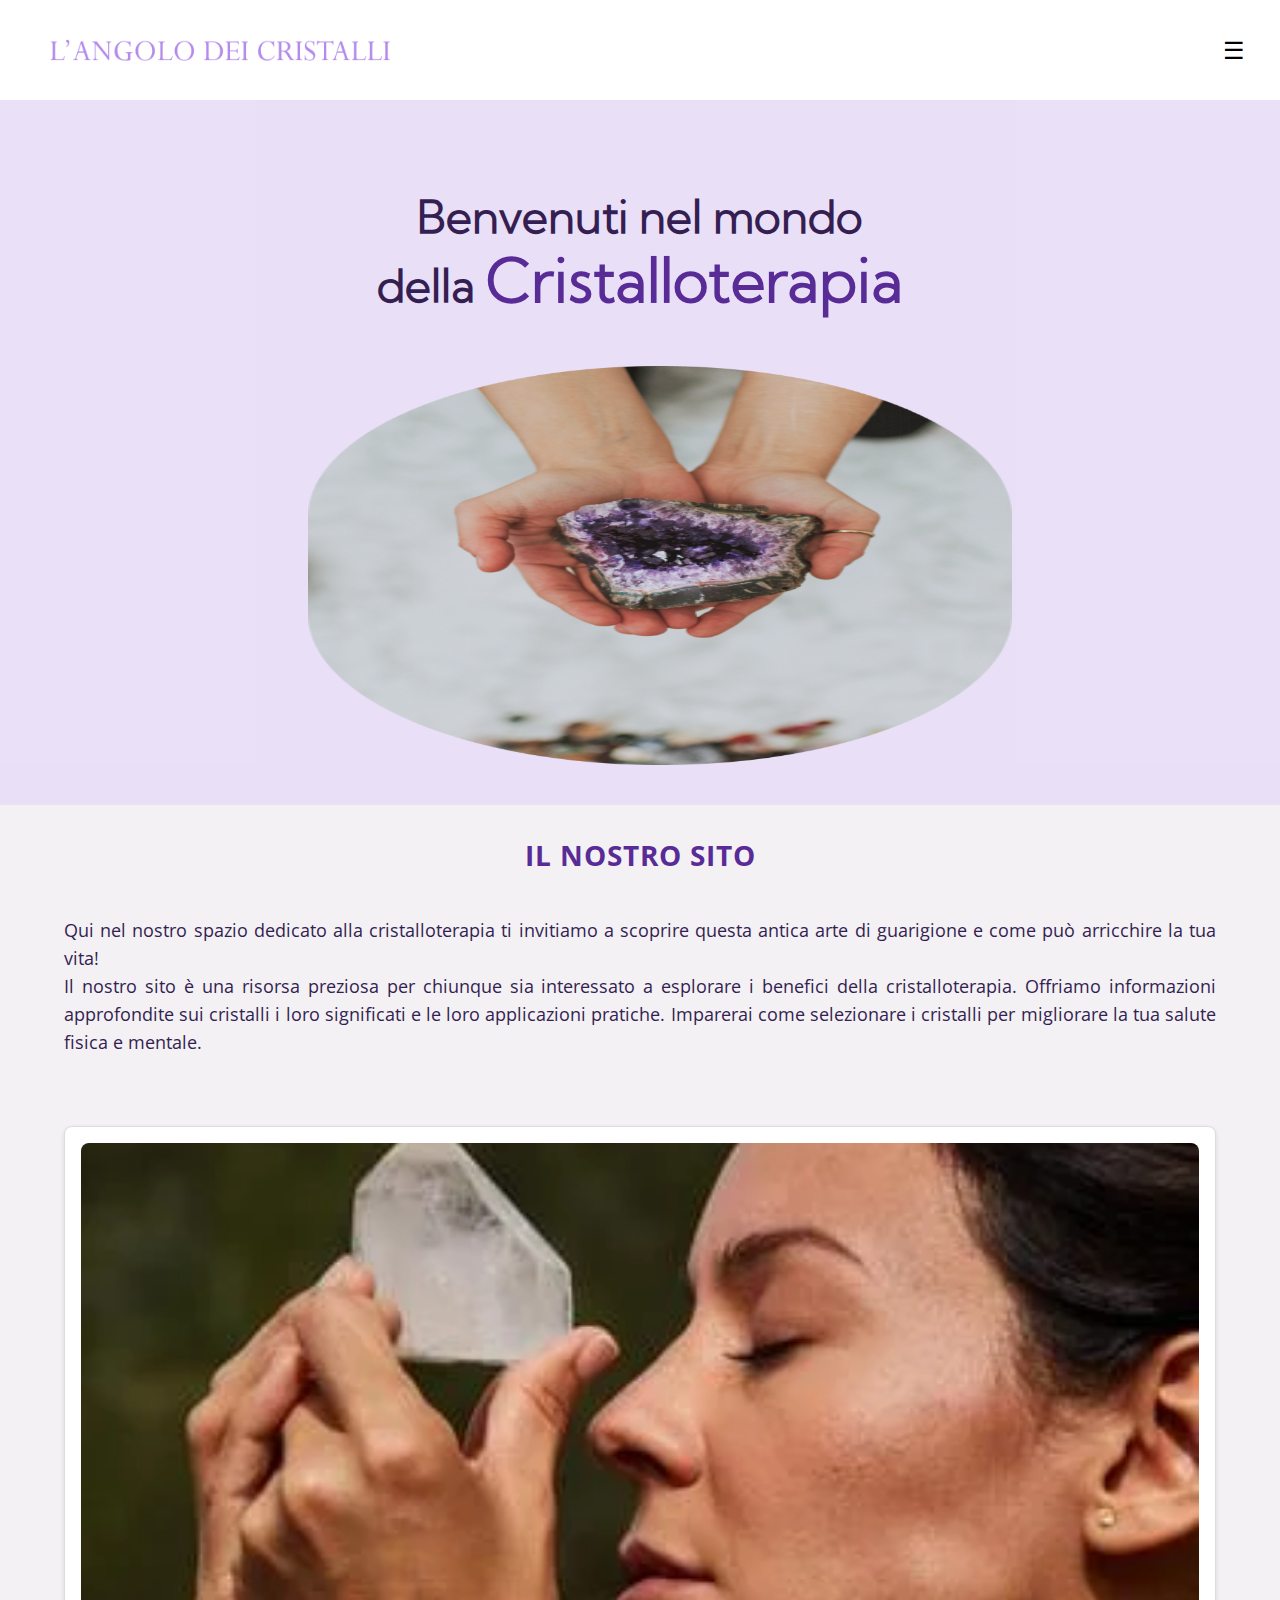
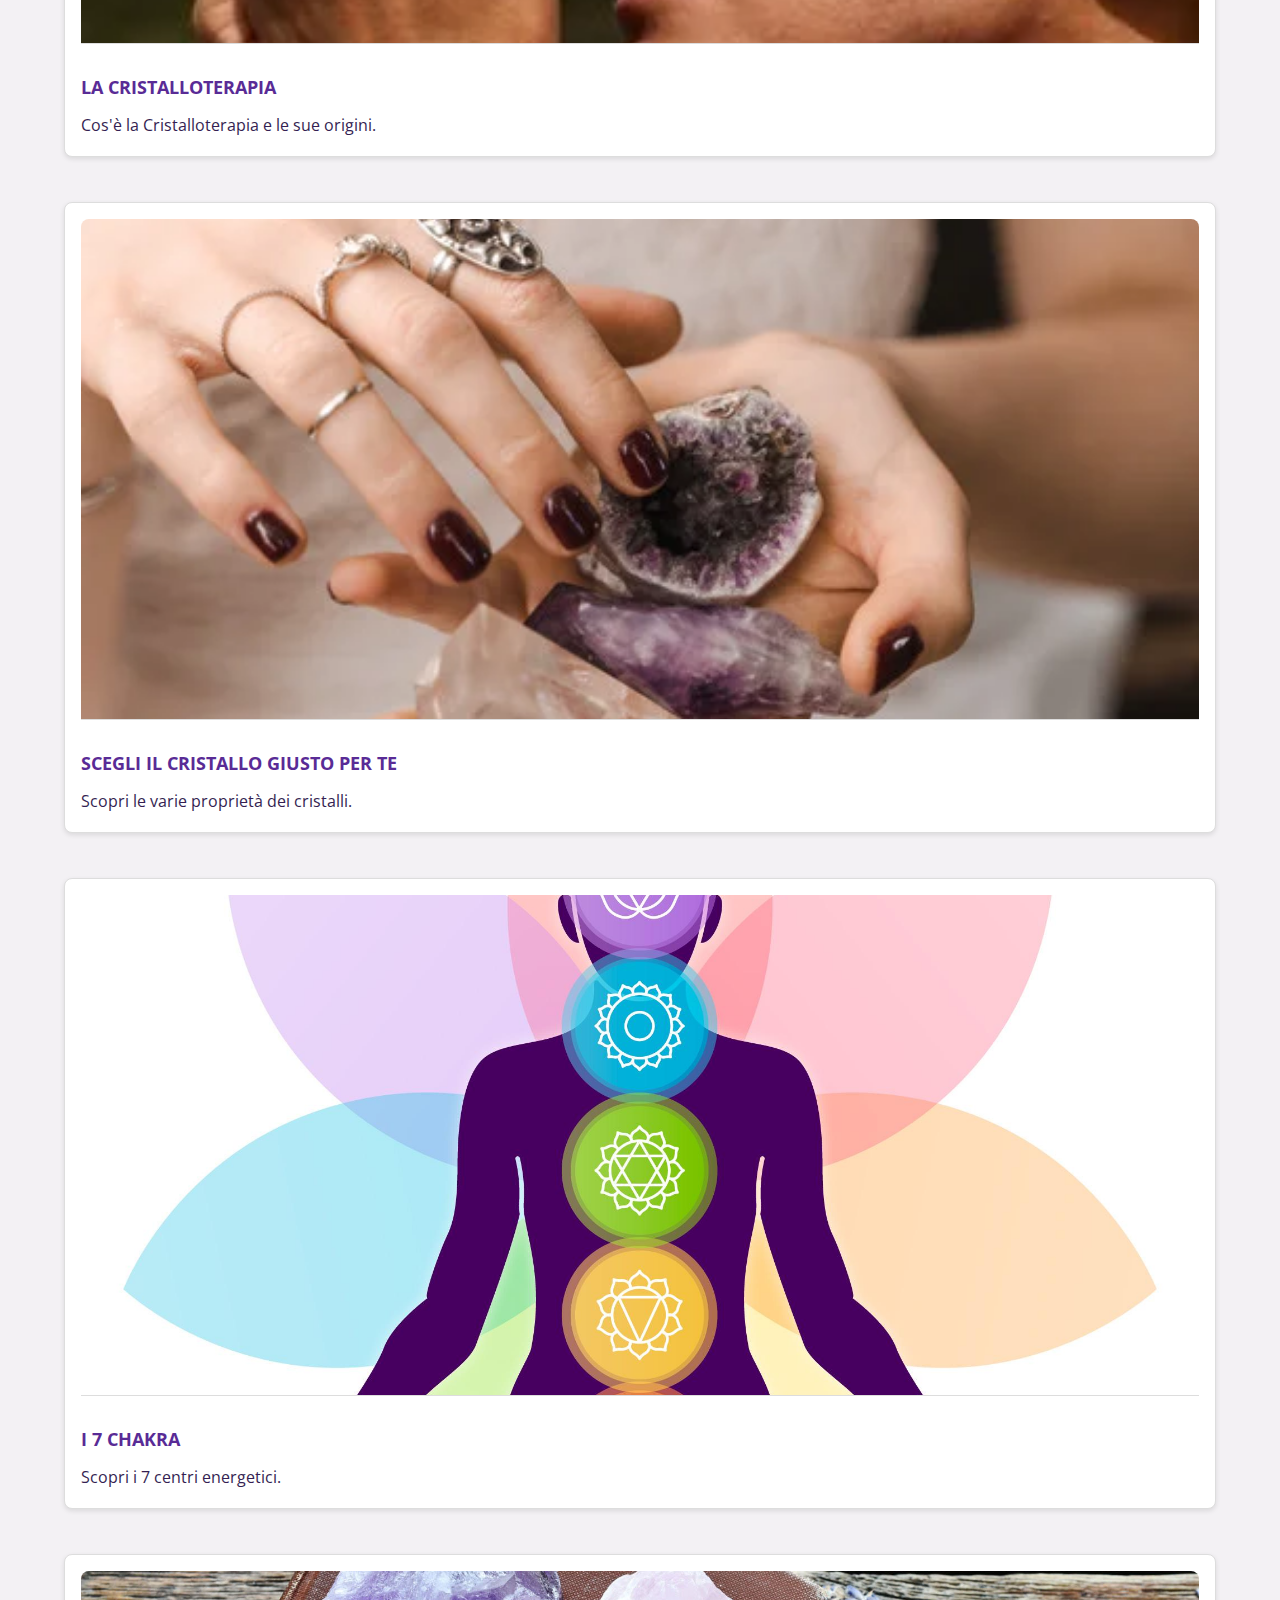
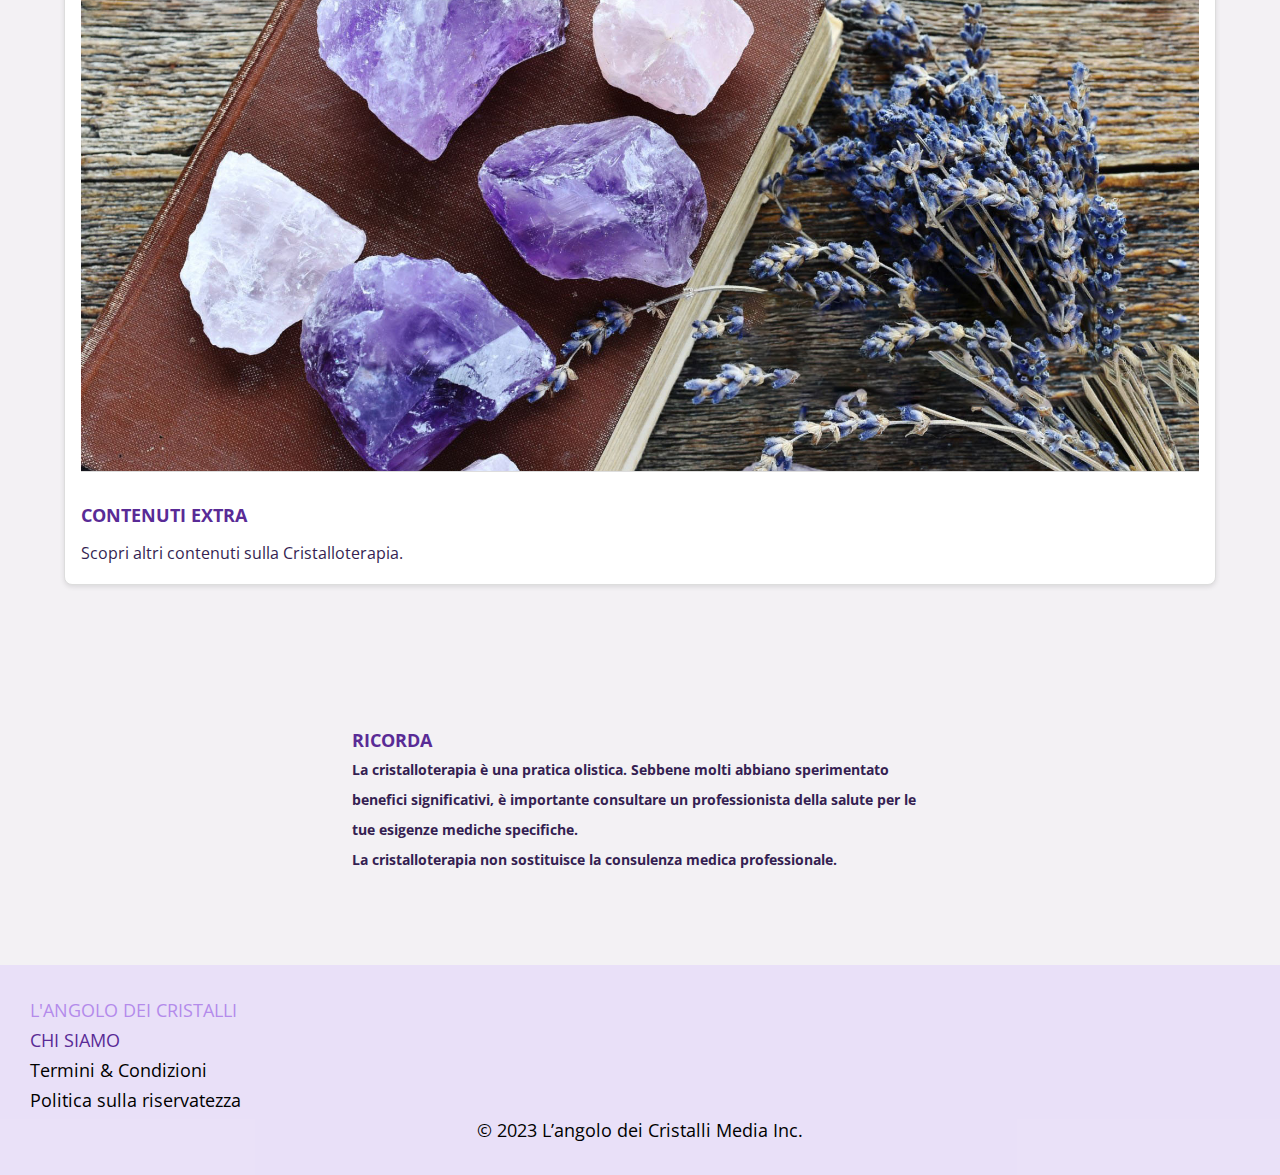
<file: index.html>
<html>
    <head>
        <link rel="preconnect" href="https://fonts.googleapis.com">
<link rel="preconnect" href="https://fonts.gstatic.com" crossorigin>
<link href="https://fonts.googleapis.com/css2?family=Open+Sans:ital,wght@0,300..800;1,300..800&display=swap" rel="stylesheet">
        <title>L'ANGOLO DEI CRISTALLI</title>
        <link rel="stylesheet" href="index.css">
    </head>
<body>




    <header class="nav">
        <div id="logo">
            <a href="index.html"><img src="img/angolodeicristalli.png" alt="Logo"></a>
        </div>
        <input type="checkbox" id="menu-toggle">
        <label for="menu-toggle" class="menu-icon">&#9776;</label>
        <ul class="nav-links">
            <li><a href="cristp.html">Cristalloterapia</a></li>
            <li><a href="I-cristalli.html">Cristalli</a></li>
            <li><a href="i-sette-chakra.html">I 7 Chakra</a></li>
            <li><a href="extra.html">Extra</a></li>
        </ul>
    </header>







    <div class="header"> 
        
        <h1 id="header-title">Benvenuti nel mondo <br>della <a id="cris">Cristalloterapia</a></h1>
    
        <img src="img/Rectangle 33.png" alt="Cristallo mano">
    </div>

    <div class="sect-1">
        <div class="sect-1-p1"><br>
            <h1 id="sect-1-p1-title" >IL NOSTRO SITO</h1><br><br>
            <p id="sect-1-p1-text">
                Qui nel nostro spazio dedicato alla cristalloterapia ti invitiamo a scoprire questa antica arte di guarigione e come
             può arricchire la tua vita!<br>
                Il nostro sito è una risorsa preziosa per chiunque sia interessato a esplorare i benefici della cristalloterapia.
                Offriamo informazioni approfondite sui cristalli i loro significati e le loro applicazioni pratiche.
                Imparerai come selezionare i cristalli per migliorare la tua salute fisica e mentale.
            </p>
        </div>

        </div>
        <div class="container">
            <div class="card">
                <a href="cristp.html" target="_blank"><img src="riq imgs/im1.webp" alt="riq1"></a>
                <h2>LA CRISTALLOTERAPIA</h2>
                <p>Cos'è la Cristalloterapia e le sue origini.</p>
            </div>
             
            <div class="card">
                <a href="I-cristalli.html" target="_blank"><img src="riq imgs/im3.webp" alt="riq1"></a>
                <h2>SCEGLI IL CRISTALLO GIUSTO PER TE</h2>
                <p>Scopri le varie proprietà dei cristalli.</p>
            </div>
            <div class="card">
                <a href="i-sette-chakra.html" target="_blank"><img src="riq imgs/im4.jpg" alt="riq1"></a>
                 <h2>I 7 CHAKRA</h2>
                <p>Scopri i 7 centri energetici.</p>
            </div>
            <div class="card">
                <a href="extra.html" target="_blank"><img src="riq imgs/img5.jpg" alt="riq1"></a>
                <h2>CONTENUTI EXTRA</h2>
                <p>Scopri altri contenuti sulla Cristalloterapia.</p>
            </div>
            
        </div>

    <div class="last-sect">
            <div id="last-one">
                    <h3>RICORDA</h3>
                    <p><b>La cristalloterapia è una pratica olistica.
                        Sebbene molti abbiano sperimentato benefici significativi, è importante
                        consultare un professionista della salute per le tue esigenze mediche specifiche.<br>
                        La cristalloterapia non sostituisce la consulenza medica professionale.</b></p>
            </div>
    </div>
    <footer>
        <p style= color:#B48BEB;>L'ANGOLO DEI CRISTALLI</p>
        <p><a href="chi-siamo.html" target="_blank" style="text-decoration: none; color: #592B96;">CHI SIAMO</a></p>
        <p>Termini & Condizioni</p>  
        <p>Politica sulla riservatezza</p>

           <div class="copyright">
            <p>© 2023 L’angolo dei Cristalli Media Inc.</p>
          
        </div>
    </footer>
        
</body>
</html>
</file>
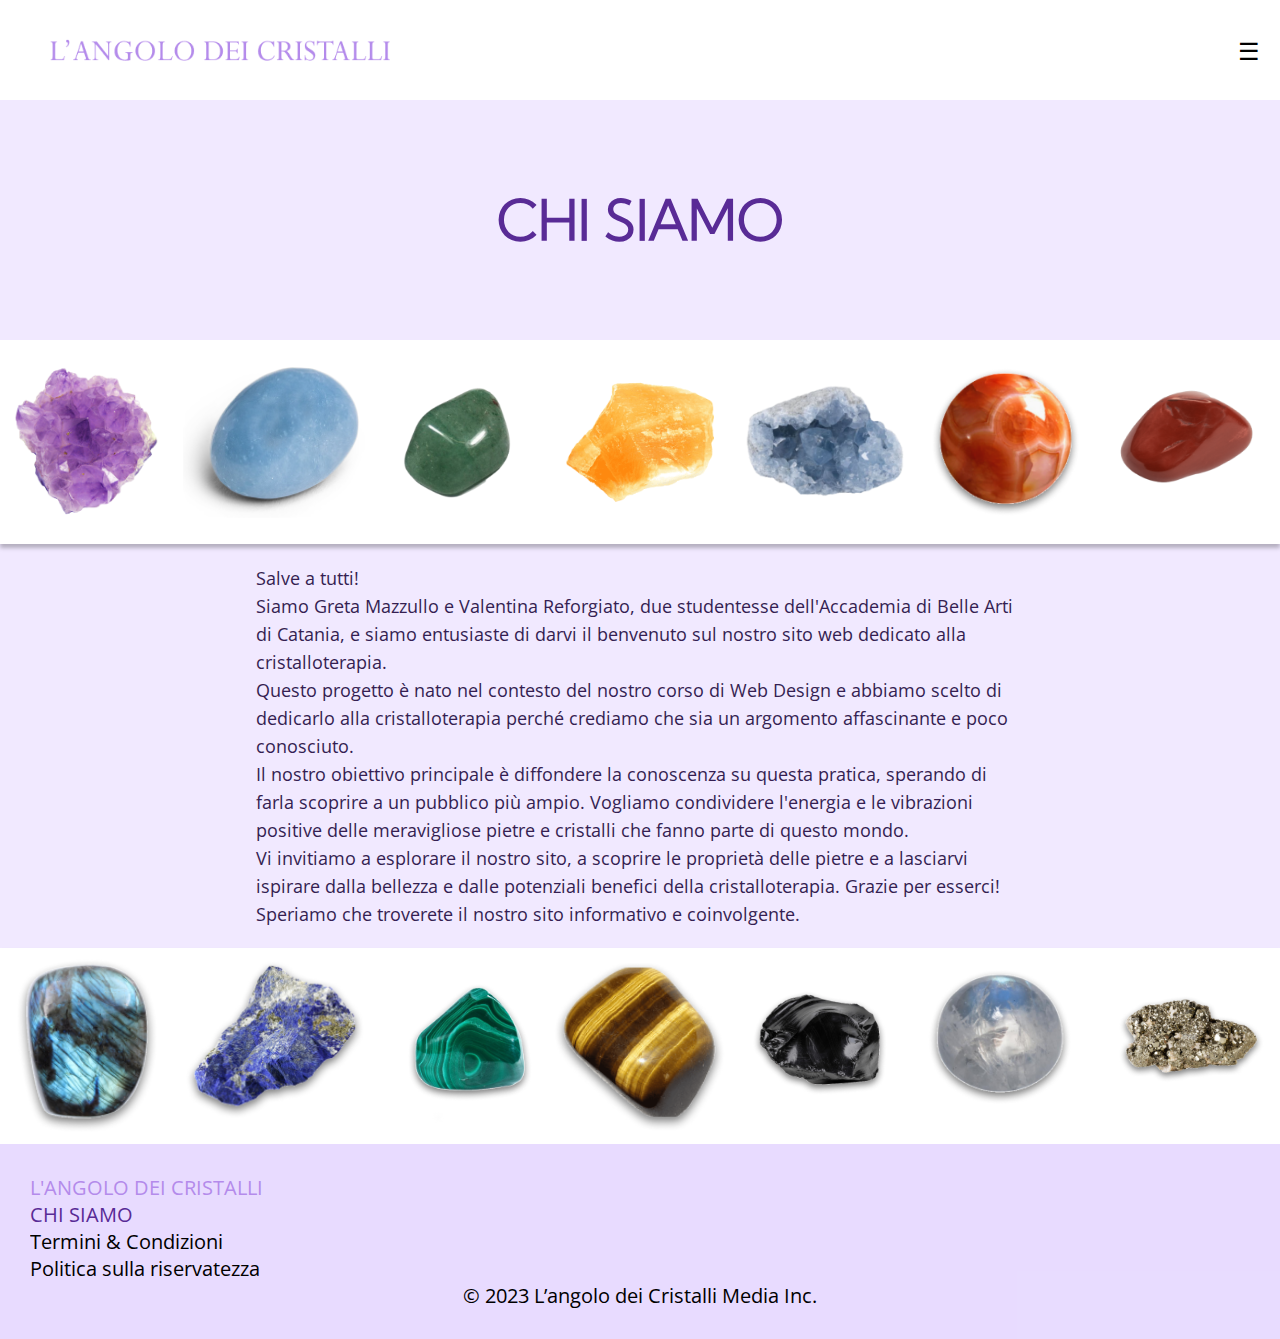
<file: chi-siamo.html>
<!DOCTYPE html>
<html lang="en">
<head>
    <meta charset="UTF-8">
    <meta name="viewport" content="width=device-width, initial-scale=1.0">
    <title>L'ANGOLO DEI CRISTALLI</title>
    <link rel="stylesheet" href="stile-chi-siamo.css">
</head>
<body>

    <header class="nav">
            <a href="index.html" id="logo"><img src="img/angolodeicristalli.png" alt="Logo"></a>
        <input class="menu-toggle" type="checkbox" id="menu-toggle">
        <label class="menu-icon" for="menu-toggle">&#9776;</label>
        <ul class="nav-links">
            <li><a href="cristp.html">Cristalloterapia</a></li>
            <li><a href="I-cristalli.html">Cristalli</a></li>
            <li><a href="i-sette-chakra.html">I 7 Chakra</a></li>
            <li><a href="extra.html">Extra</a></li>
        </ul>
    </header>





    
    <section class="hero">
    <h1>CHI SIAMO</h1>
     </section>
     <main>
        <div class="headerimg">
            <img src="img-chi-siamo/sopra1.png" alt="">
            <img src="img-chi-siamo/sopra2.png" alt="">
            <img src="img-chi-siamo/sopra3.png" alt="">
            <img src="img-chi-siamo/sopra4.png" alt="">
            <img src="img-chi-siamo/sopra5.png" alt="">
            <img src="img-chi-siamo/sopra6.png" alt="">
            <img src="img-chi-siamo/sopra7.png" alt="">
            </div>

            <div class="testo">
            <p>
                Salve a tutti! <br>
                Siamo Greta Mazzullo e Valentina Reforgiato, due studentesse dell'Accademia di Belle Arti di Catania,
                e siamo entusiaste di darvi il benvenuto sul nostro sito web dedicato alla cristalloterapia. <br>
                Questo progetto è nato nel contesto del nostro corso di Web Design e abbiamo scelto di dedicarlo
                alla cristalloterapia perché crediamo che sia un argomento affascinante e poco conosciuto. <br>
                Il nostro obiettivo principale è diffondere la conoscenza su questa pratica,
                sperando di farla scoprire a un pubblico più ampio. Vogliamo condividere l'energia e le vibrazioni
                positive delle meravigliose pietre e cristalli che fanno parte di questo mondo. <br>
                Vi invitiamo a esplorare il nostro sito, a scoprire le proprietà delle pietre e a lasciarvi ispirare 
                dalla bellezza e dalle potenziali benefici della cristalloterapia. Grazie per esserci!
                Speriamo che troverete il nostro sito informativo e coinvolgente.
            </p>
            </div>

            <div class="headerimg">
                <img src="img-chi-siamo/sotto1.png" alt="">
                <img src="img-chi-siamo/sotto2.png" alt="">
                <img src="img-chi-siamo/sotto3.png" alt="">
                <img src="img-chi-siamo/sotto4.png" alt="">
                <img src="img-chi-siamo/sotto5.png" alt="">
                <img src="img-chi-siamo/sotto6.png" alt="">
                <img src="img-chi-siamo/sotto7.png" alt="">
                </div>
     </main>
     <footer>
        <p style= color:#B48BEB;>L'ANGOLO DEI CRISTALLI</p>
        <p><a href="chi-siamo.html" target="_blank" style="text-decoration: none; color: #592B96;">CHI SIAMO</a></p>
        <p>Termini & Condizioni</p>  
        <p>Politica sulla riservatezza</p>

           <div class="copyright">
            <p>© 2023 L’angolo dei Cristalli Media Inc.</p>
          
        </div>
    </footer>
    
</body>
</html>
</file>
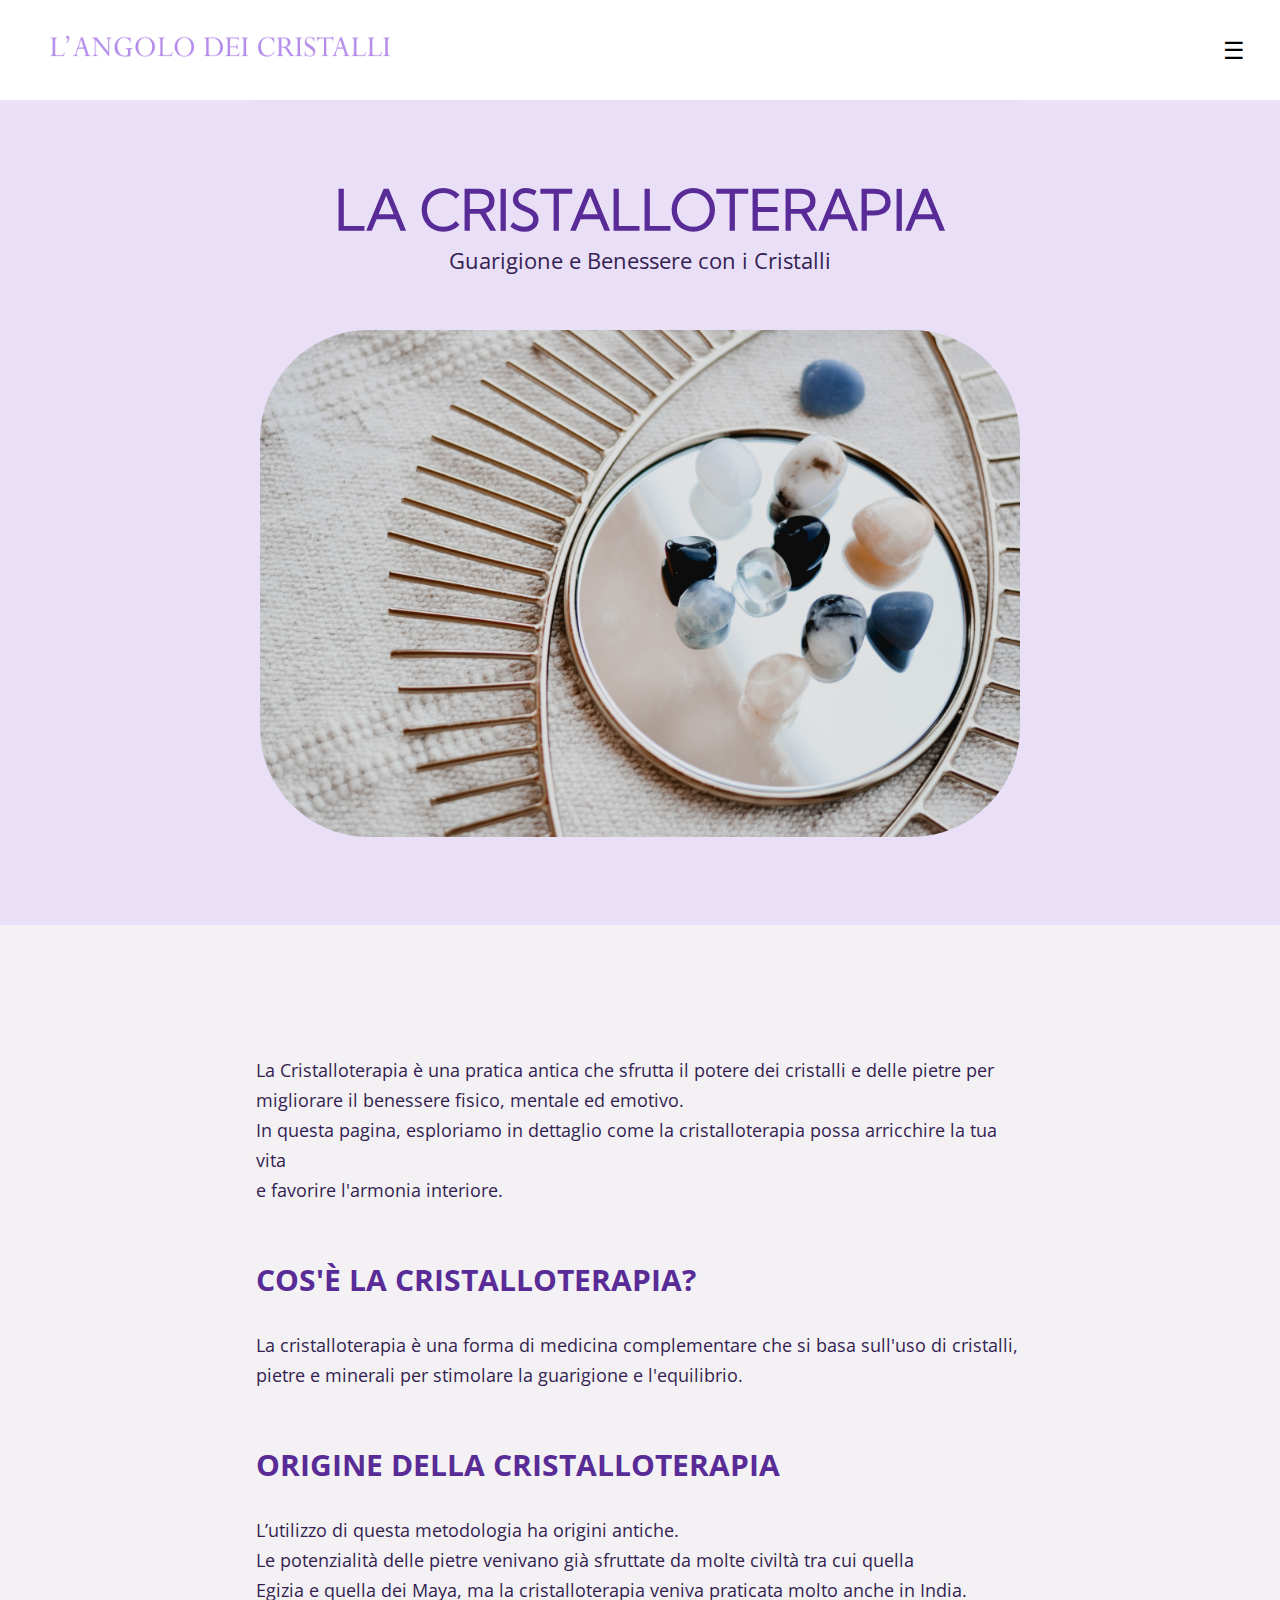
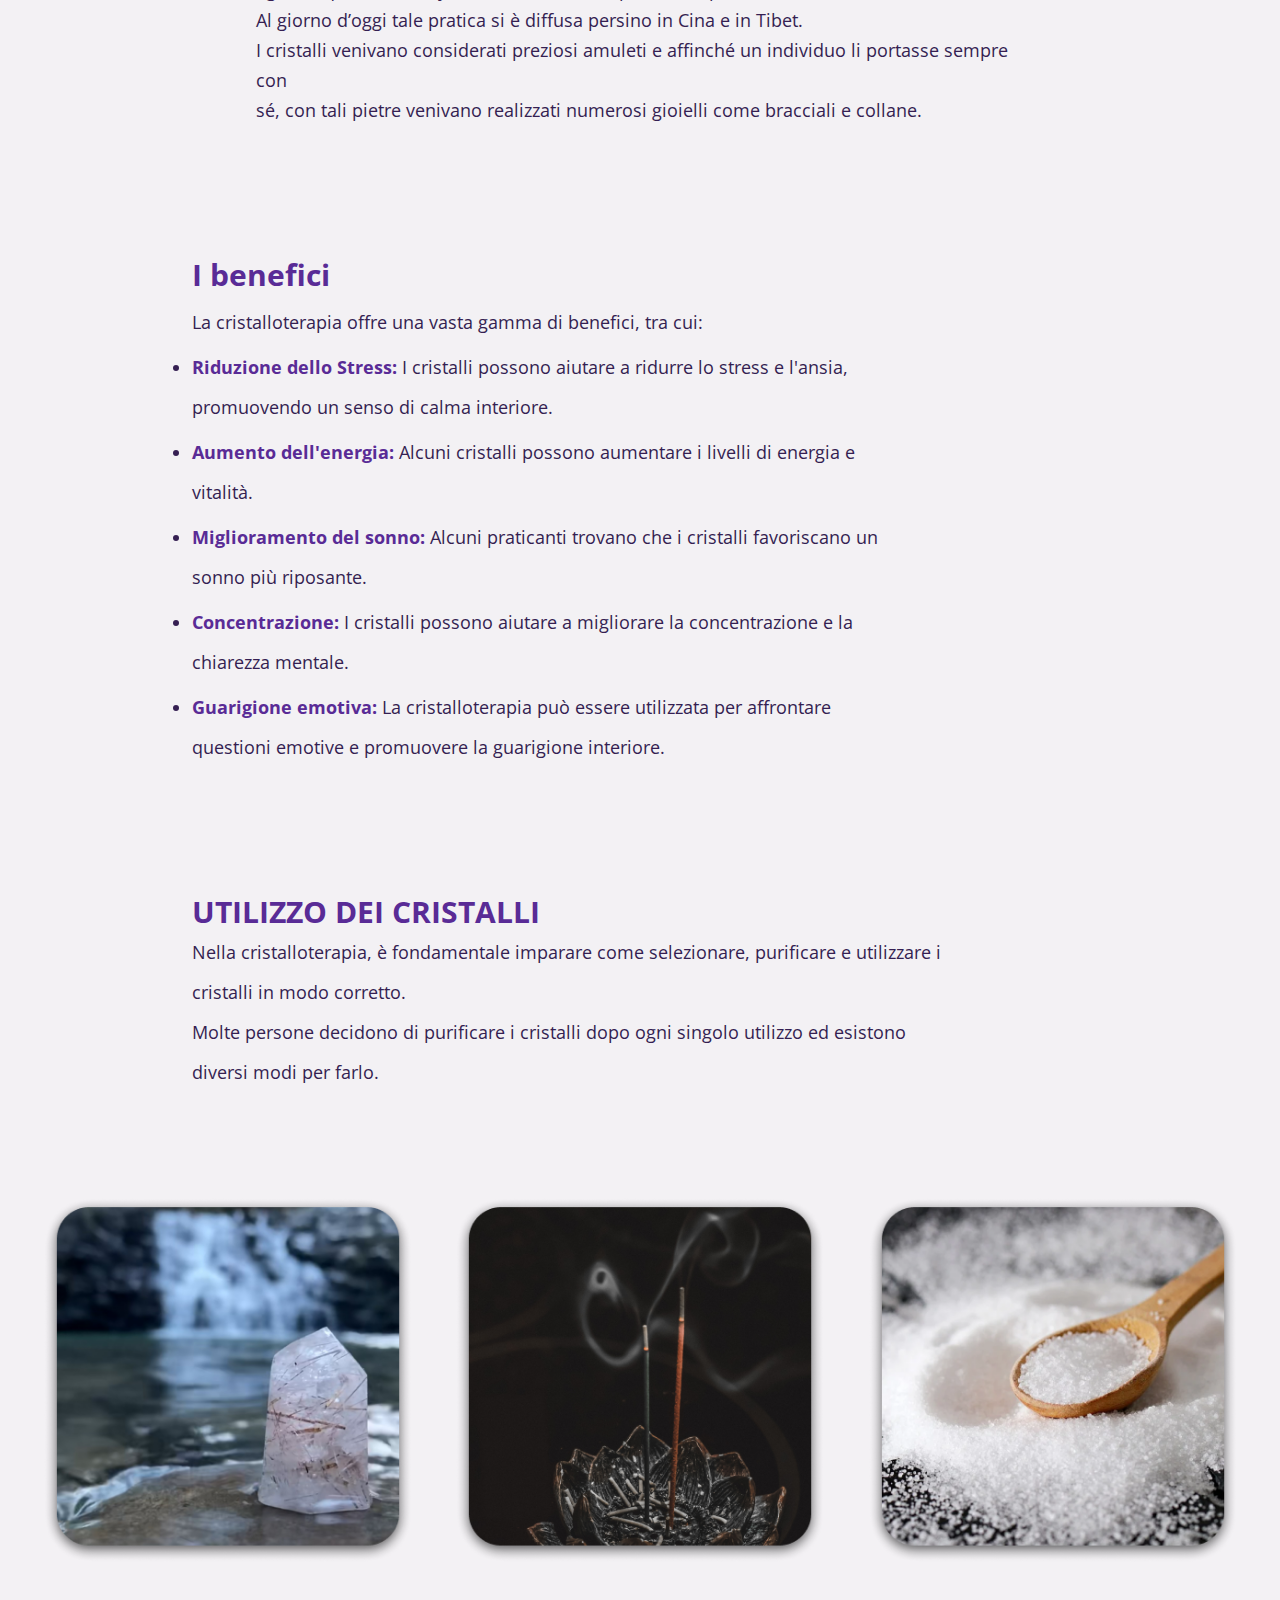
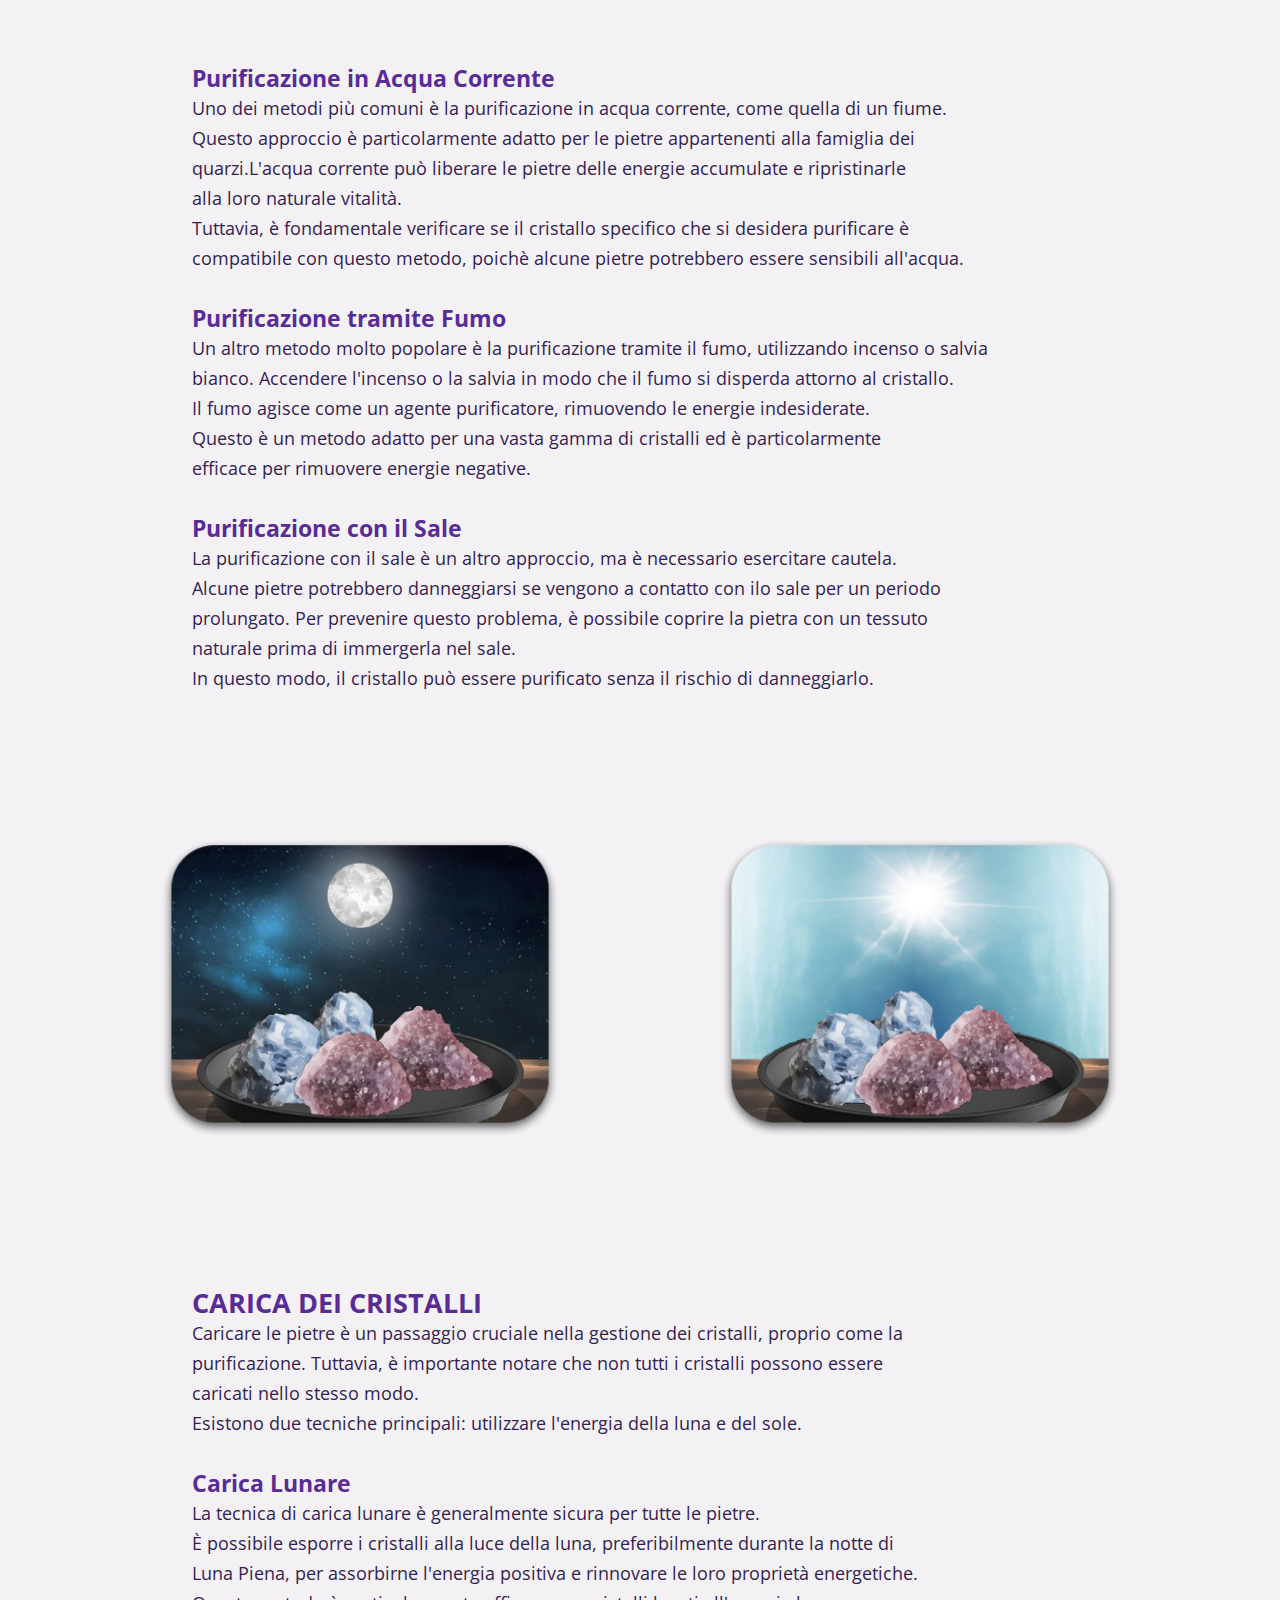
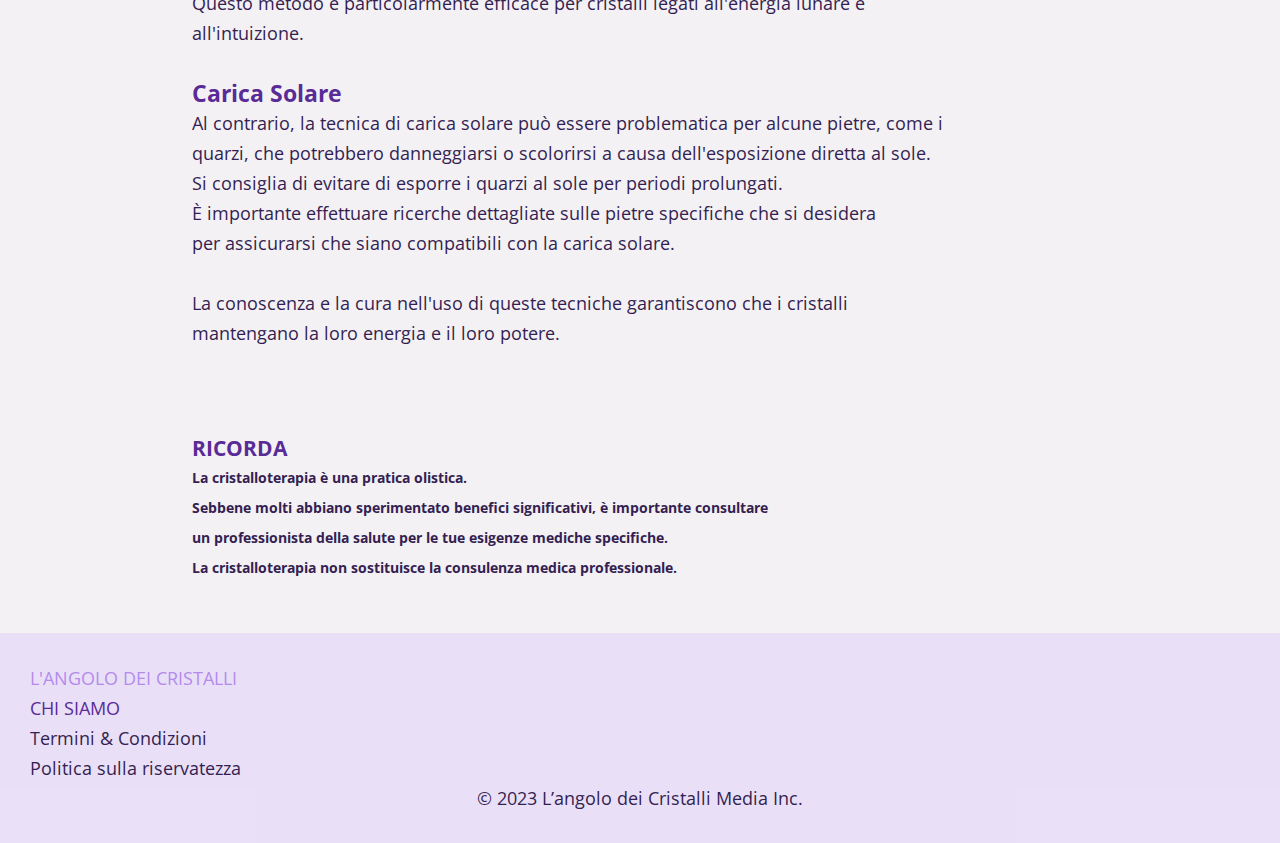
<file: cristp.html>
<!DOCTYPE html>
<html>
    <head>
        <title>L'ANGOLO DEI CRISTALLI</title>
        <link rel="stylesheet" href="crisptpstyle.css">
    </head>
<body>






    <header class="nav">
        <div id="logo">
            <a href="index.html"><img src="img/angolodeicristalli.png" alt="Logo"></a>
        </div>
        <input type="checkbox" id="menu-toggle">
        <label for="menu-toggle" class="menu-icon">&#9776;</label>
        <ul class="nav-links">
            <li><a href="I-cristalli.html">Cristalli</a></li>
            <li><a href="i-sette-chakra.html">I 7 Chakra</a></li>
            <li><a href="extra.html">Extra</a></li>
        </ul>
    </header>




<div class="header"> 
    <div class="header-title">
        <h1>LA CRISTALLOTERAPIA</h1>
    <p>Guarigione e Benessere con i Cristalli</p>
</div>
        <div class="header-image">
            <img src="img/cristpic.jpg" alt=" img1">
        </div>
</div>

<div class="sect-1">
    <div class="sect-1-items">
        <p> La Cristalloterapia è una pratica antica che sfrutta il potere dei cristalli e delle pietre per<br>
             migliorare il benessere fisico, mentale ed emotivo.<br> 
            In questa pagina, esploriamo in dettaglio come la cristalloterapia possa arricchire la tua vita<br>
             e favorire l'armonia interiore.</p>
        <br><br>
       
             <h2>COS'È LA CRISTALLOTERAPIA?</h2>
                <p>La cristalloterapia è una forma di medicina complementare che si basa sull'uso di cristalli,<br>
                 pietre e minerali per stimolare la guarigione e l'equilibrio. </p>
            <br><br>
                    <h2>ORIGINE DELLA CRISTALLOTERAPIA</h2>
                        <p>L’utilizzo di questa metodologia ha origini antiche.<br> 
                Le potenzialità delle pietre venivano già sfruttate da molte civiltà tra cui quella<br>
                 Egizia e quella dei Maya, ma la cristalloterapia veniva praticata molto anche in India.<br> 
                Al giorno d’oggi tale pratica si è diffusa persino in Cina e in Tibet.<br>
                I cristalli venivano considerati preziosi amuleti e affinché un individuo li portasse sempre con<br>
                 sé, con tali pietre venivano realizzati numerosi gioielli come bracciali e collane.</p>
        </div>
</div>
    <div class="sect-2">
                <div class="riquadrosp"></div>
    </div>
        <div class="sect-3">
            <div class="sect-3-items">
                <h2 style="padding-bottom: 7px;">I benefici</h2>
                <ul>
                    <li style=" list-style-type: none; padding-left:0; padding-bottom: 5px;">La cristalloterapia offre una vasta gamma di benefici, tra cui:
                        <li><span style="font-size: 18px; color:#592B96;font-weight: bold;">Riduzione dello Stress:</span> I cristalli possono aiutare a ridurre lo stress e l'ansia,<br>
                            promuovendo un senso di calma interiore.
                        </li>
                            <li><span style="font-size: 18px; color:#592B96;font-weight: bold">Aumento dell'energia:</span> Alcuni cristalli possono aumentare i livelli di energia e<br> vitalità.
                            </li>
                                <li><span style="font-size: 18px; color:#592B96;font-weight: bold">Miglioramento del sonno:</span> Alcuni praticanti trovano che i cristalli favoriscano un<br>
                                     sonno più riposante.
                                </li>            
                                    <li><span style="font-size: 18px; color:#592B96;font-weight: bold">Concentrazione:</span>  I cristalli possono aiutare a migliorare la concentrazione e la <br>
                                        chiarezza mentale.
                                    </li>                                    
                                        <li><span style="font-size: 18px; color:#592B96;font-weight: bold">Guarigione emotiva:</span>  La cristalloterapia può essere utilizzata per affrontare <br>
                                            questioni emotive e promuovere la guarigione interiore.
                                        </li>
    <br><br><br>
        <h2> UTILIZZO DEI CRISTALLI</h2>
            <li style="list-style-type: none;">
                Nella cristalloterapia, è fondamentale imparare come selezionare, purificare e utilizzare i<br>
                cristalli in modo corretto.<br>
                Molte persone decidono di purificare i cristalli dopo ogni singolo utilizzo ed esistono<br>
                diversi modi per farlo. 
            </li>
                </ul>
            </div>
        </div>

    <div class="images-sect">
        <img src="crispimages/img1_of_3.png">
        <img src="crispimages/img2_of_3.png">
        <img src="crispimages/img3_of_3.png">
    </div>

<div class="sect-4">
    <div class=" sect-4-items">
        <ul style=" list-style-type: none; padding-left:0; padding-bottom: 5px;">
    <li style="font-size: 23px; color:#592B96;font-weight: bold">Purificazione in Acqua Corrente</li>
        <li style="  color: #351F52;">Uno dei metodi più comuni è la purificazione in acqua corrente, come quella di un fiume.<br>
            Questo approccio è particolarmente adatto per le pietre appartenenti alla famiglia dei<br>
            quarzi.L'acqua corrente può liberare le pietre delle energie accumulate e ripristinarle<br> alla loro
            naturale vitalità.<br>
            Tuttavia, è fondamentale verificare se il cristallo specifico che si desidera purificare è<br>
            compatibile con questo metodo, poichè alcune pietre potrebbero essere sensibili
            all'acqua.

            <br><br>
        </li>

    <li style="font-size: 23px; color:#592B96;font-weight: bold">Purificazione tramite Fumo</li>
        <li style="  color: #351F52;">
            Un altro metodo molto popolare è la purificazione tramite il fumo, utilizzando incenso o salvia<br>
            bianco. Accendere l'incenso o la salvia in modo che il fumo si disperda attorno al cristallo.<br>
            Il fumo agisce come un agente purificatore, rimuovendo le energie indesiderate.<br>
            Questo è un metodo adatto per una vasta gamma di cristalli ed è particolarmente<br>
            efficace per rimuovere energie negative.

            <br><br>
        </li>

    <li style="font-size: 23px; color:#592B96;font-weight: bold">Purificazione con il Sale</li>
        <li style="  color: #351F52;">
            La purificazione con il sale è un altro approccio, ma è necessario esercitare cautela.<br>
            Alcune pietre potrebbero danneggiarsi se vengono a contatto con ilo sale per un periodo<br>
            prolungato. Per prevenire questo problema, è possibile coprire la pietra con un tessuto<br>
            naturale prima di immergerla nel sale.<br>
            In questo modo, il cristallo può essere purificato senza il rischio di danneggiarlo.
        </li>
    </ul>

        </div>
</div>

    <div class="image2-sect">
      <img src="crispimages/luna 1.png" alt="">
      <img src="crispimages/lunaa 1.png" alt="">
    </div>

 <div class="sect-5">

    <div class="sect-5-items">
        <ul style=" list-style-type: none; padding-left:0; padding-bottom: 5px;">
    <li style="font-size: 27px; color:#592B96;font-weight: bold"> CARICA DEI CRISTALLI </li>
         <li style="  color: #351F52;"> Caricare le pietre è un passaggio cruciale nella gestione dei cristalli, proprio come la <br> purificazione. 
            Tuttavia, è importante notare che non tutti i cristalli possono essere <br> caricati nello stesso modo. <br>
            Esistono due tecniche principali: utilizzare l'energia della luna e del sole.
    
            <br><br>
        </li>
        
    
        <li style="font-size: 23px; color:#592B96;font-weight: bold"> Carica Lunare </li>
         <li style="  color: #351F52;">La tecnica di carica lunare è generalmente sicura per tutte le pietre. <br>
            È possibile esporre i cristalli alla luce della luna, preferibilmente durante la notte di <br> Luna 
            Piena, per assorbirne l'energia positiva e rinnovare le loro proprietà energetiche. <br>
            Questo metodo è particolarmente efficace per cristalli legati all'energia lunare e <br> all'intuizione.
    
            <br><br>
    
        <li style="font-size: 23px; color:#592B96;font-weight: bold"> Carica Solare </li>
         <li style="  color: #351F52;"> Al contrario, la tecnica di carica solare può essere problematica per alcune pietre, come i <br> 
            quarzi, che potrebbero danneggiarsi o scolorirsi a causa dell'esposizione diretta al sole. <br>
            Si consiglia di evitare di esporre i quarzi al sole per periodi prolungati.<br>
            È importante effettuare ricerche dettagliate sulle pietre specifiche che si desidera <br>
             per assicurarsi che siano compatibili con la carica solare.
             <br>
             <br>
             La conoscenza e la cura nell'uso di queste tecniche garantiscono che i cristalli<br>
             mantengano la loro energia e il loro potere.
    
            <br><br>
        </ul>

    </div> 
 </div>

     <div class="last-sect">
            <div id="last-one">
                    <h3>RICORDA</h3>
                    <p>La cristalloterapia è una pratica olistica.<br>
                        Sebbene molti abbiano sperimentato benefici significativi, è importante consultare<br>
                        un professionista della salute per le tue esigenze mediche specifiche.<br>
                        La cristalloterapia non sostituisce la consulenza medica professionale.</p>
            </div>
         </div>
         
         <footer>
            <p style= color:#B48BEB;>L'ANGOLO DEI CRISTALLI</p>
            <p><a href="chi-siamo.html" target="_blank" style="text-decoration: none; color: #592B96;">CHI SIAMO</a></p>
            <p>Termini & Condizioni</p>  
            <p>Politica sulla riservatezza</p>
    
               <div class="copyright">
                <p>© 2023 L’angolo dei Cristalli Media Inc.</p>
              
            </div>
        </footer>

</body>

</html>
</file>
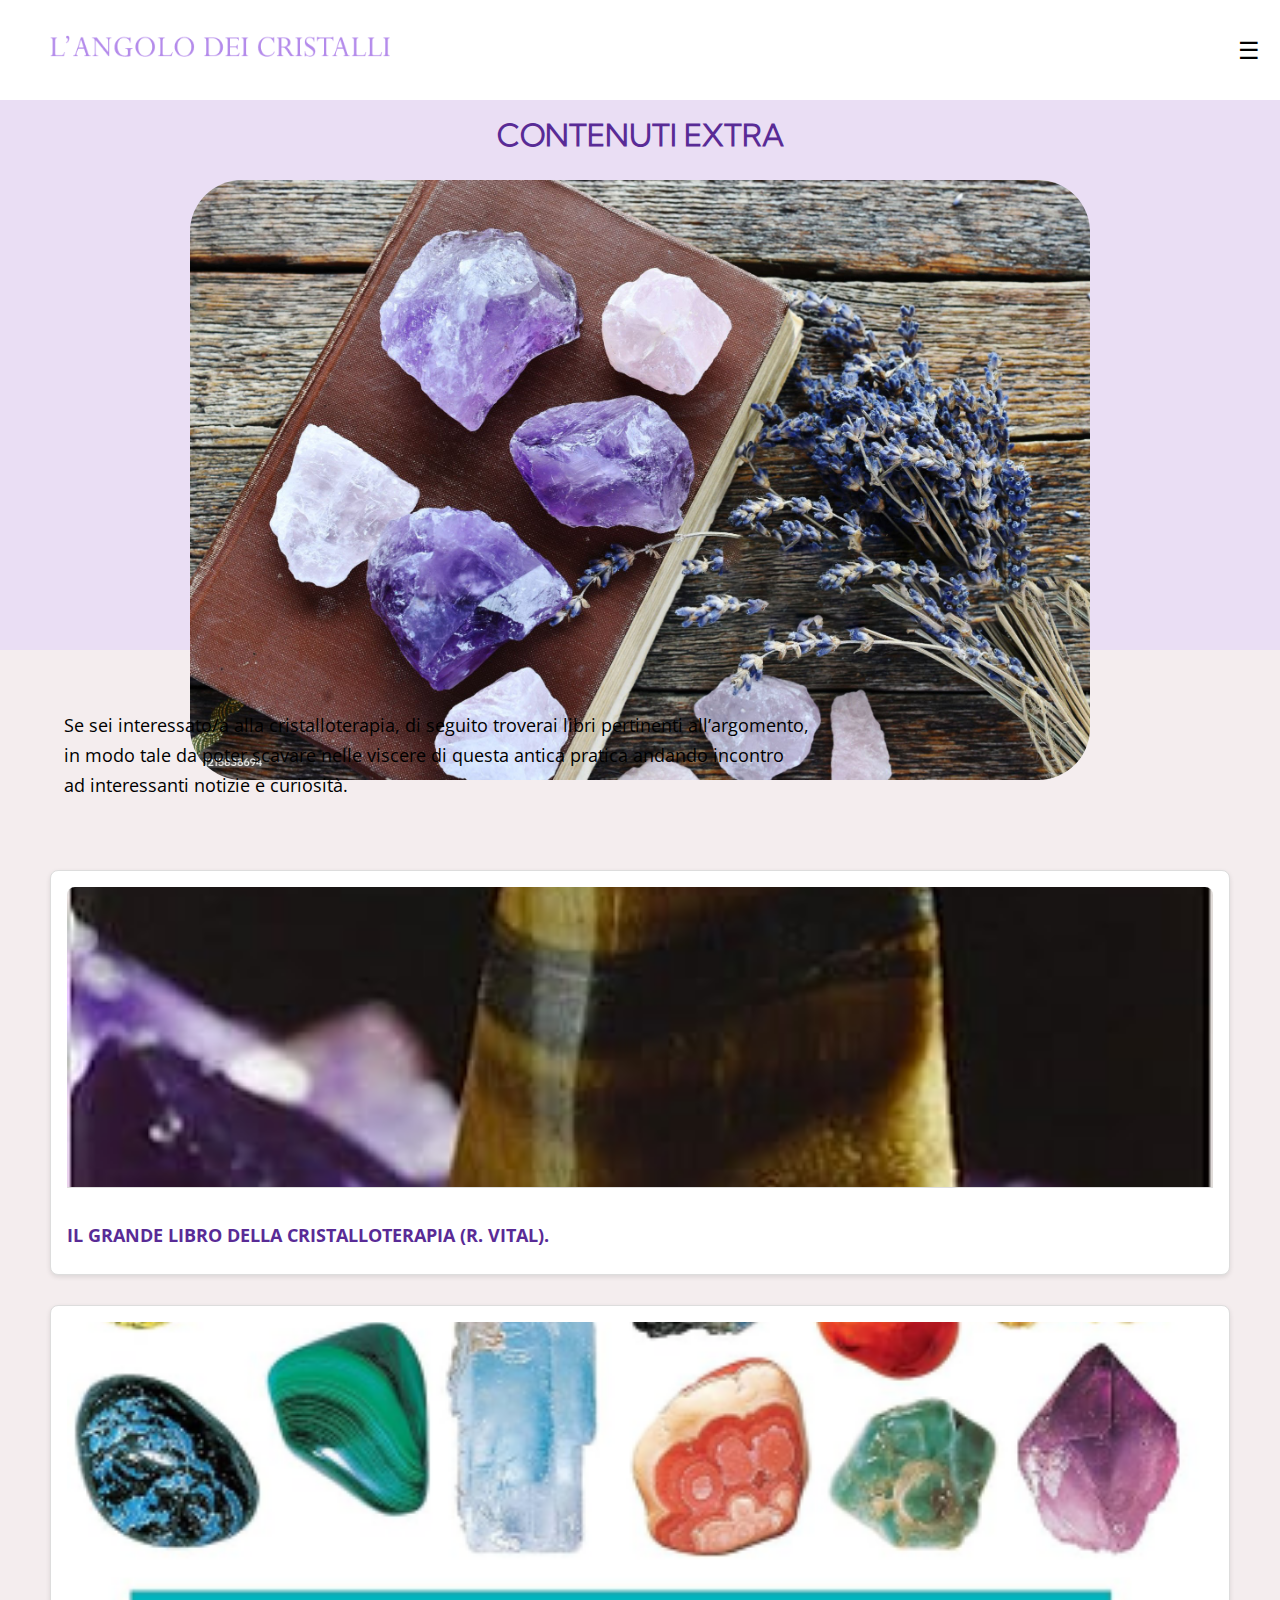
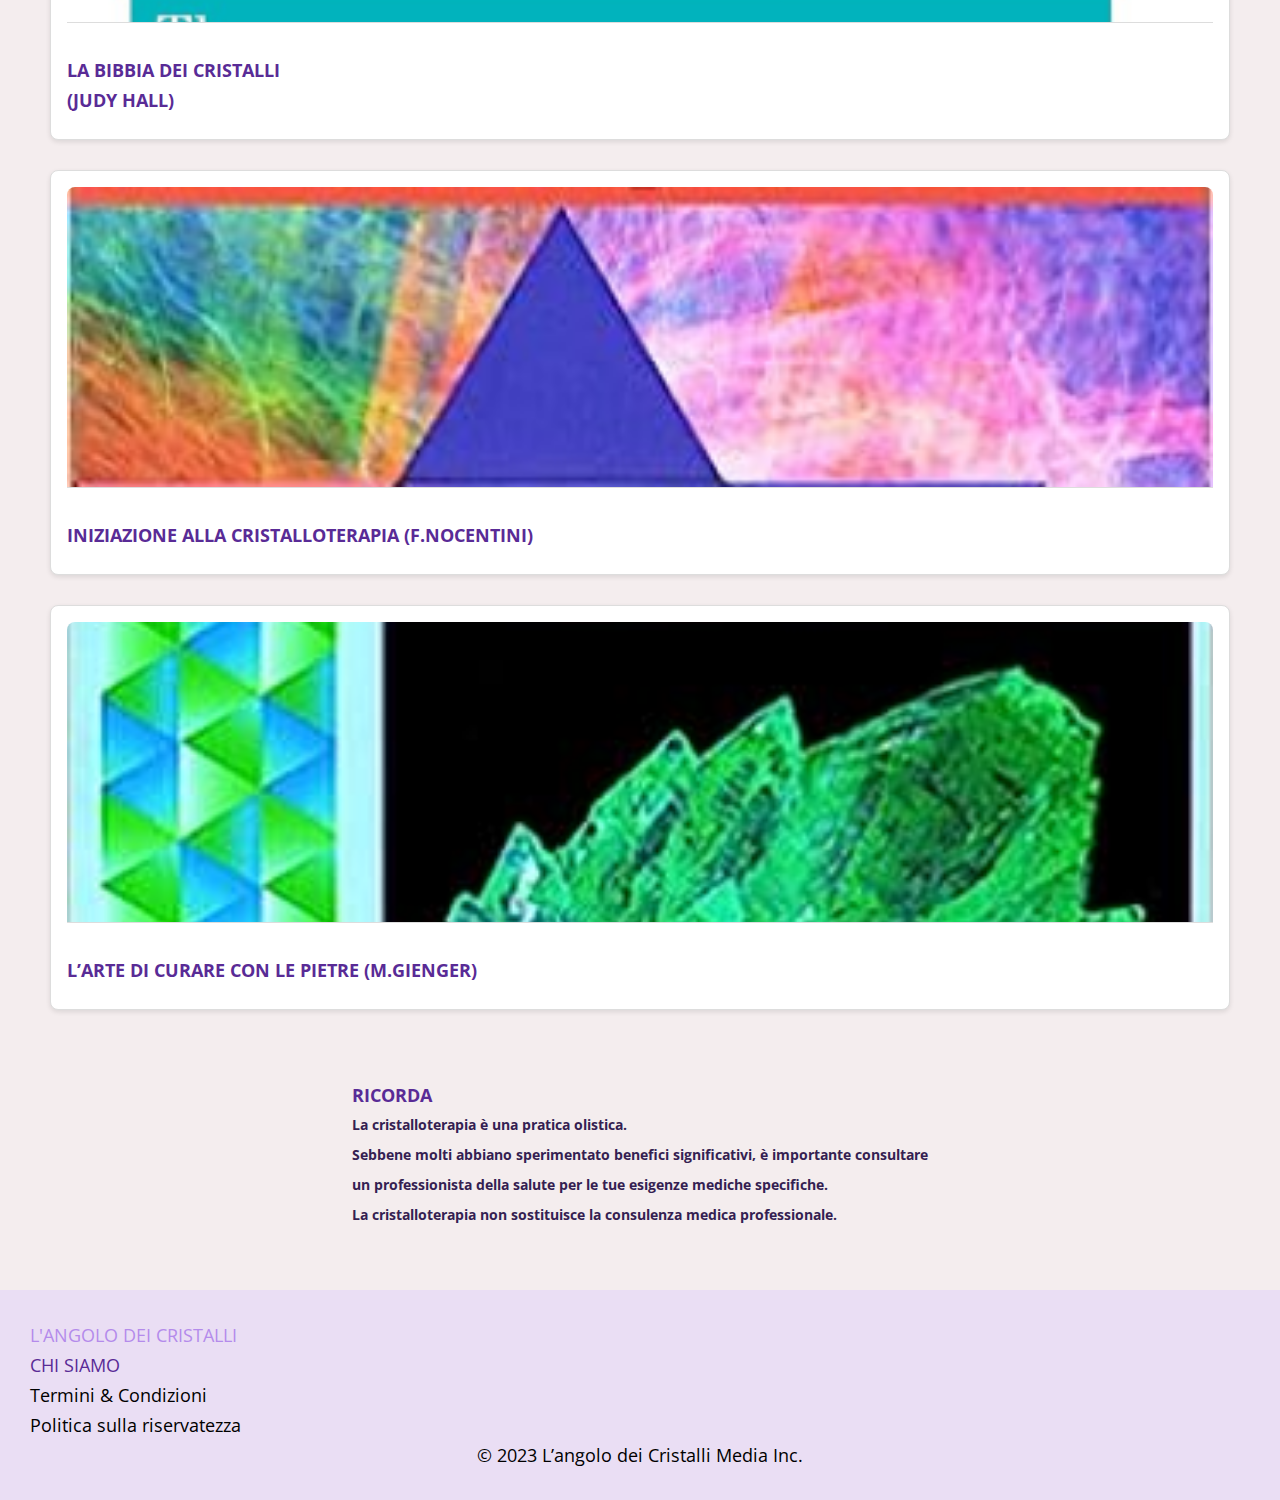
<file: extra.html>
<!DOCTYPE html>
<html lang="en">
<head>
    <meta charset="UTF-8">
    <meta name="viewport" content="width=device-width, initial-scale=1.0">
    <title>L'ANGOLO DEI CRISTALLI</title>
    <link rel="stylesheet" href="stile-extra.css">
</head>
<body>
    
   


    <header class="nav">
        <div id="logo">
            <a href="index.html"><img src="img/angolodeicristalli.png" alt="Logo"></a>
        </div>
        <input type="checkbox" id="menu-toggle">
        <label for="menu-toggle" class="menu-icon">&#9776;</label>
        <ul class="nav-links">
            <li><a href="cristp.html">Cristalloterapia</a></li>
            <li><a href="I-cristalli.html">Cristalli</a></li>
            <li><a href="i-sette-chakra.html">I 7 Chakra</a></li>
        </ul>
    </header>





            <div class="header"> 
                <div class="header-title">
                    <h1>CONTENUTI EXTRA</h1>
            </div>
            <div class="header-image">
                <img src="riq imgs/img5.jpg" alt=" img1">
            </div>
    </div>

<main>
<div class="contenuto">
<p>Se sei interessato/a alla cristalloterapia, di seguito troverai libri pertinenti all’argomento,<br>
in modo tale da poter scavare nelle viscere di questa antica pratica andando incontro <br>ad interessanti notizie e curiosità.</p>

</div>
<div class="container">
    <div class="card">
        <a href="https://www.amazon.it/grande-libro-della-cristalloterapia/dp/8872736978" target="_blank"><img src="img-extra/libro1.png" alt="riq1"></a>
        <h2>IL GRANDE LIBRO DELLA CRISTALLOTERAPIA (R. VITAL).</h2>
    </div>
     
    <div class="card">
        <a href="https://www.amazon.it/Crystal-Bible-Definitive-Guide-Crystals/dp/1841813613" target="_blank"><img src="img-extra/libro2.png" alt="riq1"></a>
        <h2>LA BIBBIA DEI CRISTALLI <BR>(JUDY HALL)</h2>
    </div>
    <div class="card">
        <a href="https://www.amazon.it/Iniziazione-cristalloterapia-Tecniche-energetiche-cristalli/dp/8827213872" target="_blank"><img src="img-extra/libro3.png" alt="riq1"></a>
         <h2>INIZIAZIONE ALLA CRISTALLOTERAPIA (F.NOCENTINI)</h2>
    </div>
    <div class="card">
        <a href="https://www.amazon.it/Larte-curare-pietre-Michael-Gienger/dp/8871830660/ref=sr_1_1?adgrpid=69052537136&dib=eyJ2IjoiMSJ9.[base64].yYsKqjNWsu4Xoy16y2A1n942R0CtLDnqItbphQtU77Y&dib_tag=se&hvadid=341702312090&hvdev=c&hvlocphy=1008279&hvnetw=g&hvqmt=e&hvrand=11809428235823453537&hvtargid=kwd-417339344310&hydadcr=18603_1822691&keywords=arte+di+curare+con+le+pietre&qid=1717765071&sr=8-1" target="_blank"><img src="img-extra/libro4.png" alt="riq1"></a>
        <h2>L’ARTE DI CURARE CON LE PIETRE (M.GIENGER)</h2>
    </div>
</div>


<div class="last-sect">
    <div id="last-one">
            <h3>RICORDA</h3>
            <p>La cristalloterapia è una pratica olistica.<br>
                Sebbene molti abbiano sperimentato benefici significativi, è importante consultare<br>
                un professionista della salute per le tue esigenze mediche specifiche.<br>
                La cristalloterapia non sostituisce la consulenza medica professionale.</p>
    </div>
</div>


</main>
<footer>
    <p style= color:#B48BEB;>L'ANGOLO DEI CRISTALLI</p>
    <p><a href="chi-siamo.html" target="_blank" style="text-decoration: none; color: #592B96;">CHI SIAMO</a></p>
    <p>Termini & Condizioni</p>  
    <p>Politica sulla riservatezza</p>

       <div class="copyright">
        <p>© 2023 L’angolo dei Cristalli Media Inc.</p>
      
    </div>
</footer>


</body>
</html>
</file>
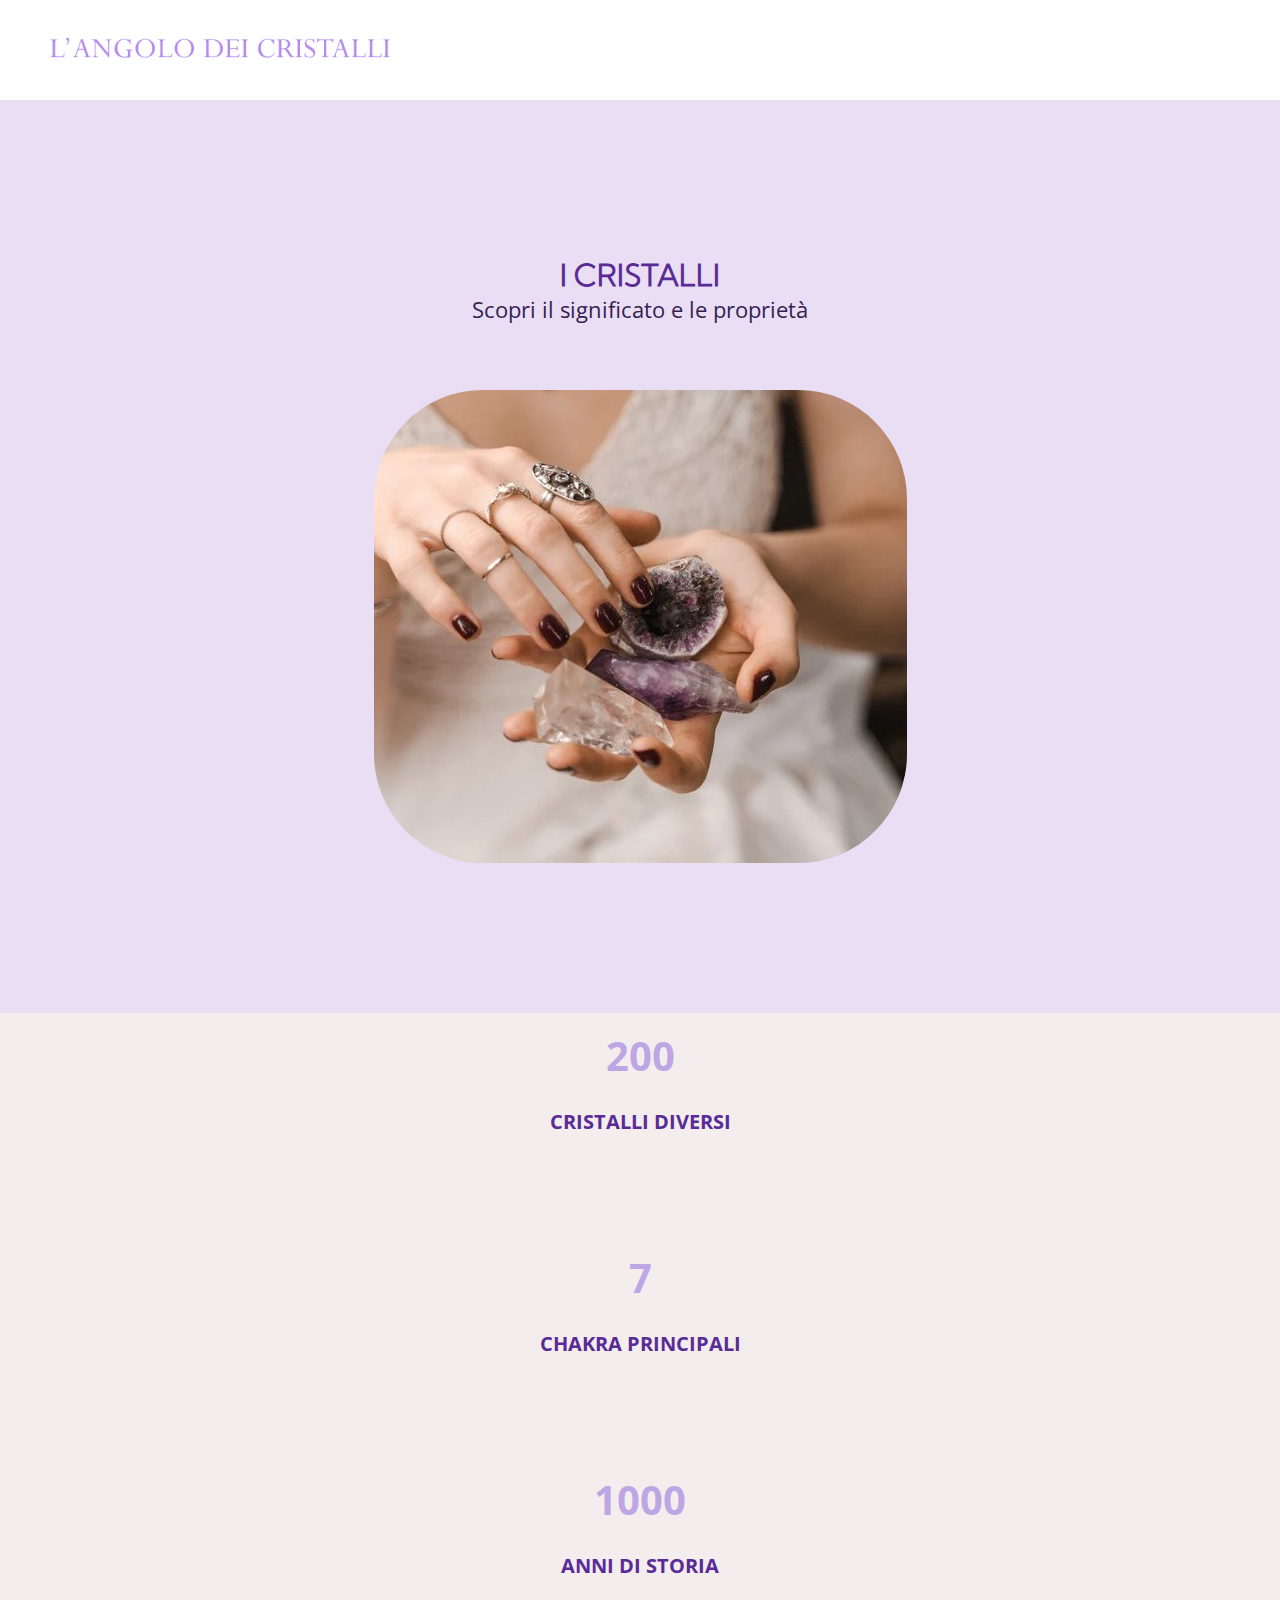
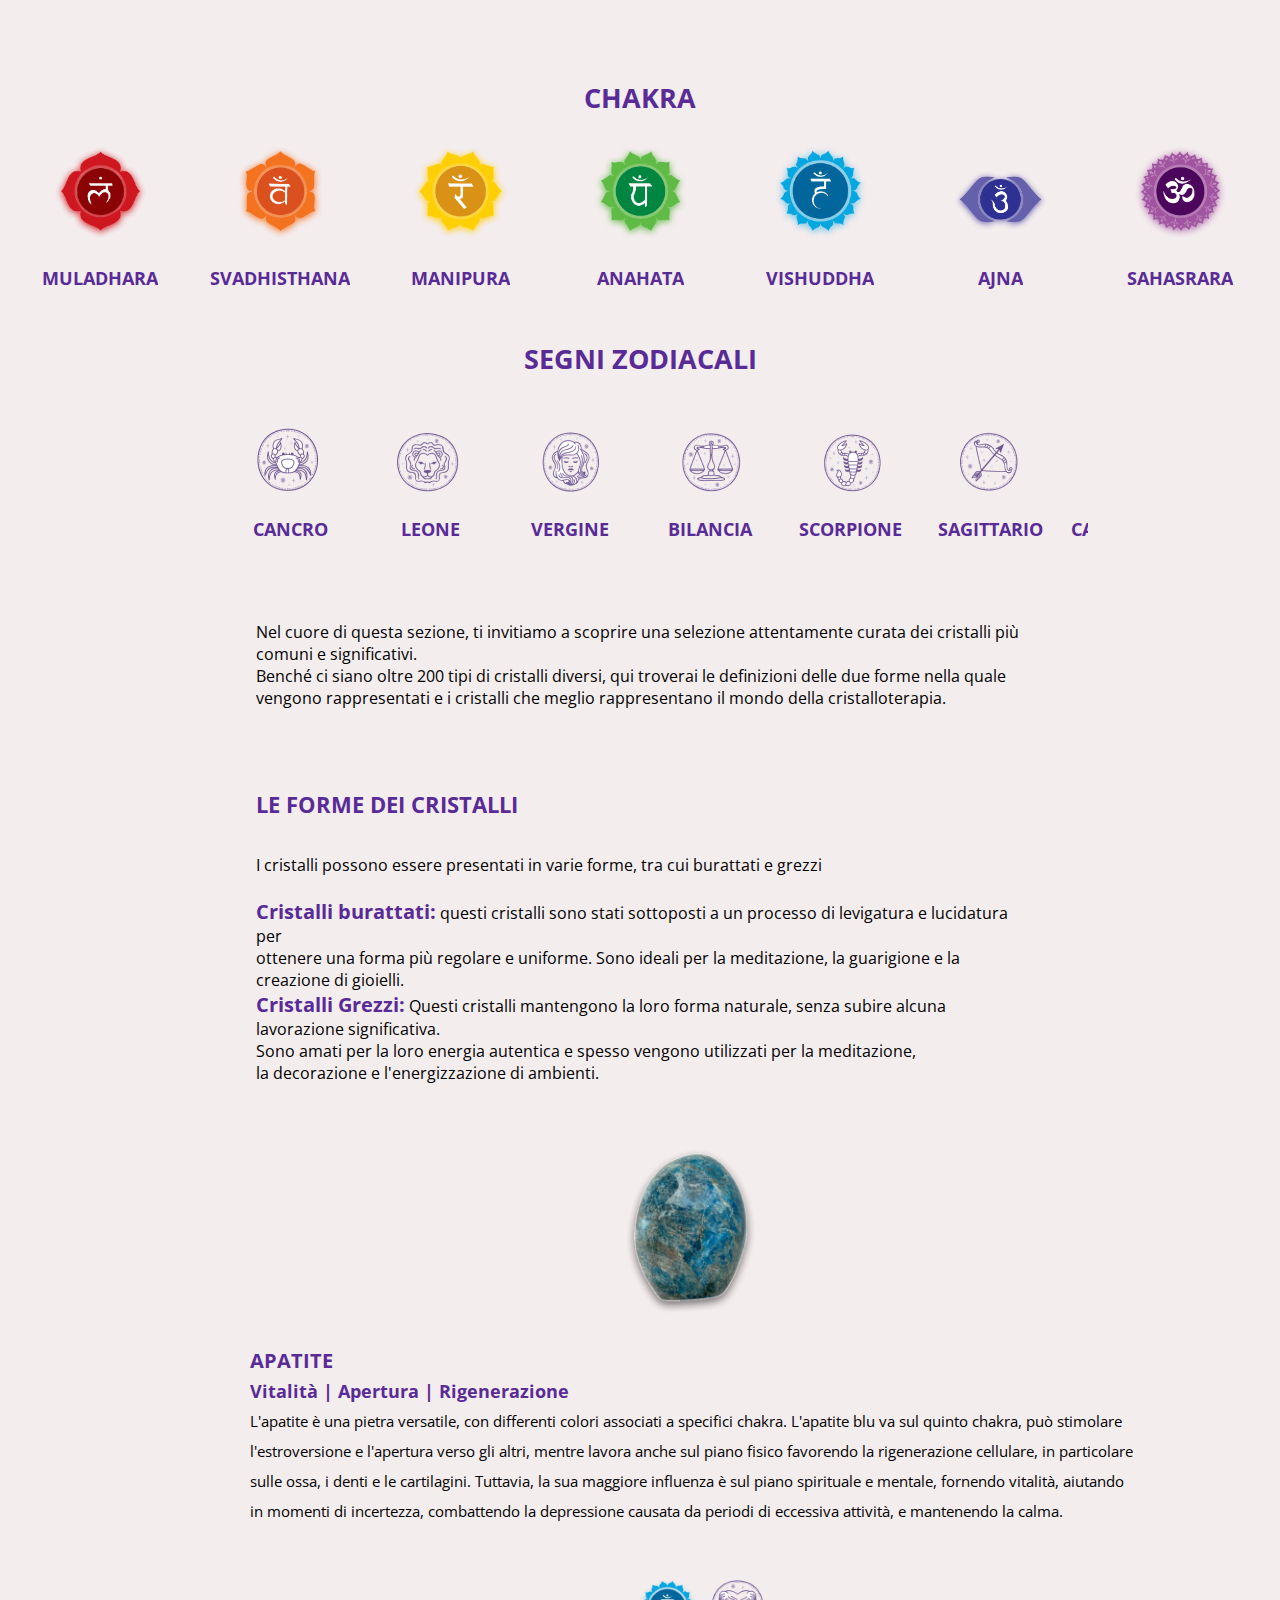
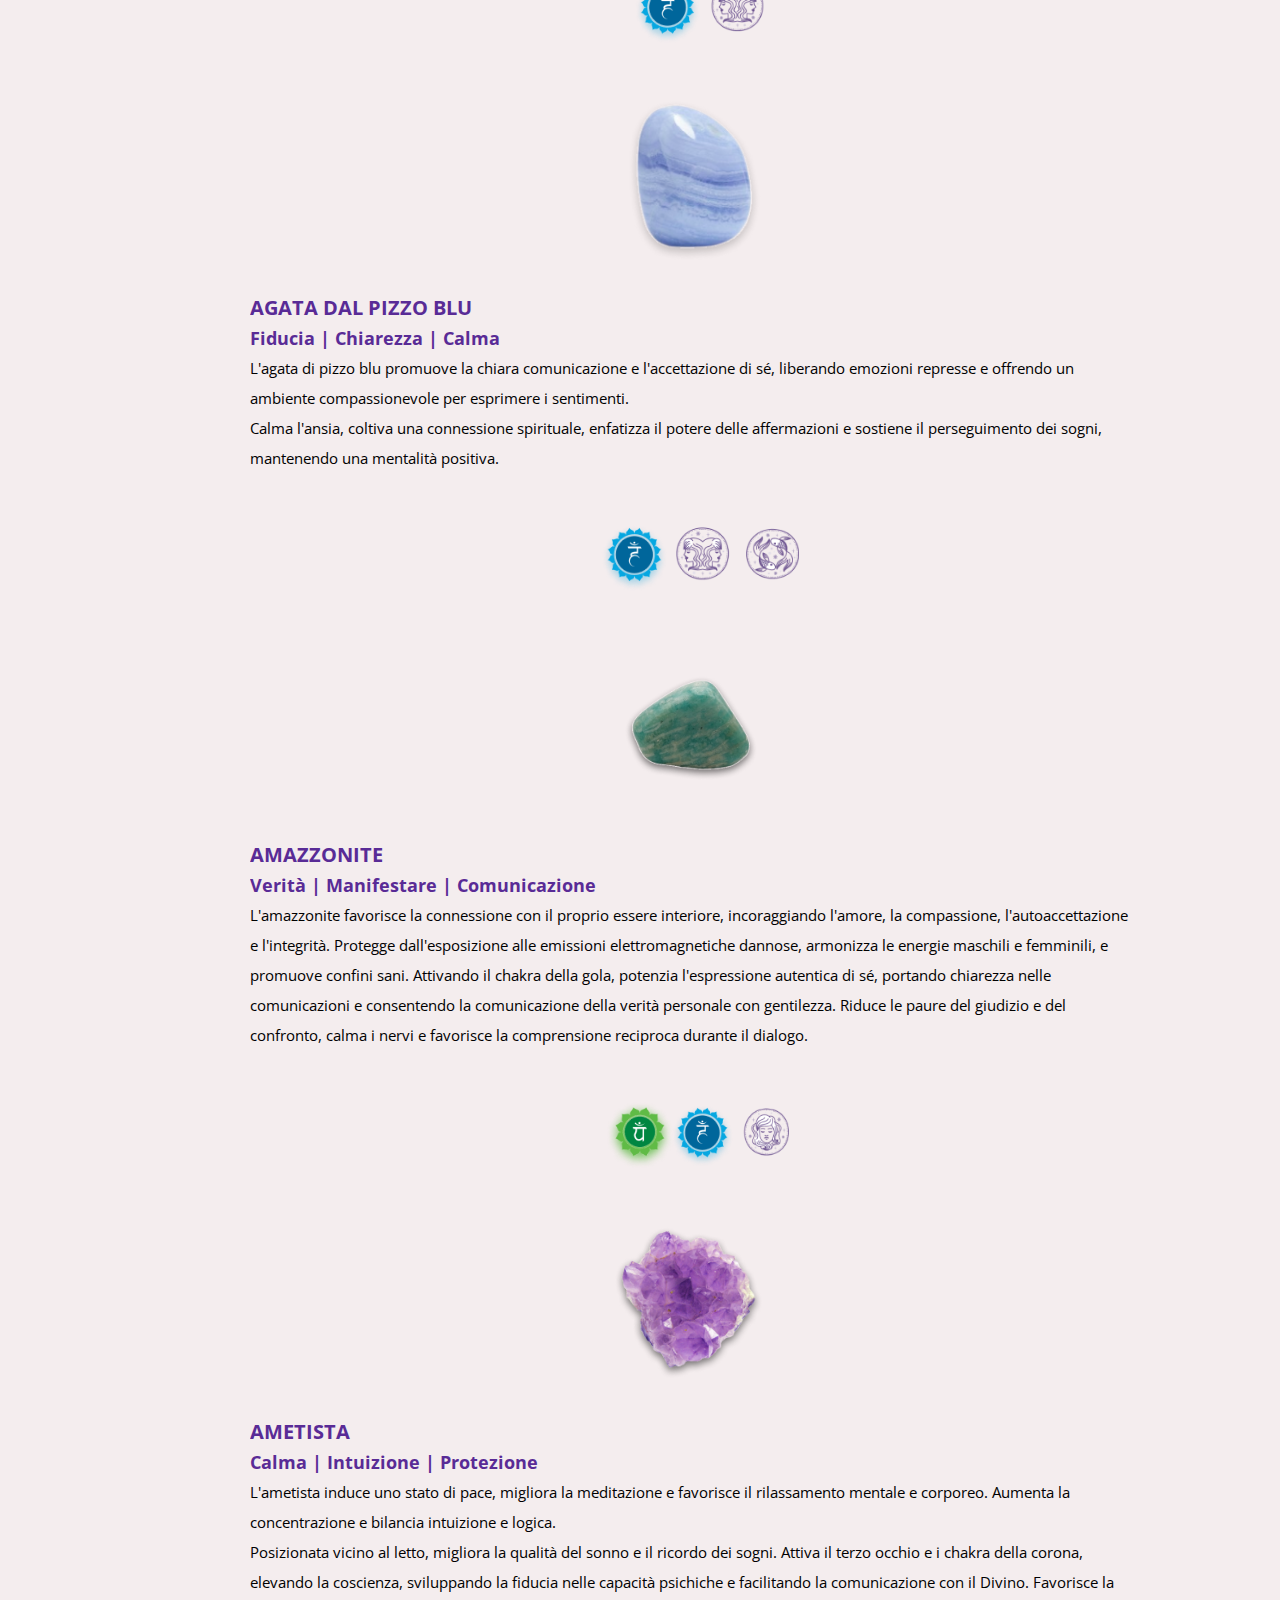
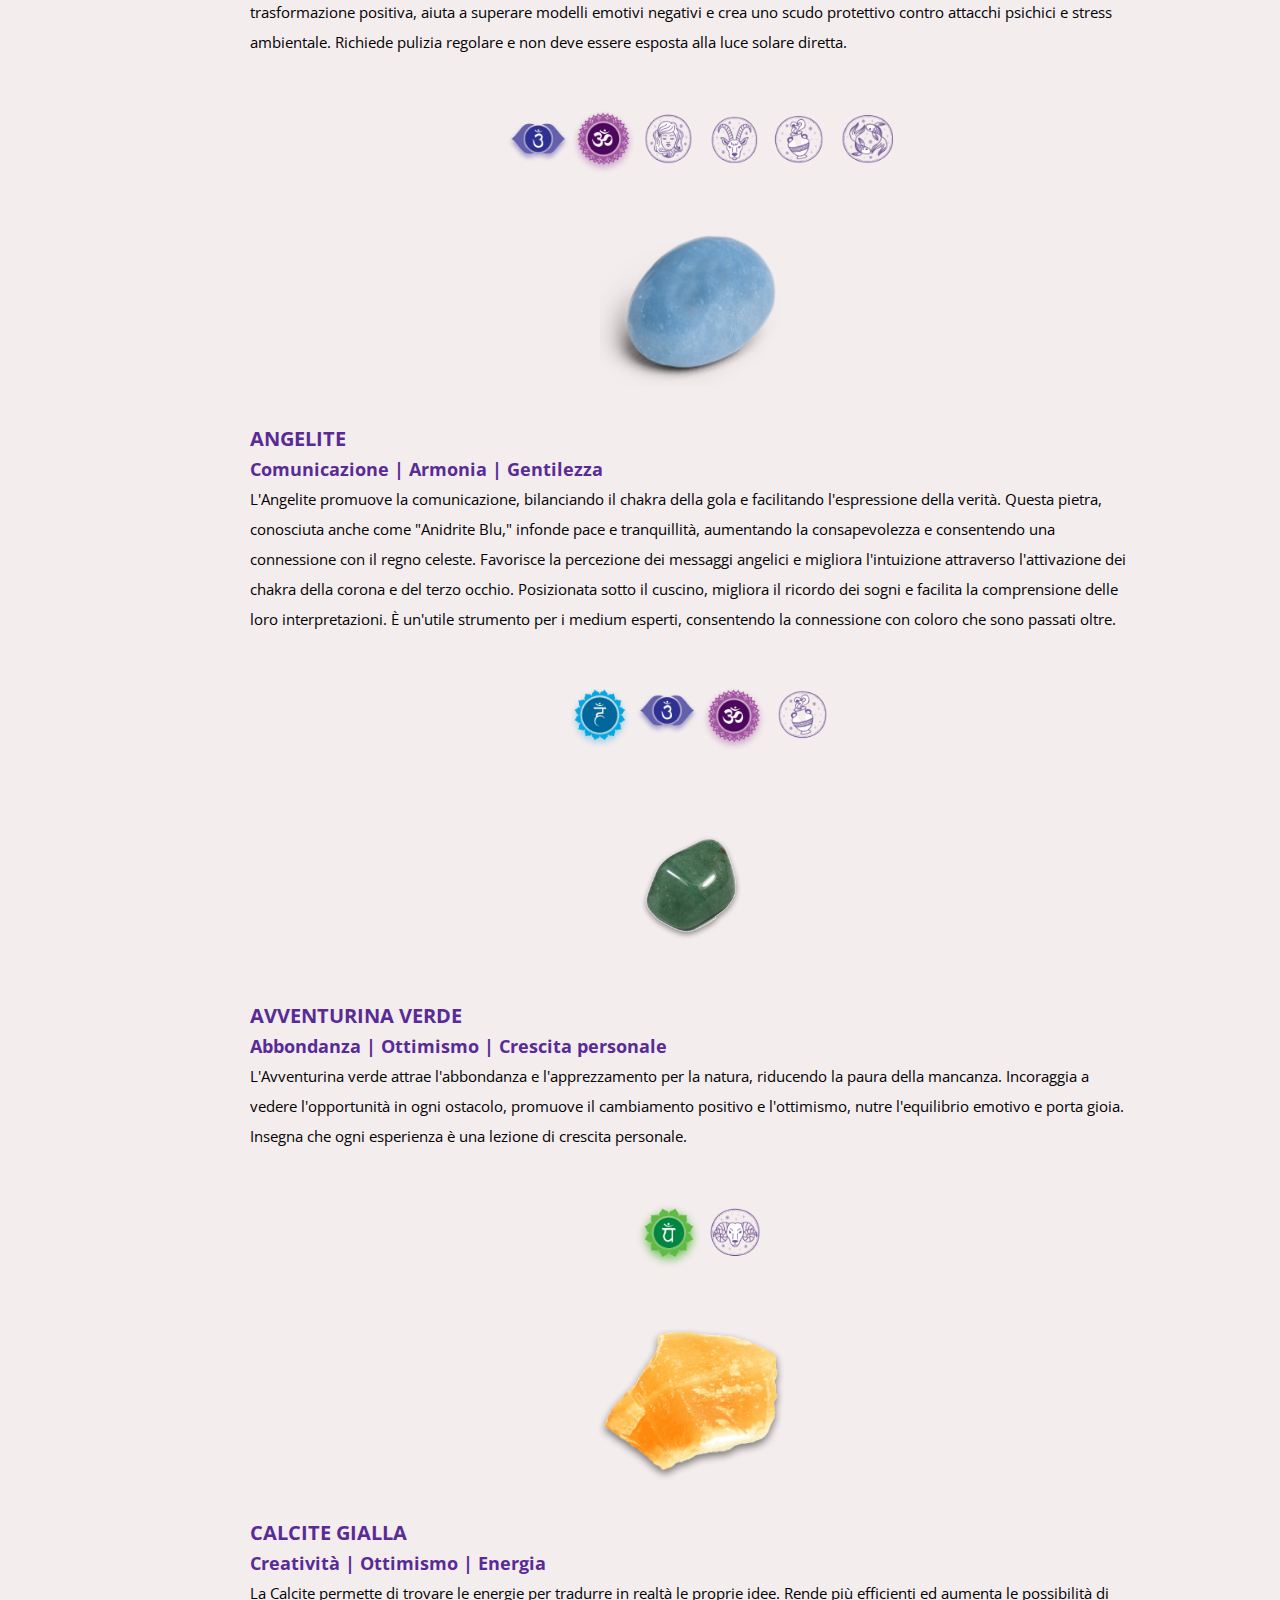
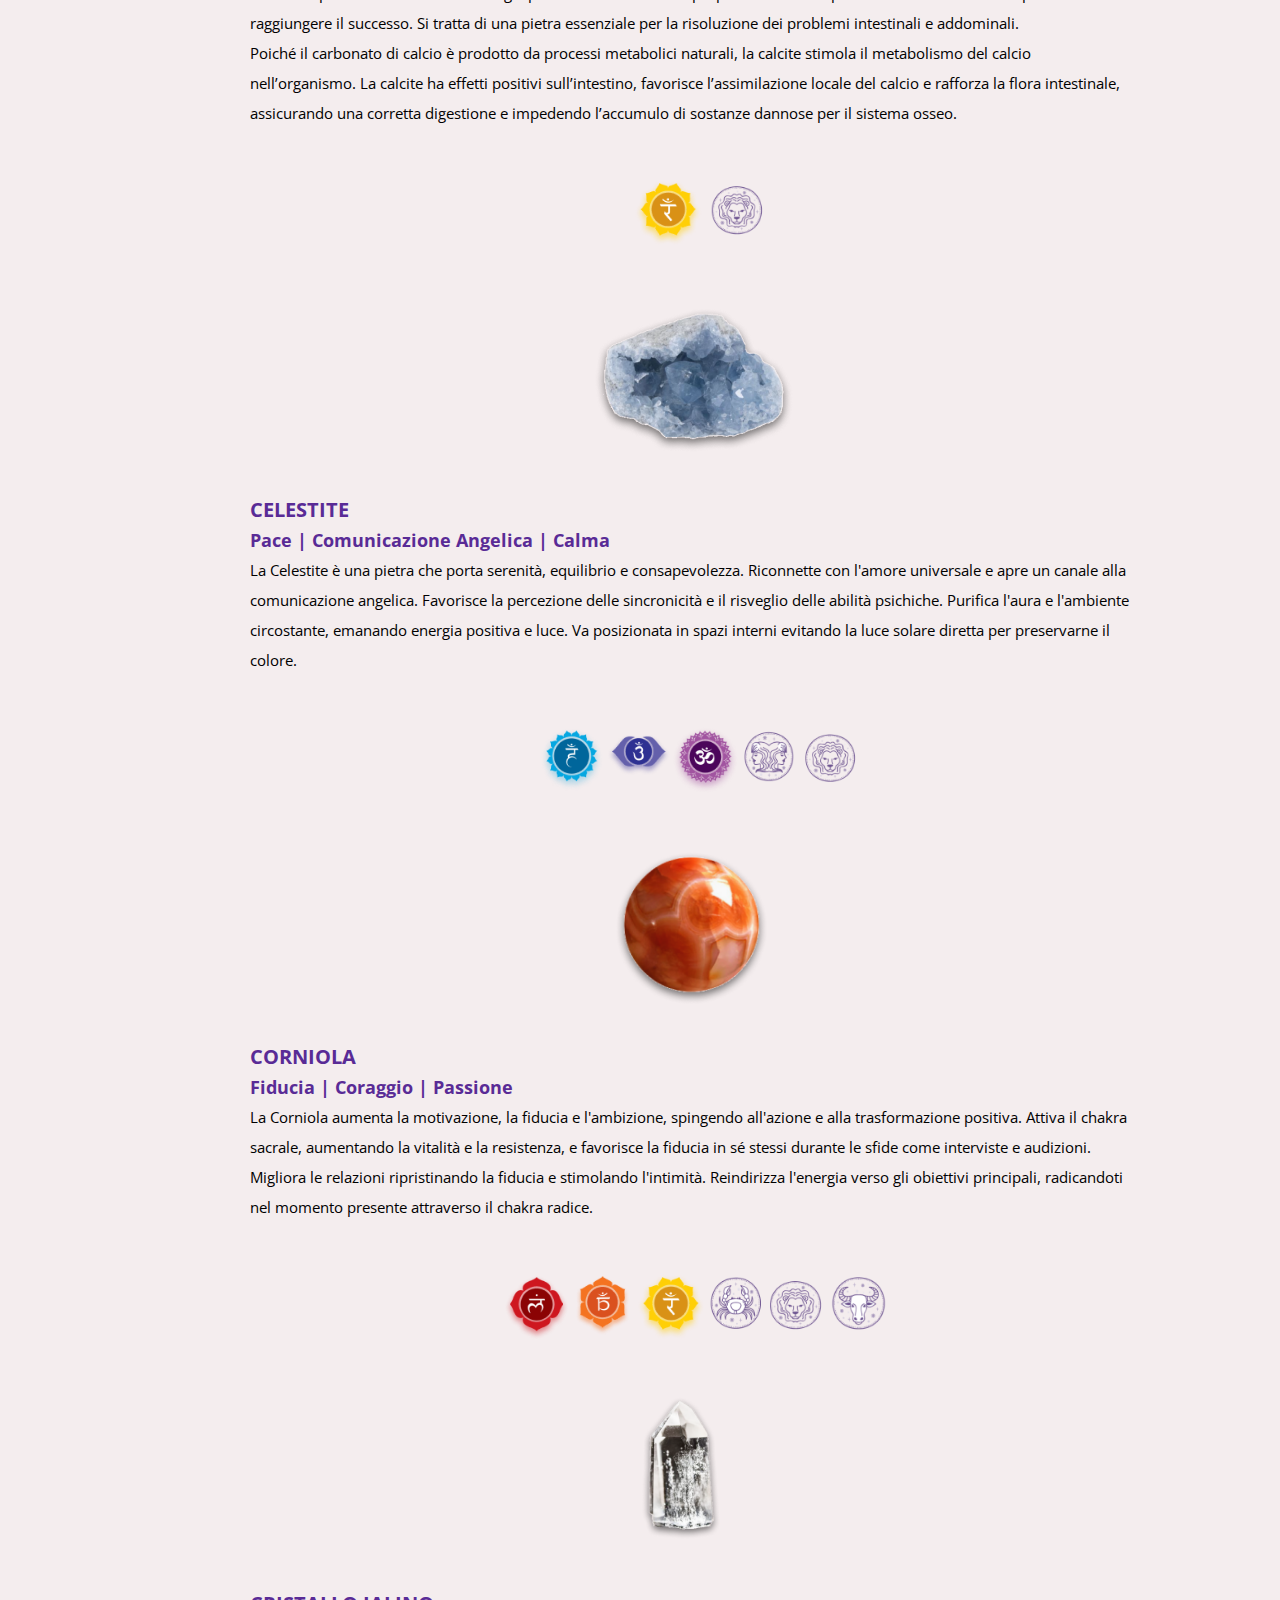
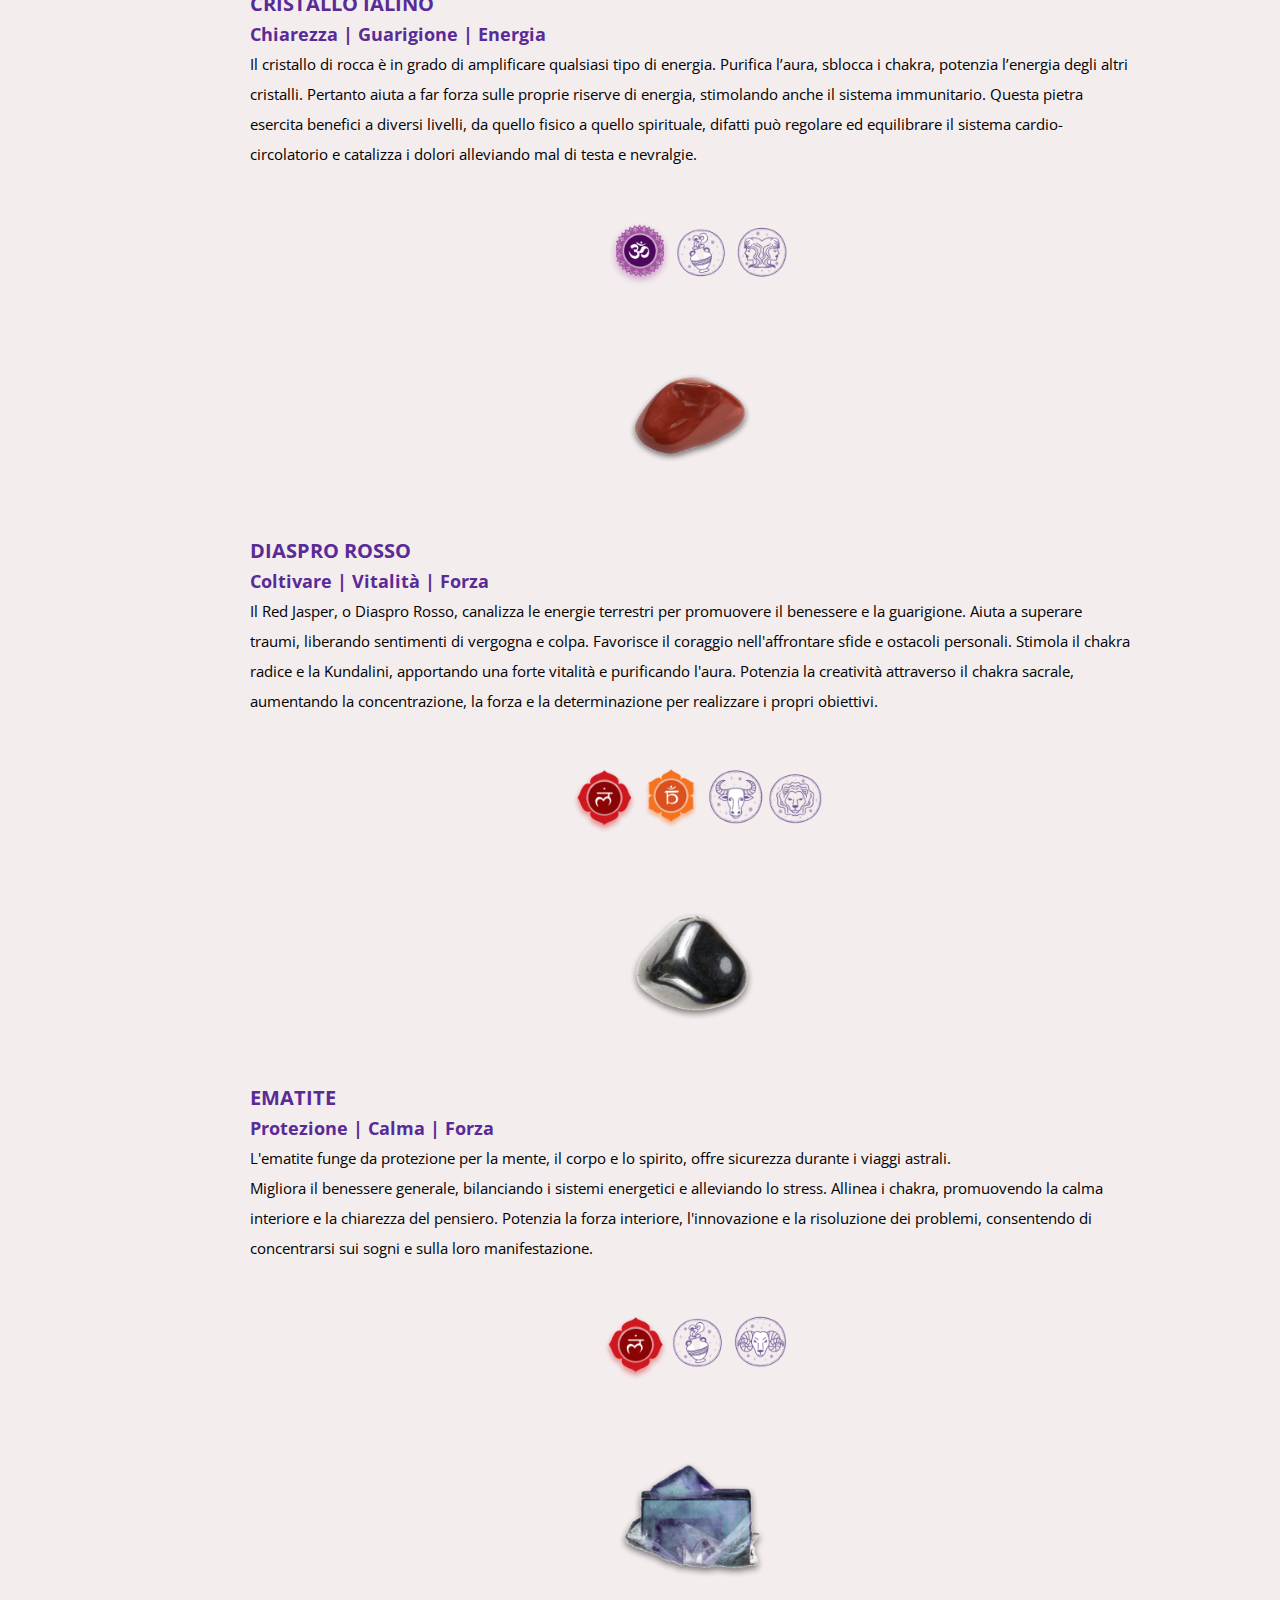
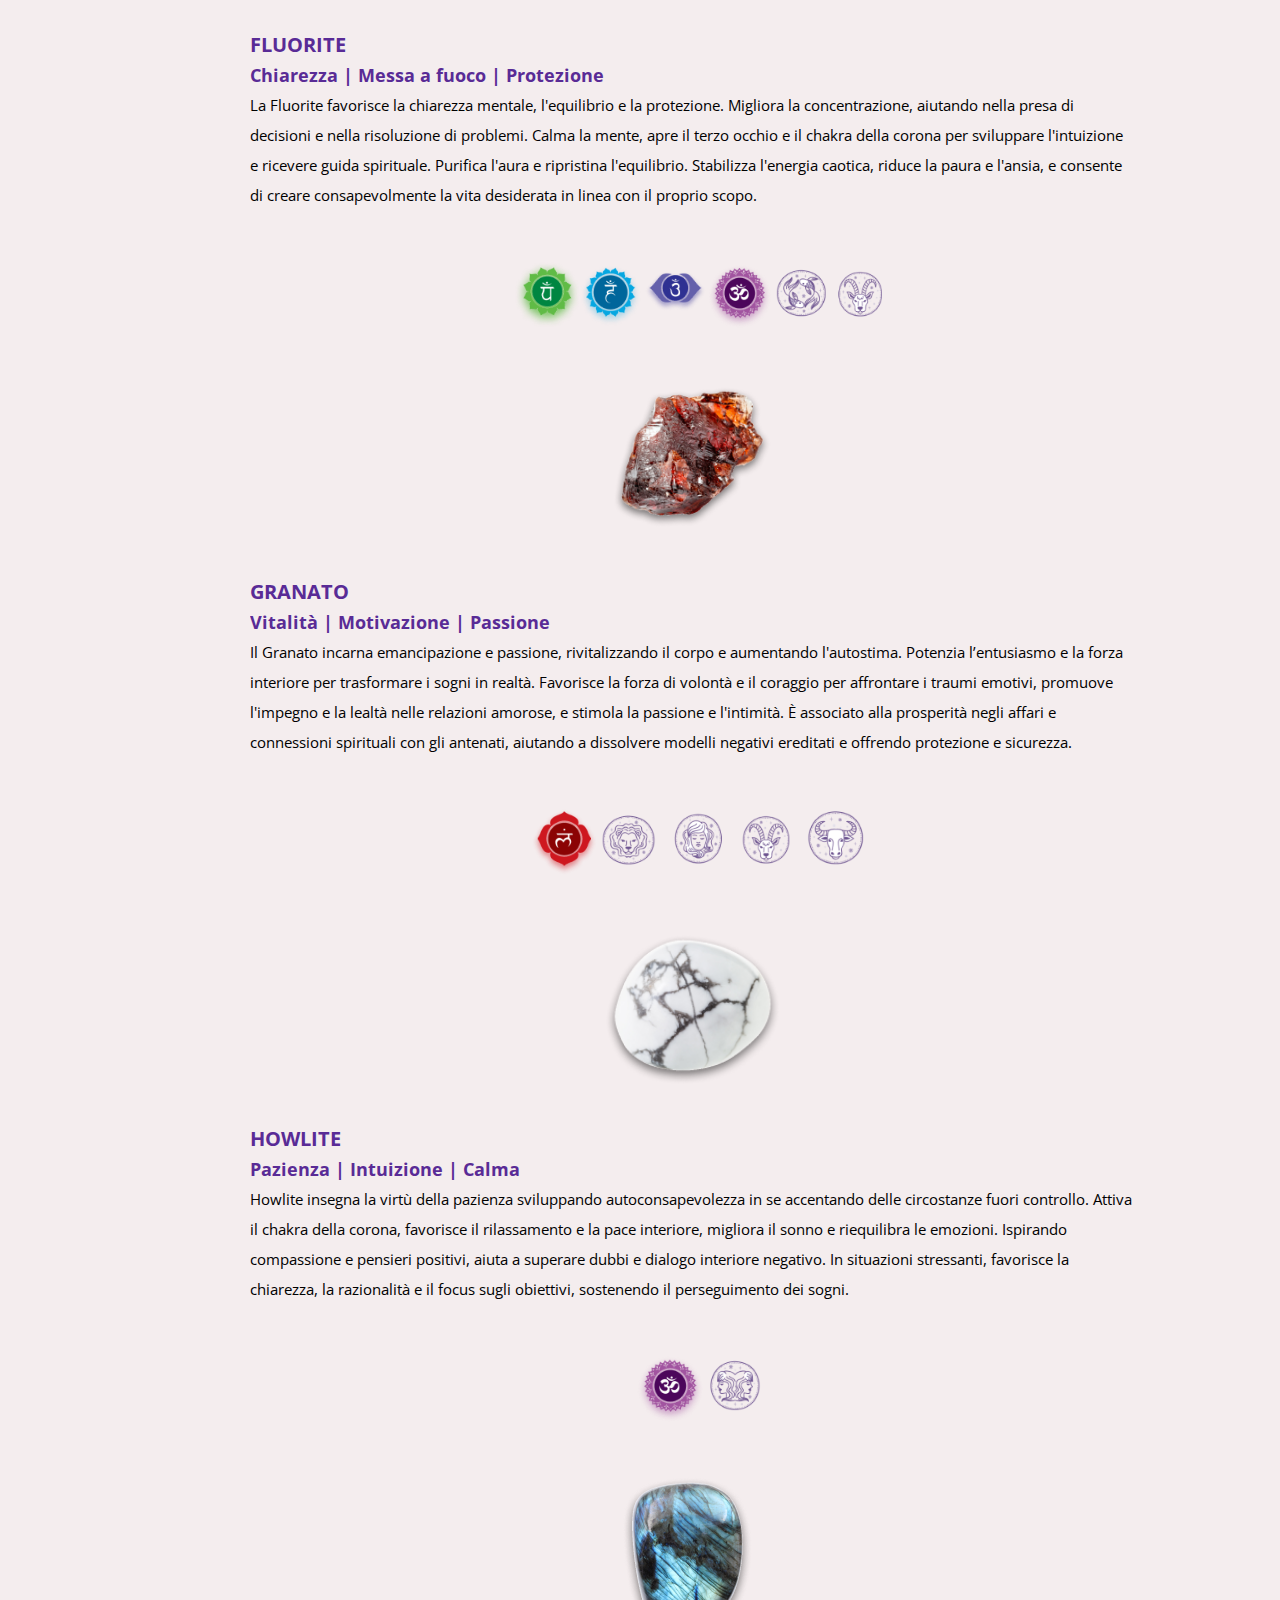
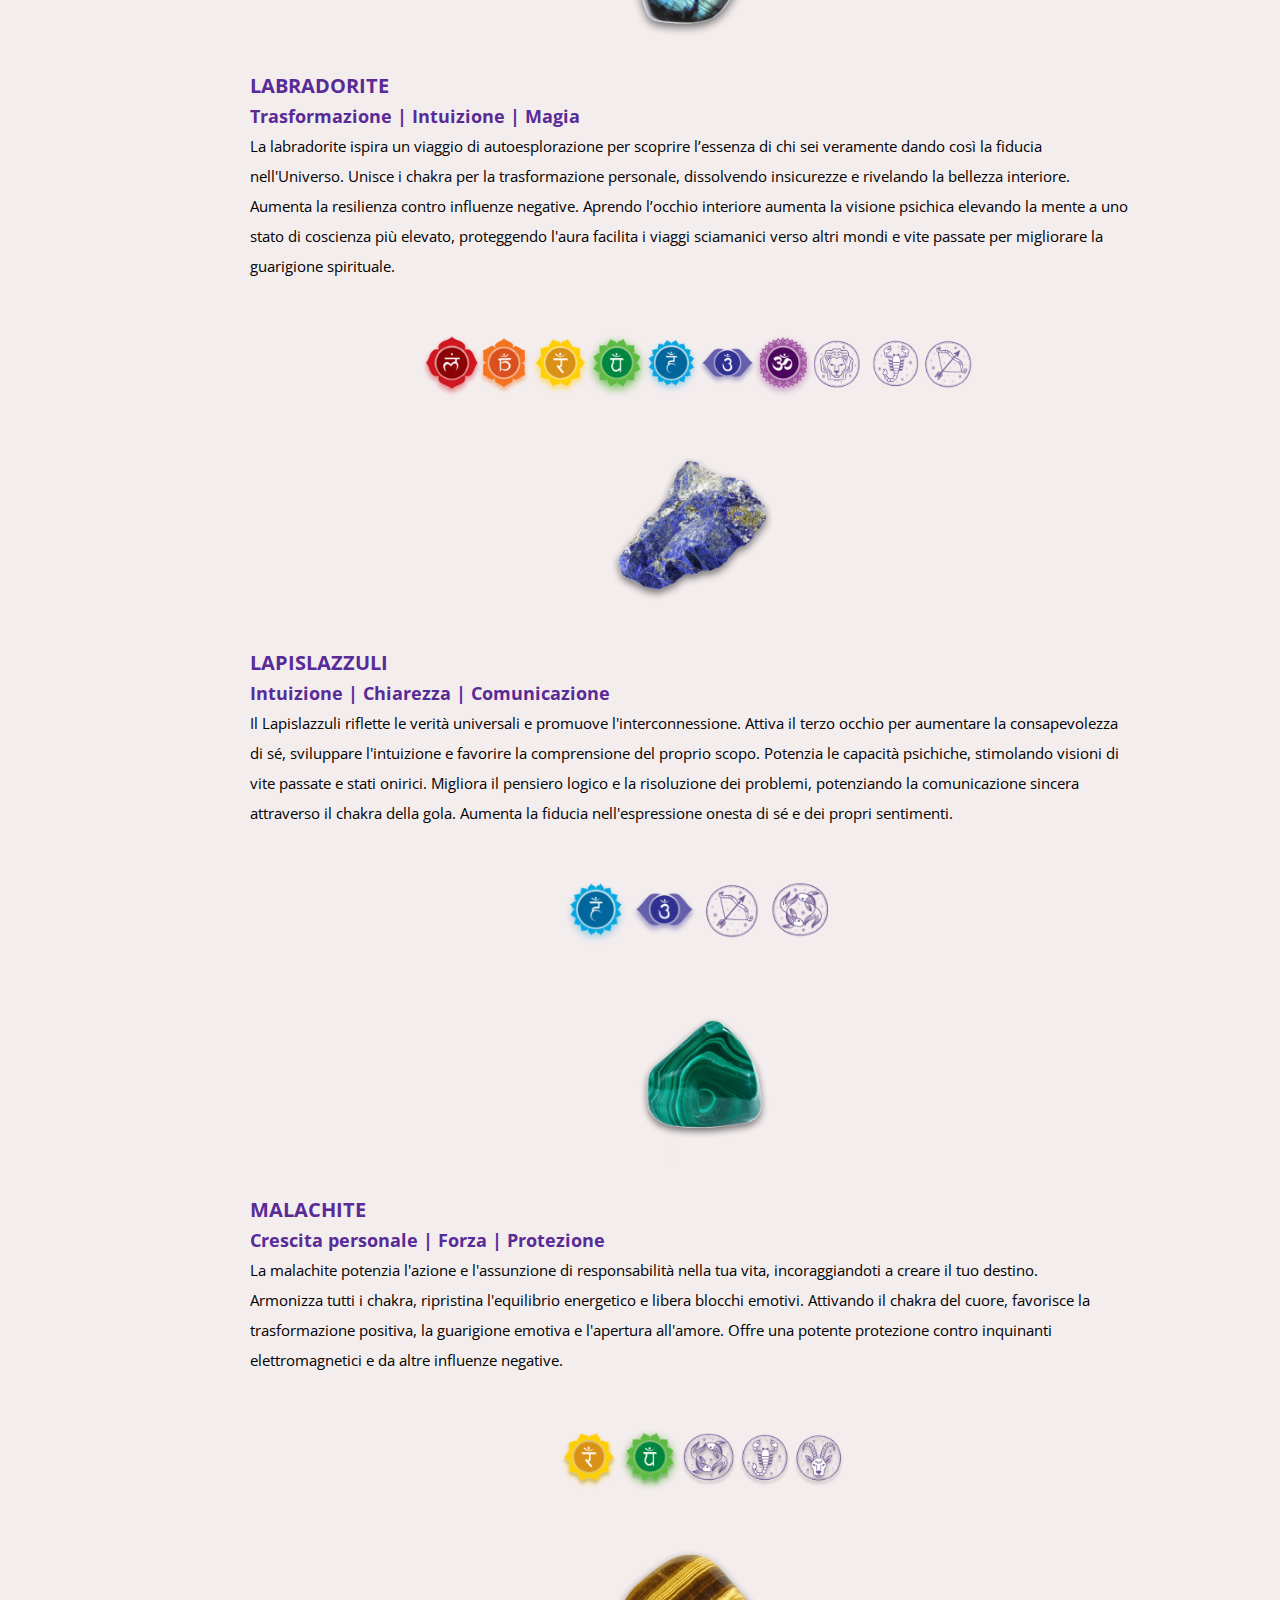
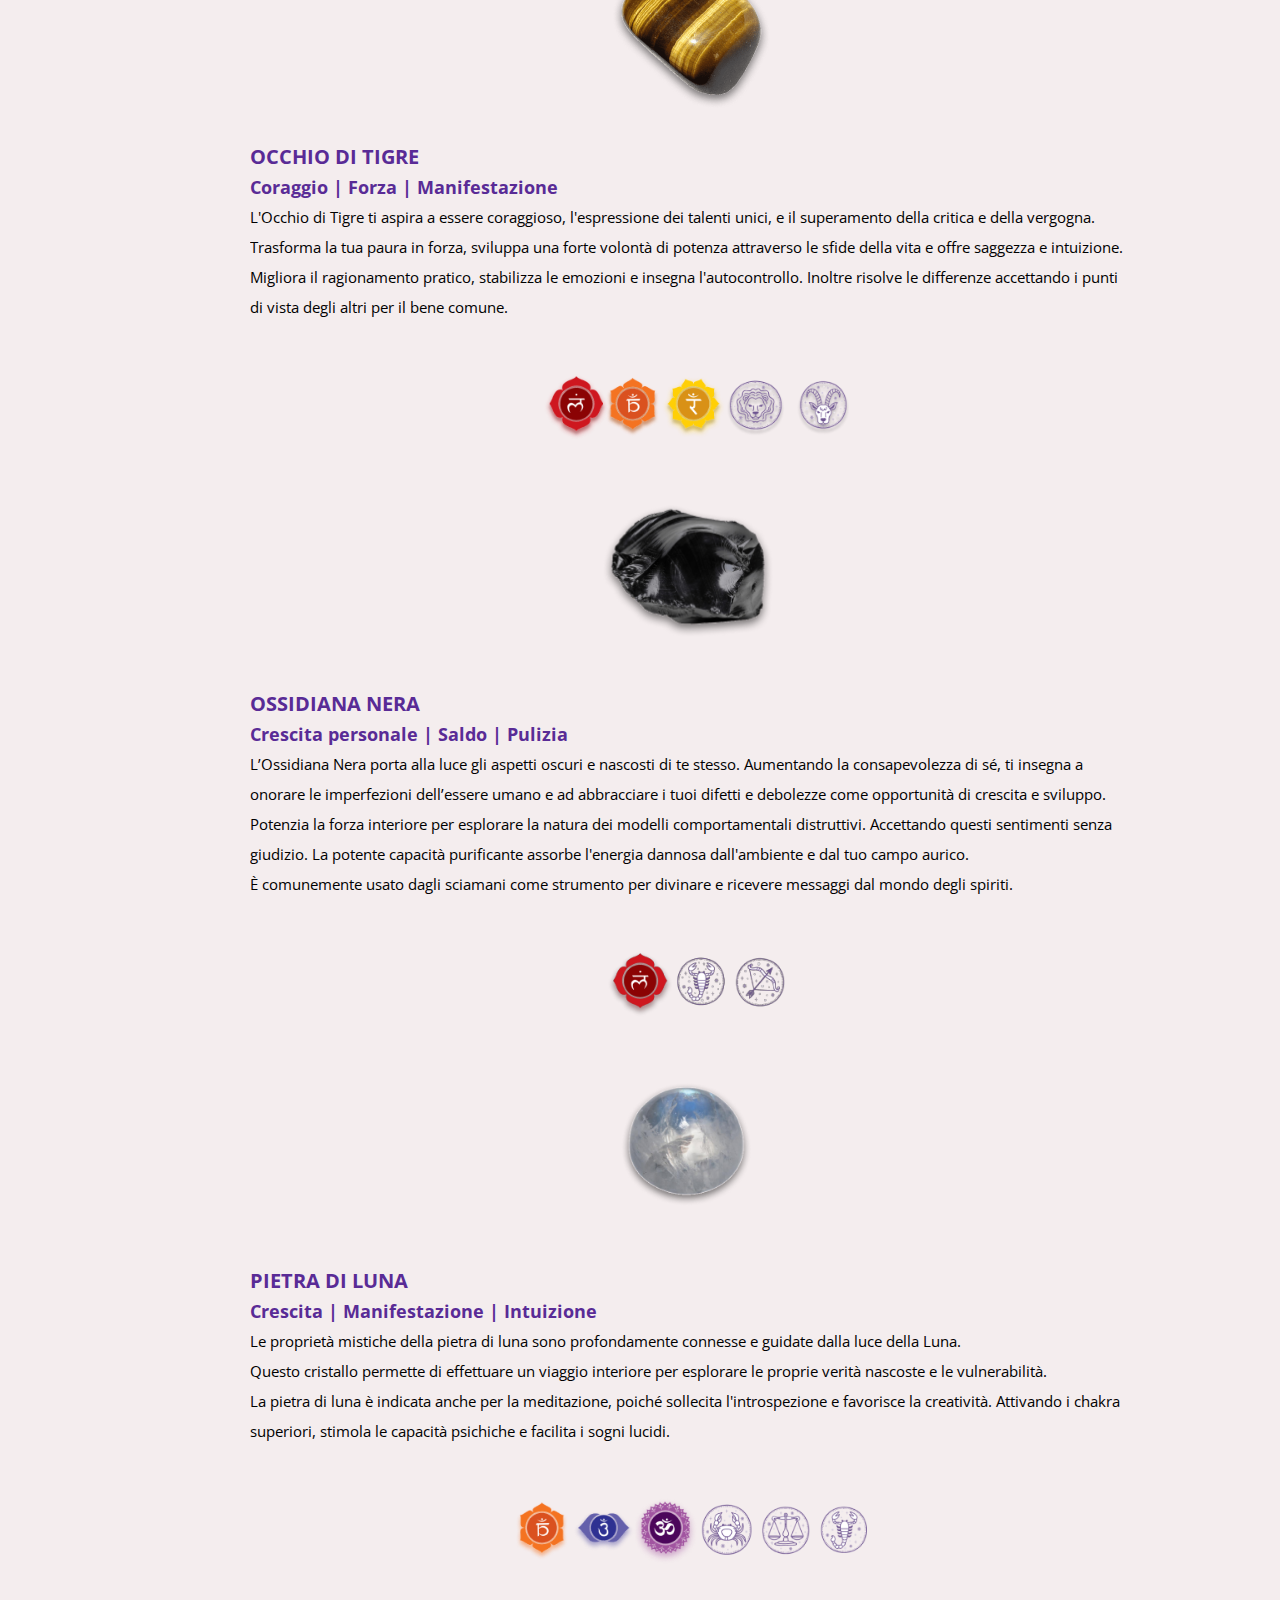
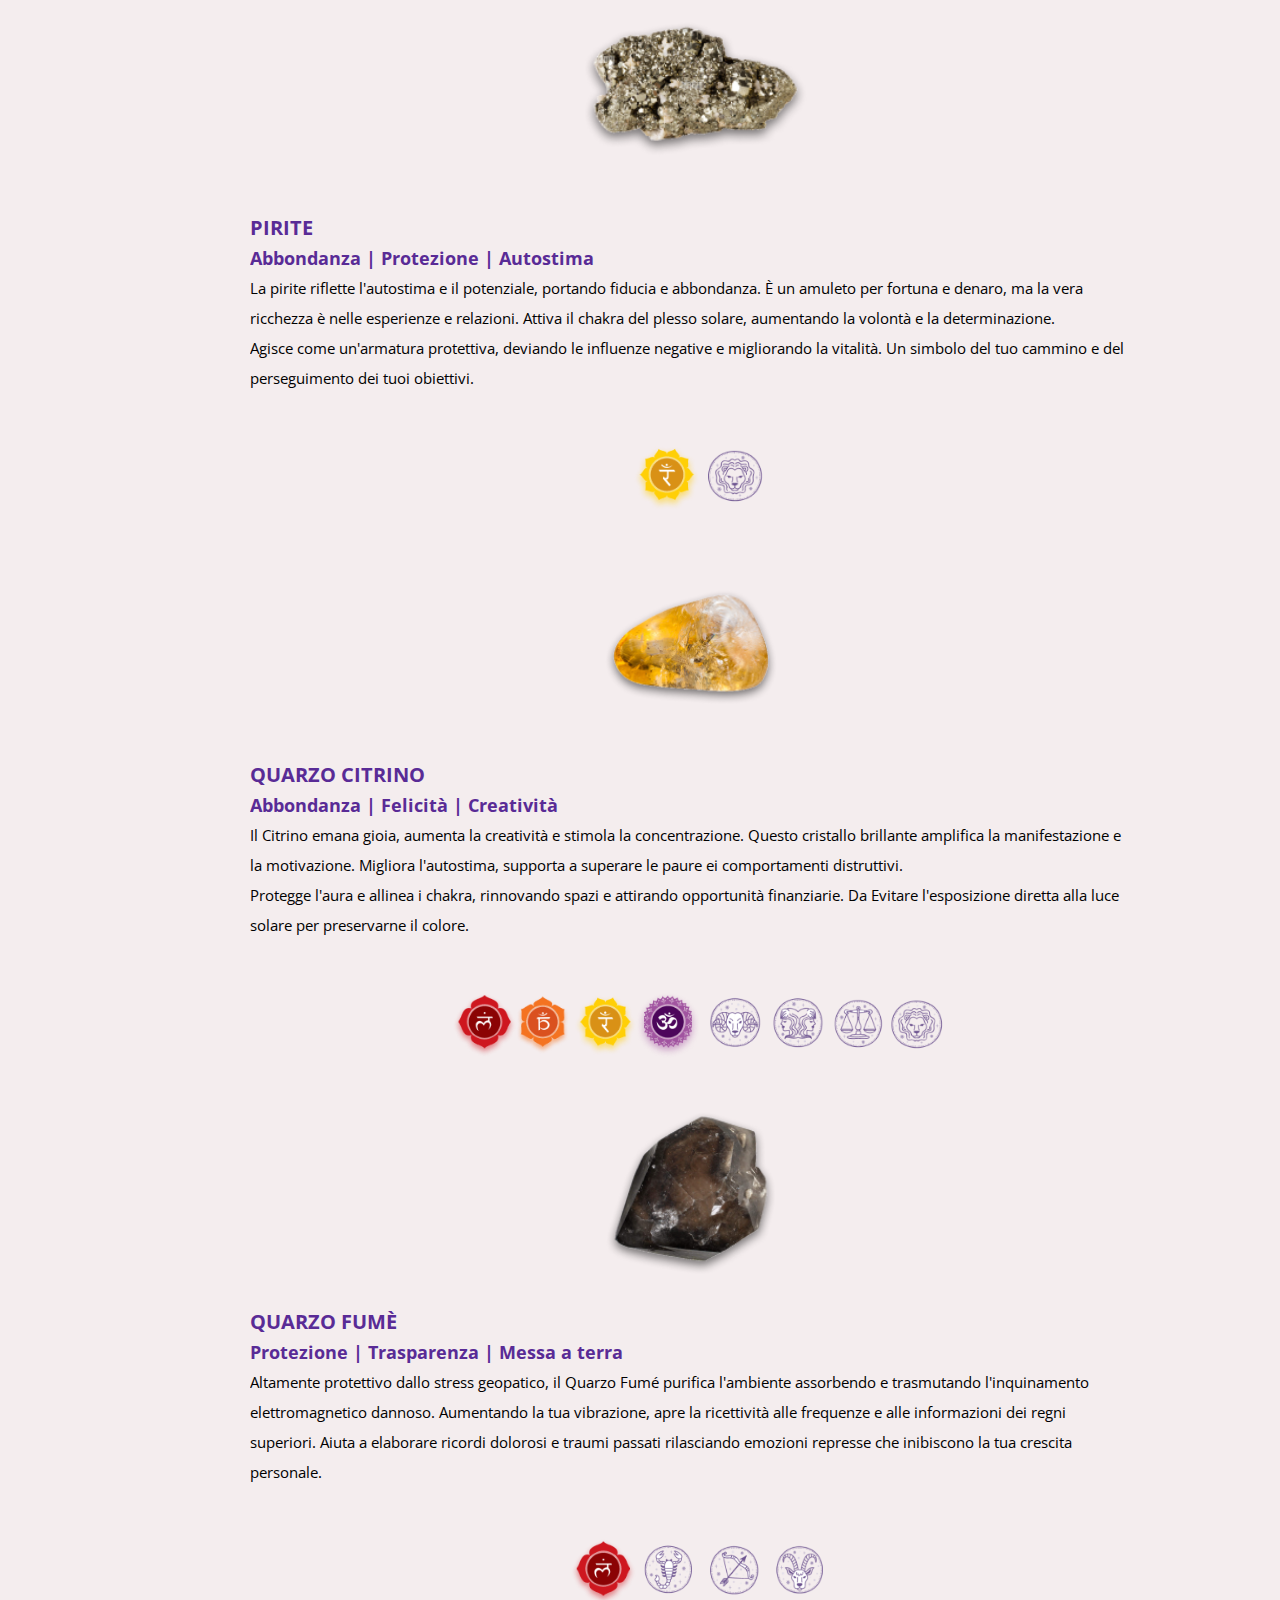
<file: I-cristalli.html>
<!DOCTYPE html>
<html lang="en">
<head>
    <meta charset="UTF-8">
    <meta name="viewport" content="width=device-width, initial-scale=1.0">
    <title>L'ANGOLO DEI CRISTALLI</title>
    <link rel="stylesheet" href="stile-cristalli.css">
</head>
<body>
    




    <header class="nav">
        <div id="logo">
            <a href="index.html"><img src="img/angolodeicristalli.png" alt="Logo"></a>
        </div>
        <input class="menu-toggle" type="checkbox" id="menu-toggle">
        <label class="menu-icon" for="menu-toggle">&#9776;</label>
        <ul class="nav-links">
            <li><a href="cristp.html">Cristalloterapia</a></li><br>
            <li><a href="i-sette-chakra.html">I 7 Chakra</a></li><br>
            <li><a href="extra.html">Extra</a></li>
        </ul>
    </header>

        <div class="header"> 
            <div class="header-title">
                <h1>I CRISTALLI</h1>
                <p>Scopri il significato e le proprietà</p>
            </div>
               <div class="header-image">
                  <img src="img-cristalli/im3.jpg" alt=" img_n1">
               </div>
         </div>

         <div class="sect-info">

<div class="datiNumerici">  
   <div class="categorie">
      <h1>200</h1>
         <p>CRISTALLI DIVERSI</p></div>
   <div class="categorie"> 
      <h1>7</h1>
         <p>CHAKRA PRINCIPALI</p></div>
   <div class="categorie">
      <h1>1000</h1>
         <p>ANNI DI STORIA</p></div>       
</div> 

 <div class="legenda">   
      <div class="chakra">
          <h2>CHAKRA</h2>
   <br>
          <ul class="lista-chakra">
              <li><img src="img-chakra/primo_chakra.png" alt="Muladhara"><a href="#"><br> MULADHARA </a></li>
              <li><img src="img-chakra/secondo_chakra.png" alt="Svadhisthana"><a href="#"><br>SVADHISTHANA</a></li>
              <li><img src="img-chakra/terzo_chakra.png" alt="Manipura"><a href="#"><br>MANIPURA</a></li>
              <li><img src="img-chakra/quarto_chakra.png" alt="Anahata"><a href="#"><br>ANAHATA</a></li>
              <li><img src="img-chakra/quinto_chakra.png" alt="Vishuddha"><a href="#"><br>VISHUDDHA</a></li>
              <li><img src="img-chakra/sesto_chakra.png" alt="Ajna"><a href="#"><br>AJNA</a></li>
              <li><img src="img-chakra/settimo_chakra.png"alt="Sahasrara"><a href="#"><br>SAHASRARA</a></li>
          </ul>
      </div>
   <h2>SEGNI ZODIACALI</h2>
      <br>
      <div class="zodiaco">
          <ul>
              <li><img src="img-cristalli/ARIETE.png" alt="Ariete"><br>ARIETE</li>
              <li><img src="img-cristalli/TORO.png" alt="Toro"><br>TORO</li>
              <li><img src="img-cristalli/GEMELLI.png" alt="Gemelli"><br>GEMELLI</li>
              <li><img src="img-cristalli/CANCRO.png" alt="Cancro"><br>CANCRO</li>
              <li><img src="img-cristalli/LEONE.png" alt="Leone"><br>LEONE</li>
              <li><img src="img-cristalli/VERGINE.png" alt="Vergine"><br>VERGINE</li>
              <li><img src="img-cristalli/BILANCIA.png" alt="Bilancia"><br>BILANCIA</li>
              <li><img src="img-cristalli/SCORPIONE.png" alt="Scorpione"><br>SCORPIONE</li>
              <li><img src="img-cristalli/SAGITTARIO.png" alt="Sagittario"><br>SAGITTARIO</li>
              <li><img src="img-cristalli/CAPRICORNO.png" alt="Capricorno"><br>CAPRICORNO</li>
              <li><img src="img-cristalli/AQUARIO.png" alt="Acquario"><br>ACQUARIO</li>
              <li><img src="img-cristalli/PESCI.png" alt="Pesci"><br>PESCI</li>
            </ul>
         </div>
      </div>
      
</div>

<div class="alphabet-popup">
   <span><a href="#letteraA">A</a></span>
   <span><a href="#letteraC">C</a></span>
   <span><a href="#letteraD">D</a></span>
   <span><a href="#letteraE">E</a></span>
   <span><a href="#letteraF">F</a></span>
   <span><a href="#letteraG">G</a></span>
   <span><a href="#letteraH">H</a></span>
   <span><a href="#letteraL">L</a></span>
   <span><a href="#letteraM">M</a></span>
   <span><a href="#letteraO">O</a></span>
   <span><a href="#letteraP">P</a></span>
   <span><a href="#letteraQ">Q</a></span>
   <span><a href="#letteraR">R</a></span>
   <span><a href="#letteraS">S</a></span>
   <span><a href="#letteraT">T</a></span>
</div>

<div class="sect-testo">
   <ul>
      <li>Nel cuore di questa sezione, ti invitiamo a scoprire una selezione attentamente
   curata dei cristalli più <br> comuni e significativi. <br> 
   Benché ci siano oltre 200 tipi di cristalli diversi,
   qui troverai le definizioni delle due forme nella quale <br>
   vengono rappresentati e i cristalli che meglio rappresentano il mondo della cristalloterapia.</li>

         <h2 style="padding: 80px 0 35px 0;">LE FORME DEI CRISTALLI</h2>

    I cristalli possono essere presentati in varie forme, tra cui burattati e grezzi<br>
      <br>
        <p id="except">Cristalli burattati:</p> questi cristalli sono stati sottoposti a un processo di levigatura 
        e lucidatura per<br>
       ottenere una forma più regolare e uniforme. Sono ideali per la meditazione, la guarigione e la<br>
       creazione di gioielli.<br>
        <p id="except">Cristalli Grezzi:</p> Questi cristalli mantengono la loro forma naturale, senza subire alcuna 
        lavorazione significativa.<br>
      Sono amati per la loro energia autentica e spesso vengono utilizzati per la meditazione,<br>
        la decorazione e l'energizzazione di ambienti.
      </ul>
   </div>

<div class="sect-cristalli">
   <div class="rigacris">
      <div class="iconcris">
         <img src="img-cristalli/apatite.png" alt="">
      </div>
            <div class="testocris">
               <h2><a name="letteraA">APATITE</a></h2>
                  <h3>Vitalità | Apertura | Rigenerazione</h3>
                     <p>L'apatite è una pietra versatile, con differenti colori associati a specifici chakra. 
                        L'apatite blu va sul quinto chakra, può stimolare l'estroversione e l'apertura verso gli altri,
                        mentre lavora anche sul piano fisico favorendo la rigenerazione cellulare, in particolare sulle ossa,
                        i denti e le cartilagini. Tuttavia, la sua maggiore influenza è sul piano spirituale e mentale, fornendo vitalità,
                        aiutando in momenti di incertezza, combattendo la depressione causata da periodi di eccessiva
                        attività, e mantenendo la calma.</p>
            </div>
               <div class="segnicris">
                  <img src="img-cristalli/Frame13.png" alt="">
               </div>   
   </div>

      <div class="rigacris">
         <div class="iconcris">
            <img src="img-cristalli/agata-dal-pizzo-blu.png" alt="">
         </div>
            <div class="testocris">
               <h2>AGATA DAL PIZZO BLU</h2>
                  <h3>Fiducia | Chiarezza | Calma</h3>
                        <p>L'agata di pizzo blu promuove la chiara comunicazione e l'accettazione di sé,
                     liberando emozioni represse e offrendo un ambiente compassionevole per esprimere i sentimenti. <br>
                     Calma l'ansia, coltiva una connessione spirituale, enfatizza il potere delle affermazioni
                     e sostiene il perseguimento dei sogni, mantenendo una mentalità positiva.</p>
            </div>
               <div class="segnicris">
                  <img src="img-cristalli/Frame12.png" alt="">
               </div>
      </div>


    <div class="rigacris">
      <div class="iconcris">
      <img src="img-cristalli/amazzonite.png" alt="">
      </div>
         <div class="testocris">
          <h2>AMAZZONITE</h2> 
            <h3>Verità | Manifestare | Comunicazione</h3> 
              <p>L'amazzonite favorisce la connessione con il proprio essere interiore,
         incoraggiando l'amore, la compassione, l'autoaccettazione e l'integrità.
         Protegge dall'esposizione alle emissioni elettromagnetiche dannose,
         armonizza le energie maschili e femminili, e promuove confini sani.
         Attivando il chakra della gola, potenzia l'espressione autentica di sé,
         portando chiarezza nelle comunicazioni e consentendo la comunicazione della verità personale con gentilezza. 
         Riduce le paure del giudizio e del confronto, calma i nervi e favorisce la comprensione reciproca durante il dialogo.</p>
     </div>
        <div class="segnicris">
         <img src="img-cristalli/Frame14.png" alt=""> 
        </div>
     </div>


     <div class="rigacris">
      <div class="iconcris">
      <img src="img-cristalli/ametista.png" alt="">   
      </div>
        <div class="testocris">
          <h2>AMETISTA</h2>
           <h3>Calma | Intuizione | Protezione</h3>
           <p>L'ametista induce uno stato di pace, migliora la meditazione e favorisce il rilassamento mentale e corporeo. 
        Aumenta la concentrazione e bilancia intuizione e logica. <br>
        Posizionata vicino al letto, migliora la qualità del sonno e il ricordo dei sogni.
        Attiva il terzo occhio e i chakra della corona, elevando la coscienza,
        sviluppando la fiducia nelle capacità psichiche e facilitando la comunicazione con il Divino.
        Favorisce la trasformazione positiva, aiuta a superare modelli emotivi negativi e crea uno scudo
        protettivo contro attacchi psichici e stress ambientale. Richiede pulizia regolare
        e non deve essere esposta alla luce solare diretta.</p>
    </div>
      <div class="segnicris">
        <img src="img-cristalli/Frame15.png" alt="">
      </div>
     </div>



     <div class="rigacris">
       <div class="iconcris">
       <img src="img-cristalli/angelite.png" alt="">
      </div>
      <div class="testocris">
         <h2>ANGELITE</h2>
            <h3>Comunicazione | Armonia | Gentilezza</h3>
           <p>L'Angelite promuove la comunicazione, bilanciando il chakra della gola e facilitando l'espressione della verità.
         Questa pietra, conosciuta anche come "Anidrite Blu," infonde pace e tranquillità, aumentando la consapevolezza
         e consentendo una connessione con il regno celeste. Favorisce la percezione dei messaggi angelici 
         e migliora l'intuizione attraverso l'attivazione dei chakra della corona e del terzo occhio.
         Posizionata sotto il cuscino, migliora il ricordo dei sogni e facilita la comprensione delle loro interpretazioni.  
         È un'utile strumento per i medium esperti, consentendo la connessione con coloro che sono passati oltre.
        </p>
     </div>
       <div class="segnicris">
        <img src="img-cristalli/Frame17.png" alt="">
       </div>
     </div>


   <div class="rigacris">
       <div class="iconcris">
       <img src="img-cristalli/avventurina-verde.png" alt="">
       </div>
      <div class="testocris">
         <h2><a name="letteraB">AVVENTURINA VERDE</a></h2>
         <h3>Abbondanza | Ottimismo | Crescita personale</h3>
        <p>L'Avventurina verde attrae l'abbondanza e l'apprezzamento per la natura, riducendo la paura della mancanza.
       Incoraggia a vedere l'opportunità in ogni ostacolo, promuove il cambiamento positivo e l'ottimismo,
       nutre l'equilibrio emotivo e porta gioia. <br> Insegna che ogni esperienza è una lezione di crescita personale.
      </p>
   </div>
     <div class="segnicris">
      <img src="img-cristalli/Frame20.png" alt="">
     </div>
   </div>




   <div class="rigacris">
      <div class="iconcris">
       <img src="img-cristalli/calcite-gialla.png" alt="">
       </div>
     <div class="testocris">
      <h2><a name="letteraC">CALCITE GIALLA</a></h2>
        <h3>Creatività | Ottimismo | Energia</h3>
          <p>La Calcite permette di trovare le energie per tradurre in realtà le proprie idee.
       Rende più efficienti ed aumenta le possibilità di raggiungere il successo. 
       Si tratta di una pietra essenziale per la risoluzione dei problemi intestinali e addominali. <br>
       Poiché il carbonato di calcio è prodotto da processi metabolici naturali, 
       la calcite stimola il metabolismo del calcio nell’organismo.
       La calcite ha effetti positivi sull’intestino, favorisce l’assimilazione 
       locale del calcio e rafforza la flora intestinale, assicurando una corretta digestione 
       e impedendo l’accumulo di sostanze dannose per il sistema osseo.</p>
     </div>
      <div class="segnicris">
        <img src="img-cristalli/Frame19.png" alt="">
      </div>
   </div>



   <div class="rigacris">
      <div class="iconcris">
       <img src="img-cristalli/celestite.png" alt="">
      </div>
   <div class="testocris">
       <h2>CELESTITE</h2>
        <h3>Pace | Comunicazione Angelica | Calma</h3>
          <p>La Celestite è una pietra che porta serenità, equilibrio e consapevolezza. 
       Riconnette con l'amore universale e apre un canale alla comunicazione angelica.
       Favorisce la percezione delle sincronicità e il risveglio delle abilità psichiche.
       Purifica l'aura e l'ambiente circostante, emanando energia positiva e luce.
       Va posizionata in spazi interni evitando la luce solare diretta per preservarne il colore.
        </p>
   </div>
     <div class="segnicris">
      <img src="img-cristalli/Frame23.png" alt="">
     </div>
   </div>
    
        
   <div class="rigacris">
      <div class="iconcris">
      <img src="img-cristalli/corniola.png" alt="">    
      </div>
 <div class="testocris">
        <h2>CORNIOLA</h2>
         <h3>Fiducia | Coraggio | Passione</h3>
          <p>La Corniola aumenta la motivazione, la fiducia e l'ambizione, 
       spingendo all'azione e alla trasformazione positiva. 
       Attiva il chakra sacrale, aumentando la vitalità e la resistenza, 
       e favorisce la fiducia in sé stessi durante le sfide come interviste e audizioni. 
       Migliora le relazioni ripristinando la fiducia e stimolando l'intimità. 
       Reindirizza l'energia verso gli obiettivi principali, radicandoti nel momento presente attraverso il chakra radice.</p>
    </div>
       <div class="segnicris">
       <img src="img-cristalli/Frame25.png" alt="">
       </div>
   </div>  


   <div class="rigacris">
      <div class="iconcris">
   <img src="img-cristalli/cristallo-ialino.png" alt="">
      </div>
   <div class="testocris">
        <h2>CRISTALLO IALINO</h2>
         <h3>Chiarezza | Guarigione | Energia</h3>
          <p>Il cristallo di rocca è  in grado di amplificare qualsiasi tipo di energia. 
      Purifica l’aura, sblocca i chakra, potenzia l’energia degli altri cristalli. 
      Pertanto aiuta a far forza sulle proprie riserve di energia, stimolando anche il sistema immunitario.
      Questa pietra esercita benefici a diversi livelli, da quello fisico a quello spirituale, 
      difatti può regolare ed equilibrare il sistema cardio-circolatorio e catalizza i dolori 
      alleviando mal di testa e nevralgie.
      </p>
   </div>
      <div class="segnicris">
      <img src="img-cristalli/group32.png" alt="">
      </div>
   </div>


   <div class="rigacris">
      <div class="iconcris">
    <img src="img-cristalli/diaspro-rosso.png" alt="">   
      </div>
      <div class="testocris">
         <h2><a name="letteraD">DIASPRO ROSSO</a></h2>
        <h3>Coltivare | Vitalità | Forza</h3>
          <p>Il Red Jasper, o Diaspro Rosso, canalizza le energie terrestri per promuovere il benessere e la guarigione.
       Aiuta a superare traumi, liberando sentimenti di vergogna e colpa.
       Favorisce il coraggio nell'affrontare sfide e ostacoli personali.
       Stimola il chakra radice e la Kundalini, apportando una forte vitalità e purificando l'aura.
       Potenzia la creatività attraverso il chakra sacrale, aumentando la concentrazione, 
       la forza e la determinazione per realizzare i propri obiettivi.</p>
   </div>
   <div class="segnicris">
     <img src="img-cristalli/Frame26.png" alt="">
   </div>
</div>



<div class="rigacris">
   <div class="iconcris">
 <img src="img-cristalli/ematite.png" alt="">
  </div>
  <div class="testocris">
   <h2><a name="letteraE">EMATITE</a></h2>
    <h3>Protezione | Calma | Forza</h3>
    <p>L'ematite funge da protezione per la mente, il corpo e lo spirito,
       offre sicurezza durante i viaggi astrali. <br> Migliora il benessere generale, 
       bilanciando i sistemi energetici e alleviando lo stress. Allinea i chakra,
       promuovendo la calma interiore e la chiarezza del pensiero. Potenzia la forza interiore,
       l'innovazione e la risoluzione dei problemi, consentendo di concentrarsi sui sogni e sulla loro manifestazione.
    </p>
  </div>
  <div class="segnicris">
   <img src="img-cristalli/Frame27.png" alt="">
  </div>
</div> 


<div class="rigacris">
   <div class="iconcris">
   <img src="img-cristalli/fluorite.png" alt="">
   </div>
   <div class="testocris">
      <h2><a name="letteraF">FLUORITE</a></h2>
    <h3>Chiarezza | Messa a fuoco | Protezione</h3>
        <p>La Fluorite favorisce la chiarezza mentale, l'equilibrio e la protezione.
       Migliora la concentrazione, aiutando nella presa di decisioni e nella risoluzione di problemi.
       Calma la mente, apre il terzo occhio e il chakra della corona per sviluppare l'intuizione e ricevere guida spirituale.
       Purifica l'aura e ripristina l'equilibrio. Stabilizza l'energia caotica, riduce la paura e l'ansia, 
       e consente di creare consapevolmente la vita desiderata in linea con il proprio scopo.</p>
   </div>
       <div class="segnicris">
       <img src="img-cristalli/Frame29.png" alt="">
  </div>
</div>


<div class="rigacris">
   <div class="iconcris">
    <img src="img-cristalli/granato.png" alt="">
   </div>
   <div class="testocris">
      <h2><a name="letteraG">GRANATO</a></h2>
      <h3>Vitalità | Motivazione | Passione</h3>
    <p>Il Granato incarna emancipazione e passione, rivitalizzando il corpo e aumentando l'autostima.
       Potenzia l’entusiasmo e la forza interiore per trasformare i sogni in realtà. 
       Favorisce la forza di volontà e il coraggio per affrontare i traumi emotivi, 
       promuove l'impegno e la lealtà nelle relazioni amorose, e stimola la passione e l'intimità.
       È associato alla prosperità negli affari e connessioni spirituali con gli antenati, 
       aiutando a dissolvere modelli negativi ereditati e offrendo protezione e sicurezza.</p>
   </div>
       <div class="segnicris">
       <img src="img-cristalli/Frame30.png" alt="">
      </div>
   </div>
   


 <div class="rigacris">
      <div class="iconcris">
    <img src="img-cristalli/howlite.png" alt="">
      </div>
      <div class="testocris">
         <h2><a name="letteraH">HOWLITE</a></h2>
         <h3>Pazienza | Intuizione | Calma</h3>
    <p>Howlite insegna la virtù della pazienza sviluppando autoconsapevolezza in se accentando delle circostanze fuori controllo.
       Attiva il chakra della corona, favorisce il rilassamento e la pace interiore, migliora il sonno e riequilibra le emozioni.
       Ispirando compassione e pensieri positivi, aiuta a superare dubbi e dialogo interiore negativo. In situazioni stressanti,
       favorisce la chiarezza, la razionalità e il focus sugli obiettivi, sostenendo il perseguimento dei sogni.</p>
      </div>
      <div class="segnicris">
       <img src="img-cristalli/Frame30-2.0.png" alt="">
      </div>
 </div> 


 <div class="rigacris">
   <div class="iconcris">
   <img src="img-cristalli/labradorite.png" alt="">
   </div>
   <div class="testocris">
      <h2><a name="letteraL">LABRADORITE</a></h2>
    <h3>Trasformazione | Intuizione | Magia</h3>
    <p>La labradorite ispira un viaggio di  autoesplorazione per scoprire
       l’essenza di chi sei veramente dando così la fiducia nell'Universo. 
       Unisce i chakra per la trasformazione personale, dissolvendo insicurezze e rivelando la bellezza interiore. 
       Aumenta la resilienza contro influenze negative. 
       Aprendo l’occhio interiore aumenta la visione psichica elevando la mente a uno stato di coscienza più elevato,
       proteggendo l'aura facilita i viaggi sciamanici verso altri mondi e vite passate per migliorare la guarigione spirituale.
    </p>
   </div>
   <div class="segnicris">
    <img src="img-cristalli/Frame29-2.0.png" alt="">
   </div>
 </div>




 <div class="rigacris">
   <div class="iconcris">
    <img src="img-cristalli/lapislazzuli.png" alt="">
   </div>
   <div class="testocris">
    <h2>LAPISLAZZULI</h2>
    <h3>Intuizione | Chiarezza | Comunicazione</h3>
    <p>Il Lapislazzuli riflette le verità universali e promuove l'interconnessione. 
      Attiva il terzo occhio per aumentare la consapevolezza di sé, sviluppare l'intuizione 
      e favorire la comprensione del proprio scopo. Potenzia le capacità psichiche, 
      stimolando visioni di vite passate e stati onirici.
      Migliora il pensiero logico e la risoluzione dei problemi,
      potenziando la comunicazione sincera attraverso il chakra della gola.
      Aumenta la fiducia nell'espressione onesta di sé e dei propri sentimenti. </p>
   </div>
   <div class="segnicris">
    <img src="img-cristalli/Frame31.png" alt="">
   </div>
 </div>


 <div class="rigacris">
   <div class="iconcris">
    <img src="img-cristalli/malachite.png" alt="">
   </div>
   <div class="testocris">
      <h2><a name="letteraM">MALACHITE</a></h2>
    <h3>Crescita personale | Forza | Protezione</h3>
    <p>La malachite potenzia l'azione e l'assunzione di responsabilità nella tua vita, incoraggiandoti a creare il tuo destino. 
      <br>Armonizza tutti i chakra, ripristina l'equilibrio energetico e libera blocchi emotivi. 
      Attivando il chakra del cuore, favorisce la trasformazione positiva,
      la guarigione emotiva e l'apertura all'amore. 
      Offre una potente protezione contro inquinanti elettromagnetici e da altre influenze negative. </p>
   </div>
     <div class="segnicris">
      <img src="img-cristalli/Frame33.png" alt="">
     </div>
 </div> 


 <div class="rigacris">
   <div class="iconcris">
    <img src="img-cristalli/occhio-di-tigre.png" alt="">
   </div>
   <div class="testocris">
   <h2><a name="letteraO">OCCHIO DI TIGRE</a></h2>
   <h3>Coraggio | Forza | Manifestazione</h3>
   <p>L'Occhio di Tigre ti aspira a essere coraggioso, l'espressione dei talenti unici, 
      e il superamento della critica e della vergogna. Trasforma la tua paura in forza, 
      sviluppa una forte volontà di potenza attraverso le sfide della vita  e offre saggezza e intuizione. 
      Migliora il ragionamento pratico, stabilizza le emozioni e insegna l'autocontrollo. 
     Inoltre risolve le differenze accettando i punti di vista degli altri per il bene comune.
   </p>
   </div>
   <div class="segnicris">
    <img src="img-cristalli/Frame36.png" alt="">
   </div>
 </div>


 <div class="rigacris">
   <div class="iconcris">
    <img src="img-cristalli/ossidiana.png" alt="">
   </div>
   <div class="testocris">
   <h2>OSSIDIANA NERA</h2>
   <h3>Crescita personale | Saldo | Pulizia</h3>
   <p>L’Ossidiana Nera  porta alla luce gli aspetti oscuri e nascosti di te stesso. 
      Aumentando la consapevolezza di sé, ti insegna a onorare le imperfezioni dell’essere umano 
      e ad abbracciare i tuoi difetti e debolezze come opportunità di crescita e sviluppo. 
      <br>Potenzia la forza interiore per esplorare la natura dei modelli comportamentali distruttivi. 
      Accettando questi sentimenti senza giudizio. 
      La potente capacità purificante assorbe l'energia dannosa dall'ambiente e dal tuo campo aurico.
      <br>È comunemente usato dagli sciamani come strumento per divinare e ricevere messaggi dal mondo degli spiriti.
   </p>
   </div>
     <div class="segnicris">
      <img src="img-cristalli/Frame35.png" alt="">
   </div>
</div>

<div class="rigacris">
   <div class="iconcris">
   <img src="img-cristalli/pietra-di-luna.png" alt="">
   </div>
   <div class="testocris">
   <h2><a name="letteraP">PIETRA DI LUNA</a></h2>
   <h3>Crescita  | Manifestazione | Intuizione</h3>
   <p>Le proprietà mistiche della pietra di luna sono profondamente connesse e guidate dalla luce della Luna. <br>
      Questo cristallo permette di effettuare un viaggio interiore per esplorare le proprie verità nascoste e le vulnerabilità.
      <br>La pietra di luna è indicata anche per la meditazione, poiché sollecita l'introspezione e favorisce la creatività.
      Attivando i chakra superiori, stimola le capacità psichiche e facilita i sogni lucidi. 
   </p>
</div>
<div class="segnicris">
   <img src="img-cristalli/Group30.png" alt="">
</div>
   </div>

   <div class="rigacris">
      <div class="iconcris">
   <img src="img-cristalli/pirite.png" alt="">
      </div>
      <div class="testocris">
   <h2>PIRITE</h2>
   <h3>Abbondanza  | Protezione | Autostima</h3>
   <p>La pirite riflette l'autostima e il potenziale, portando fiducia e abbondanza.
      È un amuleto per fortuna e denaro, ma la vera ricchezza è nelle esperienze e relazioni.
      Attiva il chakra del plesso solare, aumentando la volontà e la determinazione.<br>
      Agisce come un'armatura protettiva, deviando le influenze negative e migliorando la vitalità.
      Un simbolo del tuo cammino e del perseguimento dei tuoi obiettivi.
   </p>
</div>
   <div class="segnicris">
      <img src="img-cristalli/Frame39.png" alt="">
   </div>
      </div>

      <div class="rigacris">
         <div class="iconcris">
   <img src="img-cristalli/quarzo-citrino.png" alt="">
         </div>
      <div class="testocris">
   <h2><a name="letteraQ">QUARZO CITRINO</a></h2>
   <h3>Abbondanza  | Felicità | Creatività</h3>
   <p> Il Citrino emana gioia, aumenta la creatività e stimola la concentrazione.
       Questo cristallo brillante amplifica la manifestazione e la motivazione. 
       Migliora l'autostima, supporta a superare le paure ei comportamenti distruttivi.
       <br>Protegge l'aura e allinea i chakra, rinnovando spazi e attirando opportunità finanziarie.
       Da Evitare l'esposizione diretta alla luce solare per preservarne il colore.
   </p>
      </div>
      <div class="segnicris">
         <img src="img-cristalli/Group31.png" alt="">
      </div>
         </div>

         <div class="rigacris">
            <div class="iconcris">
   <img src="img-cristalli/quarzo-fume.png" alt="">
            </div>
         <div class="testocris">
   <h2>QUARZO FUMÈ</h2>
   <h3>Protezione | Trasparenza | Messa a terra</h3>
   <p>Altamente protettivo dallo stress geopatico,
      il Quarzo Fumé purifica l'ambiente assorbendo e trasmutando l'inquinamento elettromagnetico dannoso.
      Aumentando la tua vibrazione, apre la ricettività alle frequenze e alle informazioni dei regni superiori.
      Aiuta a elaborare ricordi dolorosi e traumi passati rilasciando emozioni represse che inibiscono la tua crescita personale.
   </p>
         </div>
      <div class="segnicris">
         <img src="img-cristalli/Frame42.png" alt="">
      </div>
   </div>

   <div class="rigacris">
      <div class="iconcris">
   <img src="img-cristalli/quarzo-rosa.png" alt="">
      </div>
   <div class="testocris">
   <h2>QUARZO ROSA </h2>
   <h3>Amore | Guarigione emotiva | Calma</h3>
   <p>Coltivando un genuino apprezzamento per te stesso,
      il Quarzo Rosa ispira l'accettazione di te stesso riconoscendo la tua bellezza interiore unica. 
      Rilasciando stress e risentimento, supporta la guarigione emotiva per superare traumi e crepacuore.<br>
      Portando in equilibrio il chakra del cuore, calma il corpo portandolo in uno stato di pace infinita.
   </p>
</div>
   <div class="segnicris">
      <img src="img-cristalli/frame46.png" alt="">
   </div>
</div>

<div class="rigacris">
   <div class="iconcris">
      <img src="img-cristalli/rodocrosite.png" alt="">
   </div>
<div class="testocris">
   <h2><a name="letteraR">RODOCROSITE</a></h2>
      <h3>Amore | Compassione | Cuore</h3>
   <p>La rodocrosite promuove l’amore incondizionato e un’attitudine ottimistica verso la vita. 
      È una buona guida per la ricerca della felicità in campo emotivo.
      Rende attivi, spontanei e dinamici, stimola l’espressione dei propri sentimenti e a rasserenare l’animo. 
      È utile per le persone ipersensibili e facilmente irritabili, deboli e passive.
   </p>
</div>
   <div class="segnicris">
      <img src="img-cristalli/Frame47.png" alt="">
   </div>
</div>

<div class="rigacris">
   <div class="iconcris">
      <img src="img-cristalli/selenite.png" alt="">
   </div>
<div class="testocris">
   <h2><a name="letteraS">SELENITE</a></h2>
   <h3>Purificazione | Tranquillità | Chiarezza</h3>
   <p>È insieme alla pietra di luna, il cristallo lunare per eccellenza. Legata alle emozioni, i sentimenti e la donna. <br>
      Questa pietra viene usata quando c’è bisogno di supporto durante i periodi di cambiamento.
      L’energia calmante di questo cristallo agisce direttamente sugli stati emotivi più confusionari rendendoli meno forti,
      in questo modo regala all’individuo una grande stabilità contro gli sbalzi di umore. 
      A livello fisico pare che si tratti di una pietra curativa per il mal di schiena, 
      per beneficiare di tale proprietà è sufficiente tenerla vicino al corpo oppure muoverla sulla zona che si desidera curare.
   </p>
</div>
   <div class="segnicris">
      <img src="img-cristalli/Frame48.png" alt="">
   </div>
</div>

<div class="rigacris">
   <div class="iconcris">
      <img src="img-cristalli/sodalite.png" alt="">
   </div>
<div class="testocris">
   <h2>SODALITE</h2>
   <h3>Intuizione | Espressione | Chiarezza</h3>
   <p>Sodalite ti consente di concentrarti sul presente, 
      di chiarire le tue intenzioni e di impegnarti in ciò che è importante nella tua vita.
      Migliorando lo stato di meditazione, aumenta la consapevolezza di sé per facilitare un viaggio interiore di comprensione di sé.
      Pietra della logica, la sodalite favorisce il processo di ragionamento e si utilizza per portare chiarezza
      nel pensiero e promuove l’intuizione e il percorso introspettivo. Protegge anche la gola, i reni e il sistema linfatico.
      È la pietra della “buona stella”, che aiuta a essere più sereni, senza paure e angosce.
   </p>
</div>
<div class="segnicris">
   <img src="img-cristalli/Group33.png" alt="">
</div>
   </div>


<div class="rigacris">
   <div class="iconcris">
      <img src="img-cristalli/tormalina-nera.png" alt="">
   </div>
<div class="testocris">
   <h2><a name="letteraT">TORMALINA NERA</a></h2>
   <h3>Protezione | Sicurezza | Trasformazione</h3>
   <p>Una pietra altamente protettiva,
      la Tormalina Nera forma uno scudo attorno al corpo per deviare le frequenze elettromagnetiche emesse da telefoni cellulari, 
      computer e altri dispositivi radiativi. Radicato sulla Terra,
      porta l'energia del corpo in equilibrio e riallinea i chakra.
      Pulisce l'aura rimuovendo i blocchi e trasforma l'energia negativa in energia positiva.
   </p>
</div>
   <div class="segnicris">
      <img src="img-cristalli/Group34.png" alt="">
   </div>
   </div>


<div class="rigacris">
   <div class="iconcris">
      <img src="img-cristalli/turchese.png" alt="">
   </div>
<div class="testocris">
  <h2>TURCHESE</h2>   
  <h3>Protezione | Equilibrio | Saggezza</h3>
  <p>Attivando il chakra della gola, il turchese ti dà il potere di raccontare la tua storia. 
     Le tue parole di saggezza portano molte verità e quando toccano il cuore degli altri,
     porteranno unità e speranza nel mondo. Incoraggiando l'autoriflessione, 
     abbraccia tutte le tue esperienze di vita per essere riconosciute come lezioni essenziali lungo il tuo viaggio. 
     Promuove il senso della bellezza e facilita i rapporti interpersonali e l’armonia nelle relazioni di coppia.
   </p>
</div>
<div class="segnicris">
   <img src="img-cristalli/Group35.png" alt="">
</div>
   </div>
      </div>

<div class="last-sect">
   <div id="last-one">
           <h3>RICORDA</h3>
           <p>La cristalloterapia è una pratica olistica.
               Sebbene molti abbiano sperimentato benefici significativi, è importante consultare
               un professionista della salute per le tue esigenze mediche specifiche.<br>
               La cristalloterapia non sostituisce la consulenza medica professionale.</p>
   </div>
</div>

<footer>
      <p style= color:#B48BEB;>L'ANGOLO DEI CRISTALLI</p>
      <p><a href="chi-siamo.html" target="_blank" style="text-decoration: none; color: #592B96;">CHI SIAMO</a></p>
      <p>Termini & Condizioni</p>  
      <p>Politica sulla riservatezza</p>

         <div class="copyright">
          <p>© 2023 L’angolo dei Cristalli Media Inc.</p>
        
      </div>
</footer>
</body>
</html>
</file>
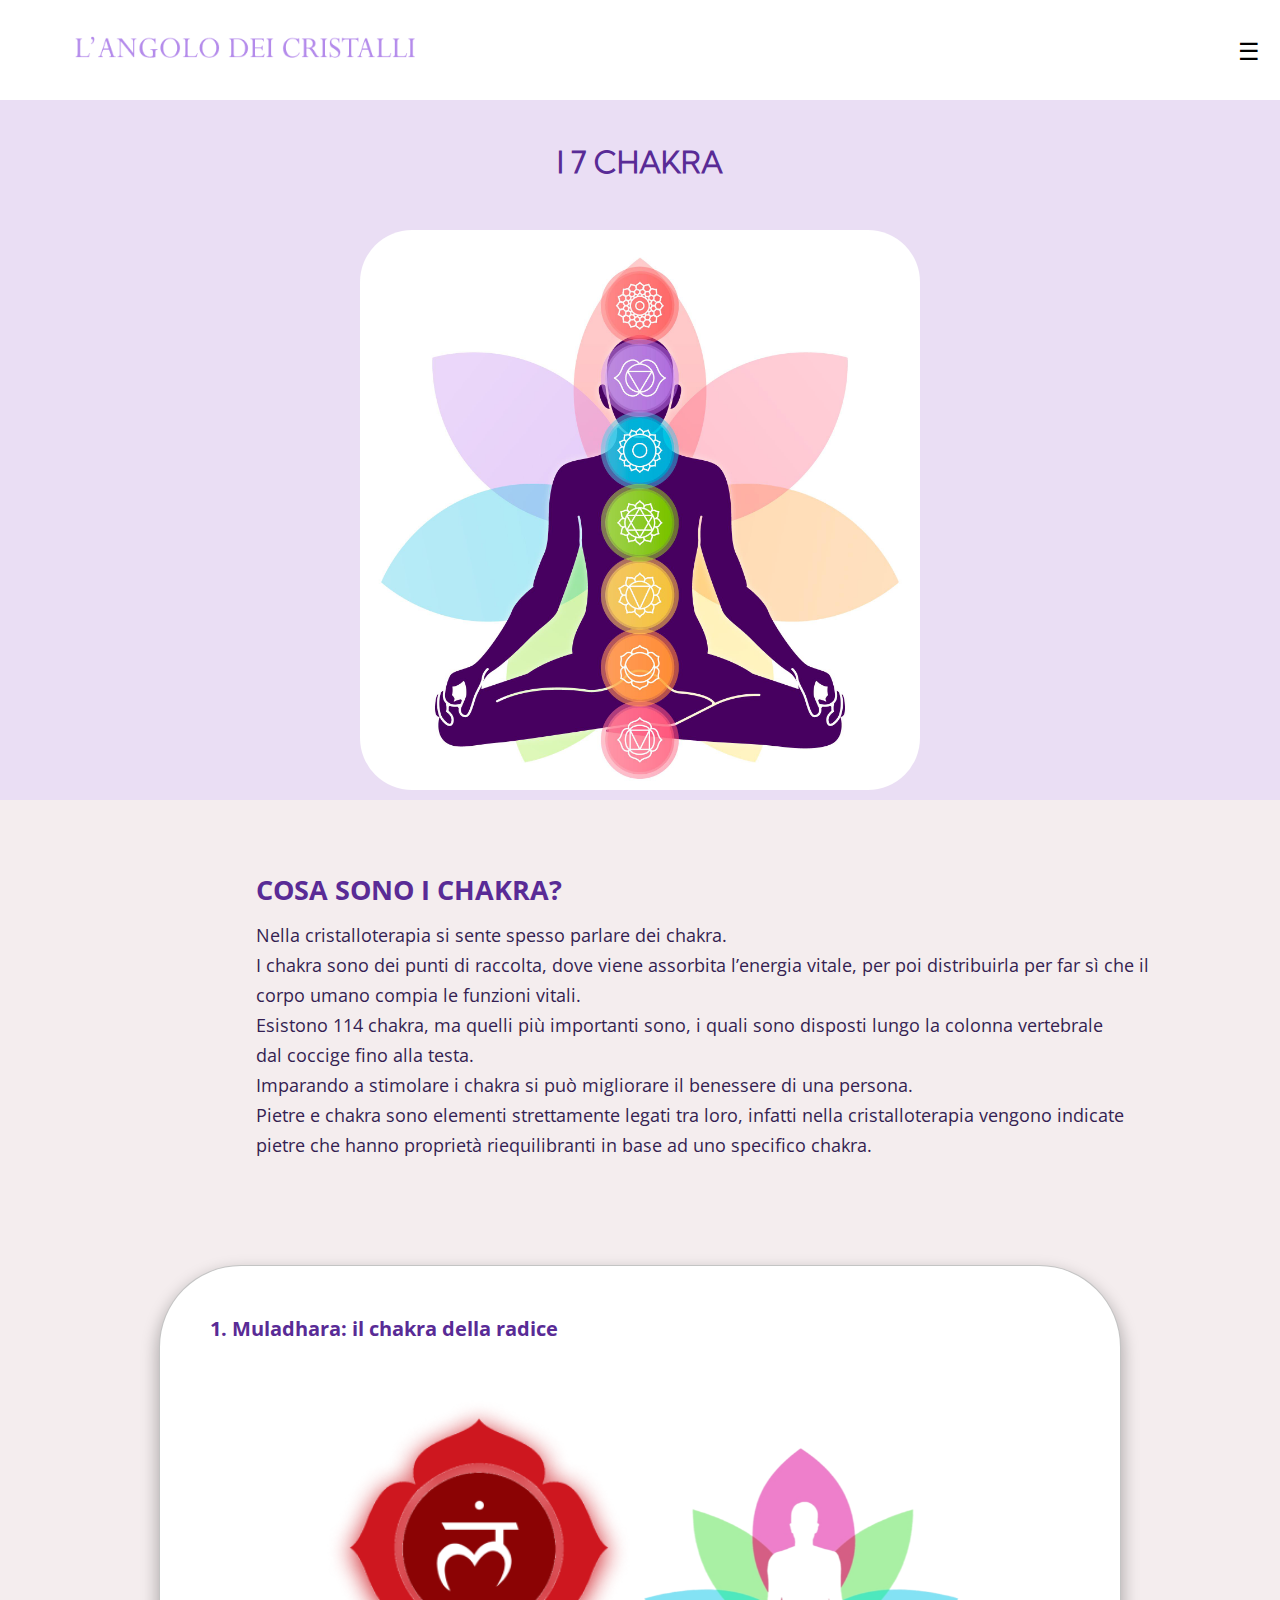
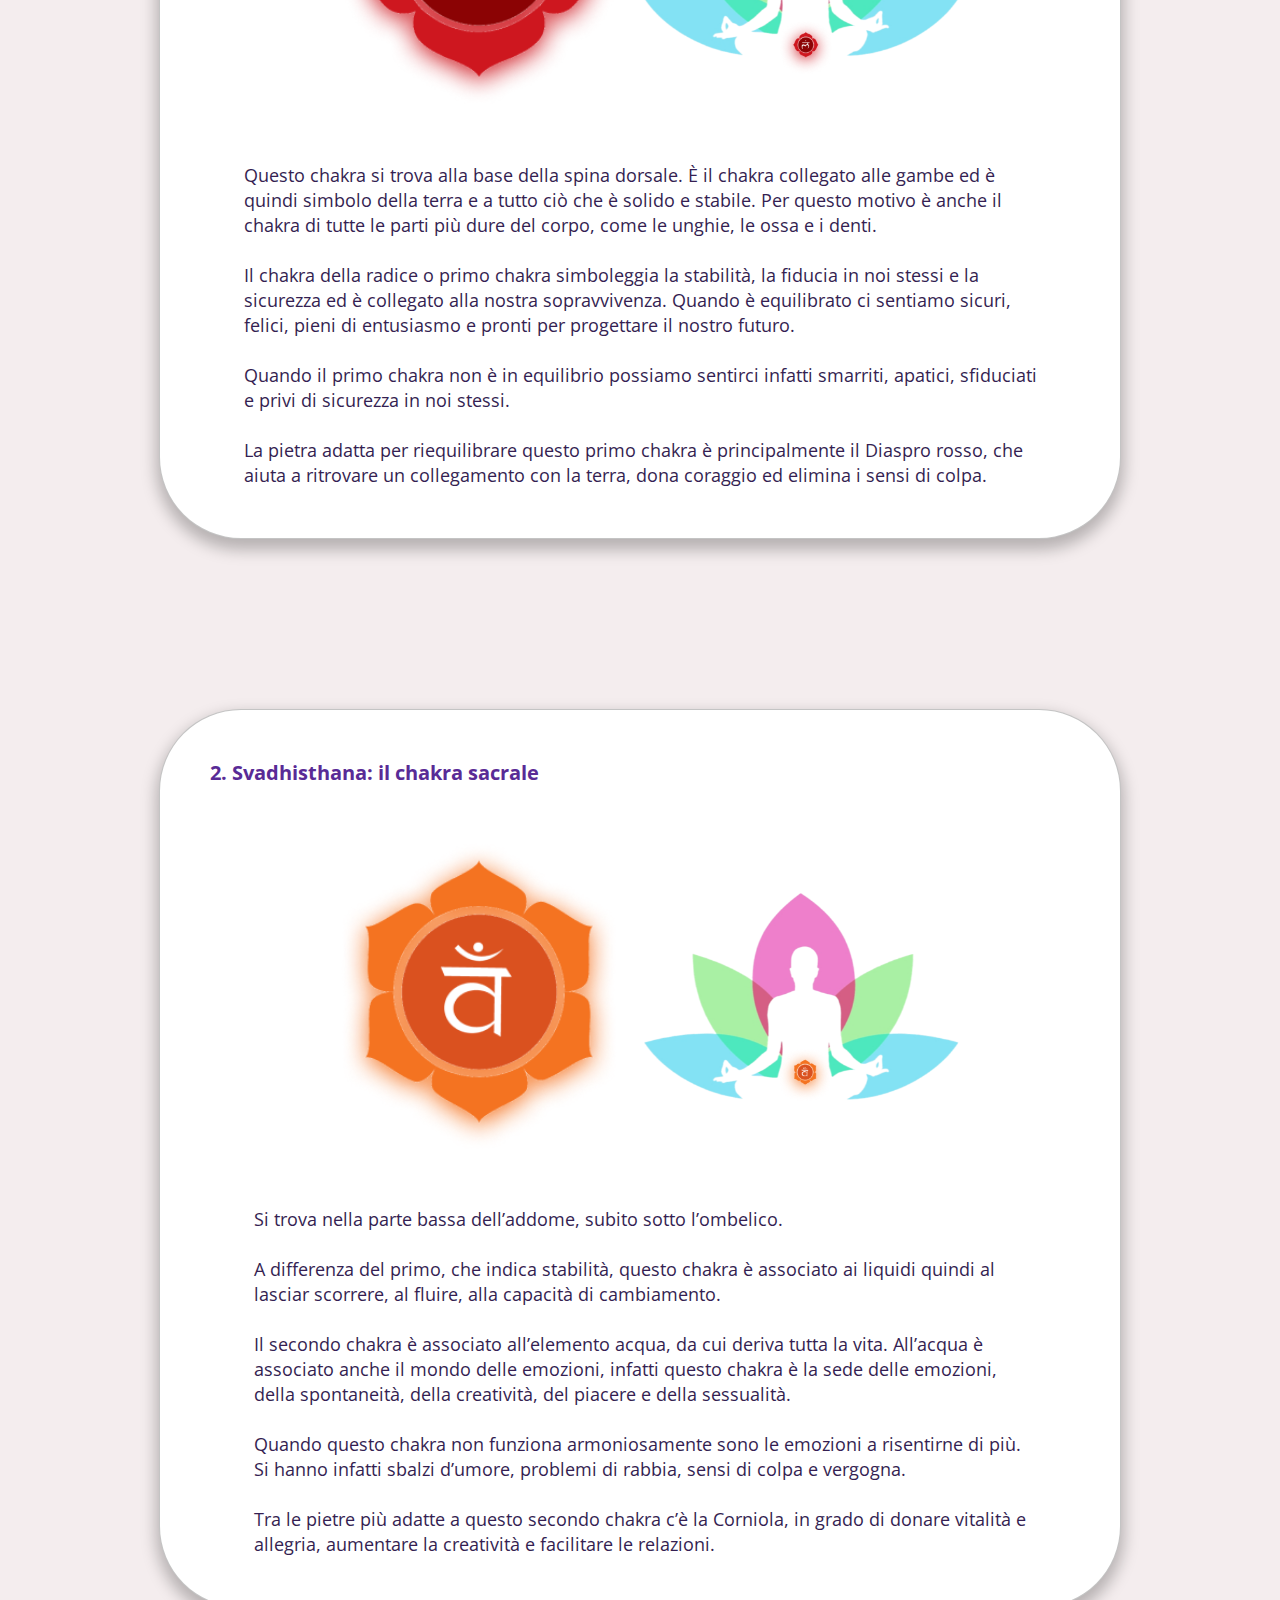
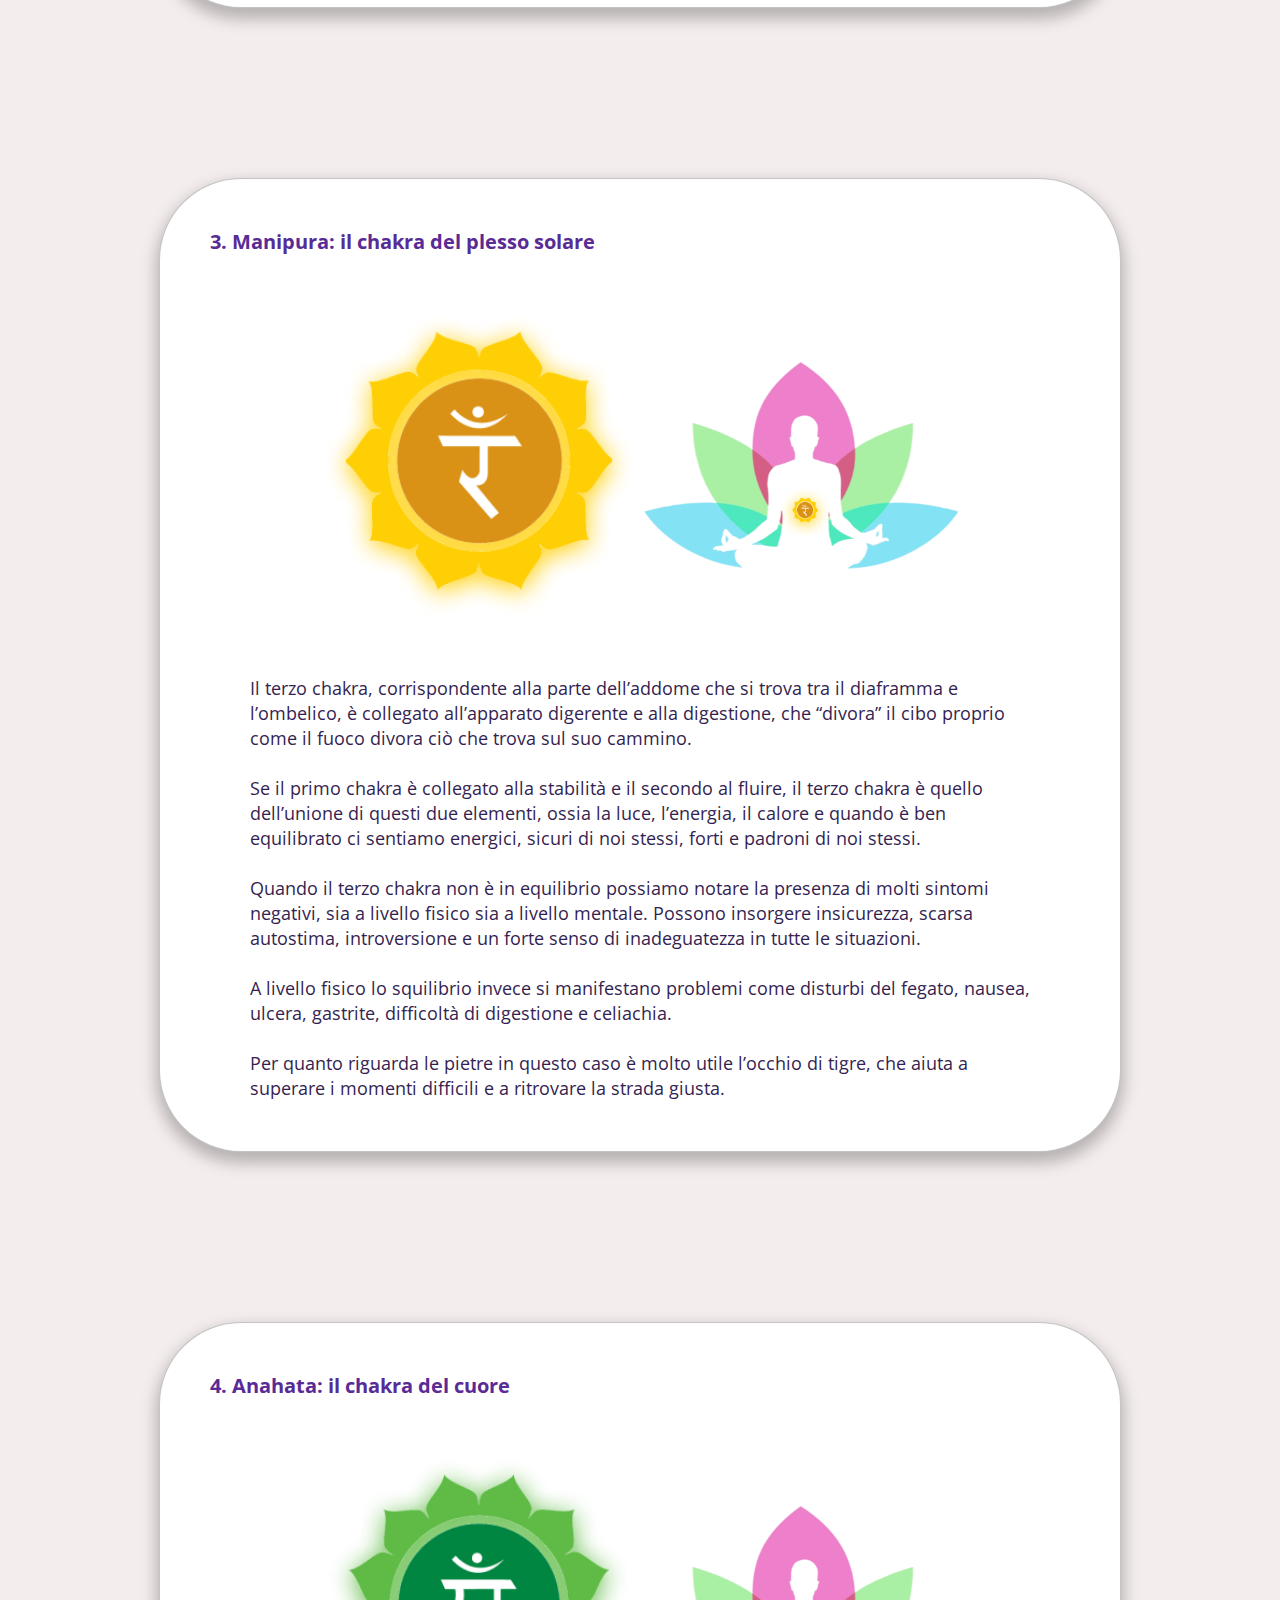
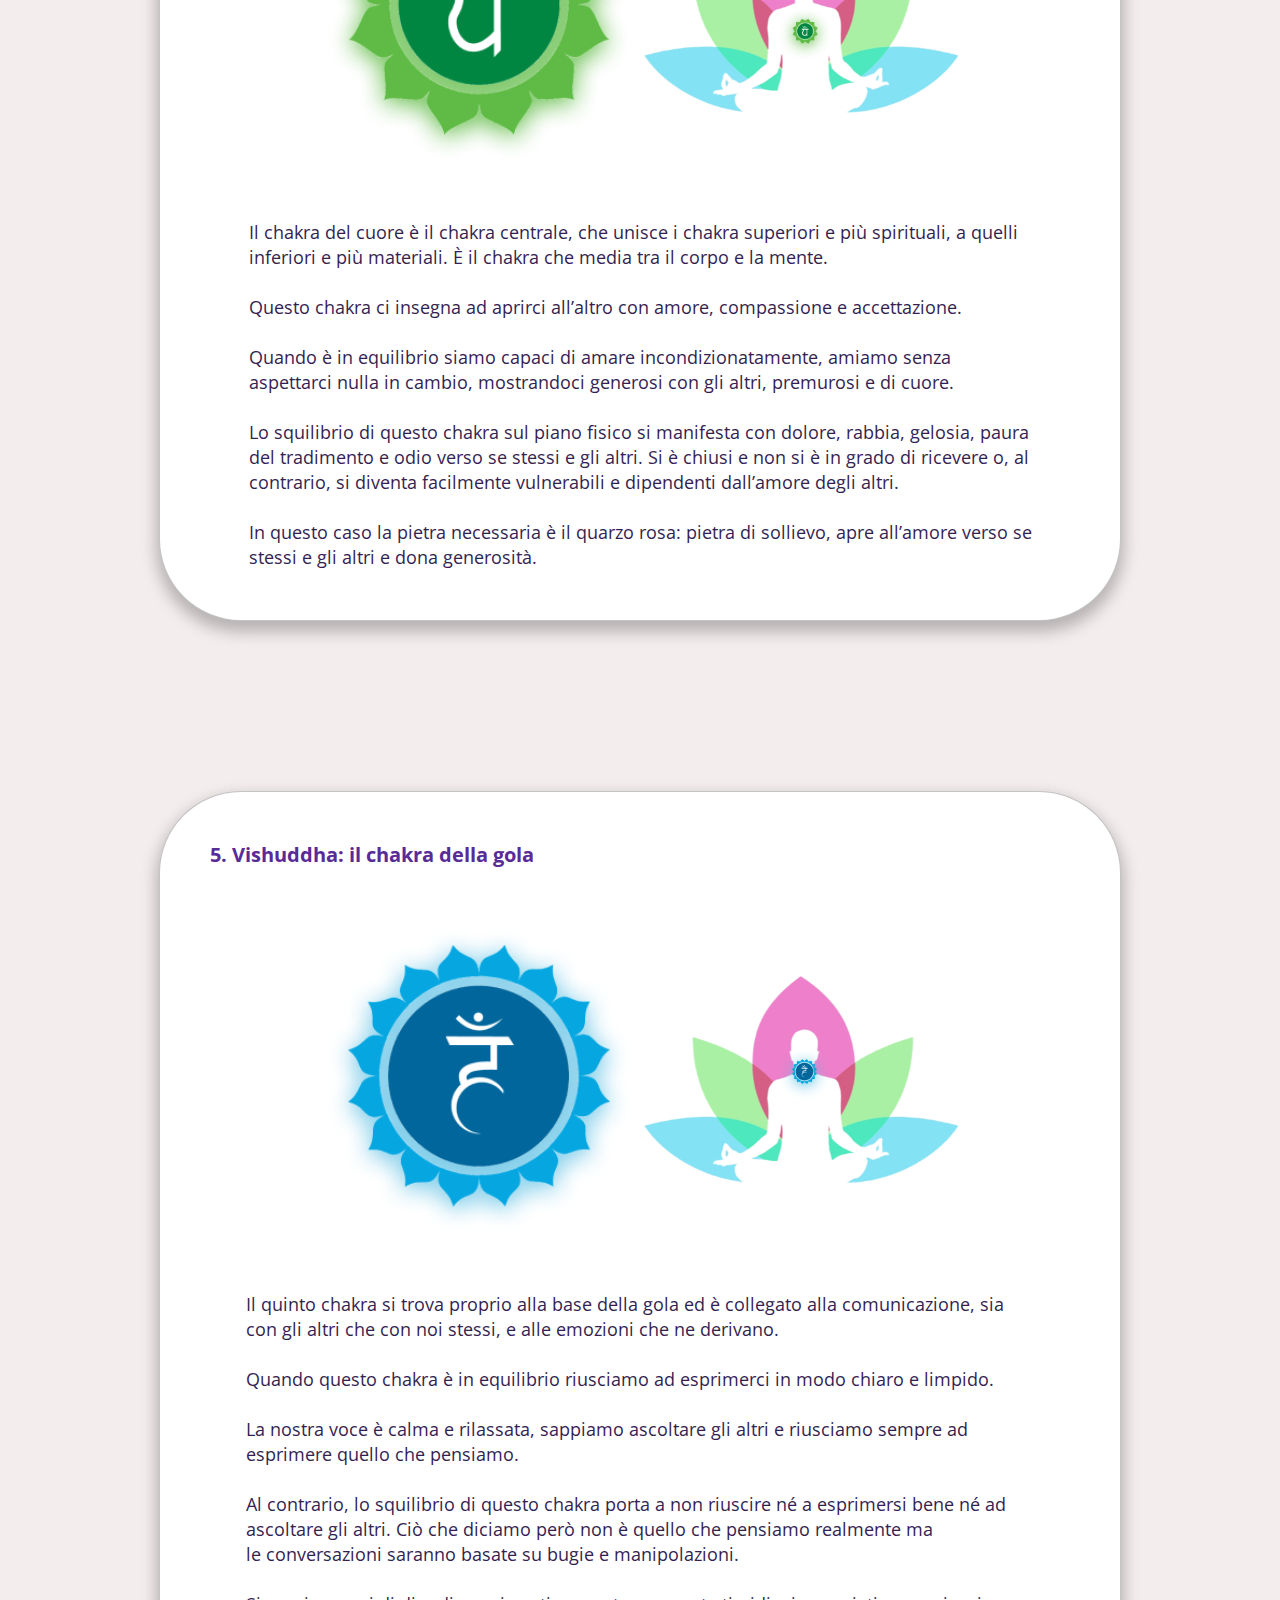
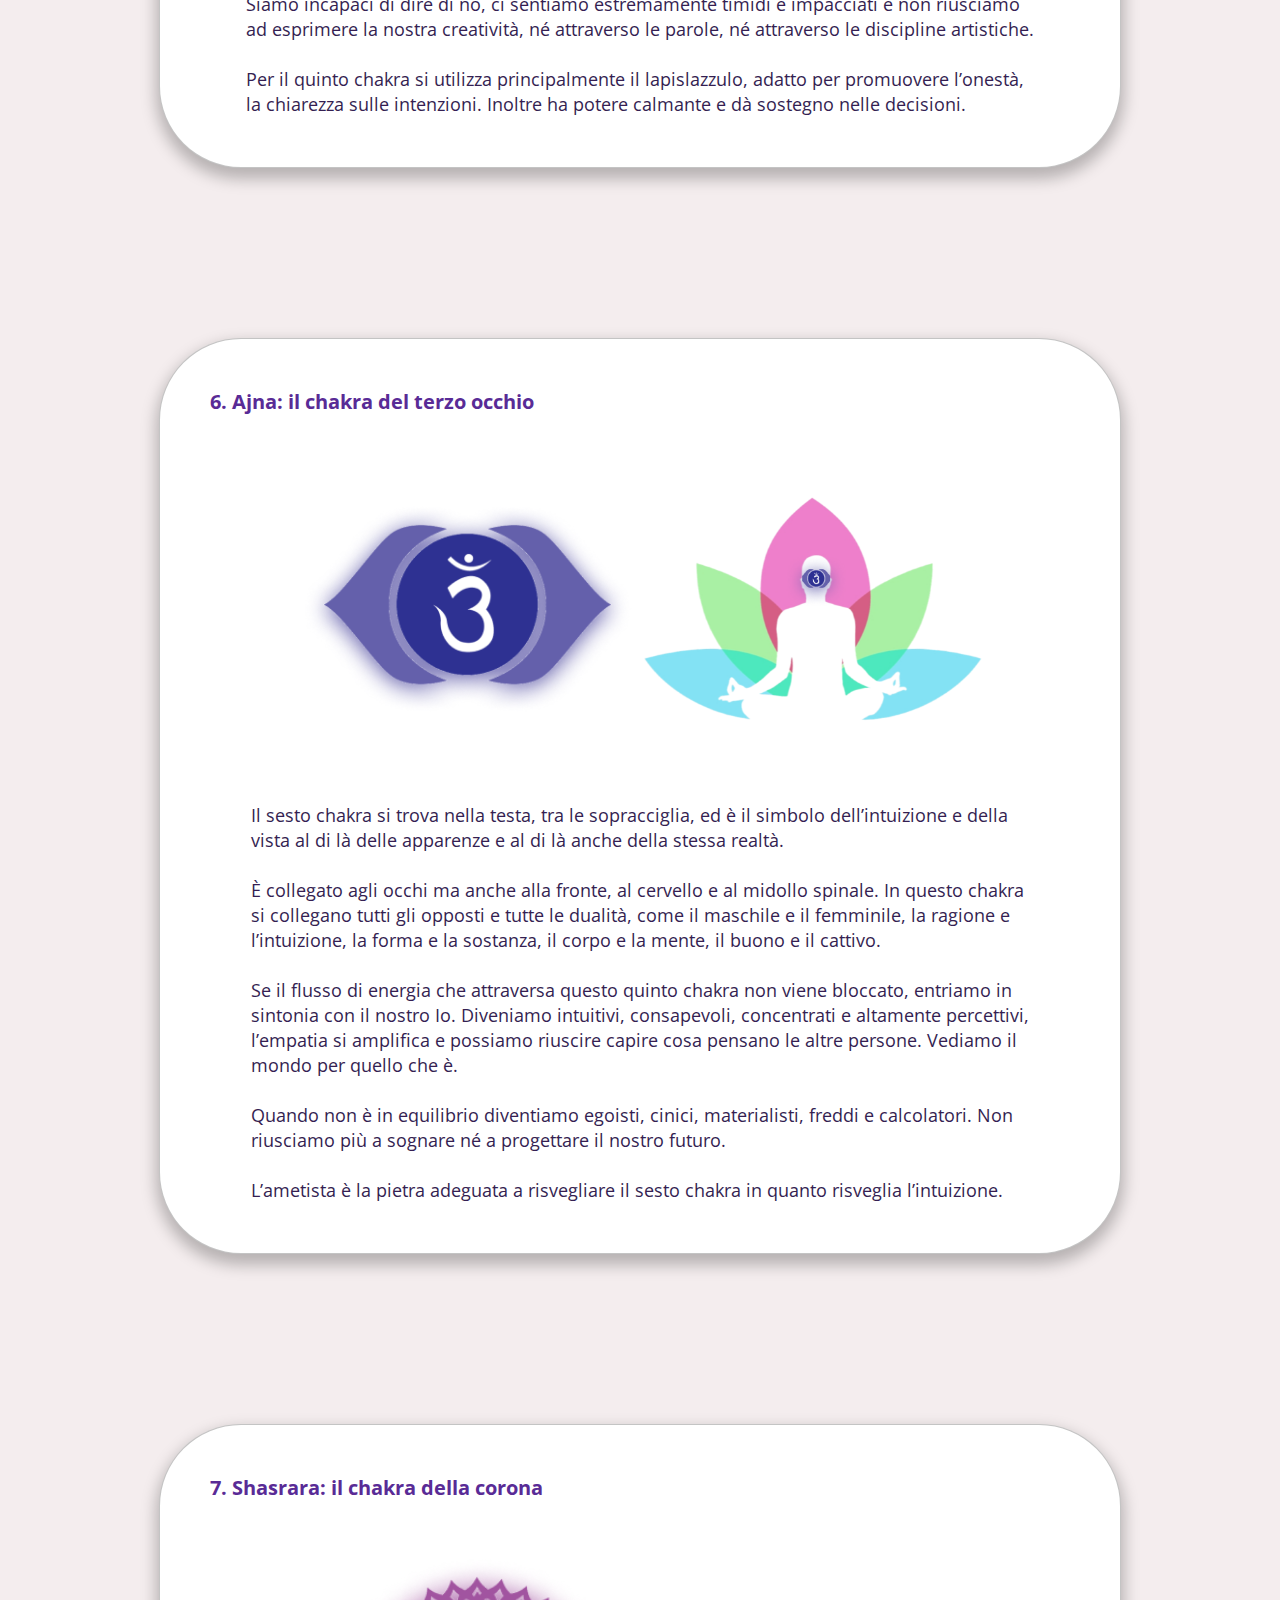
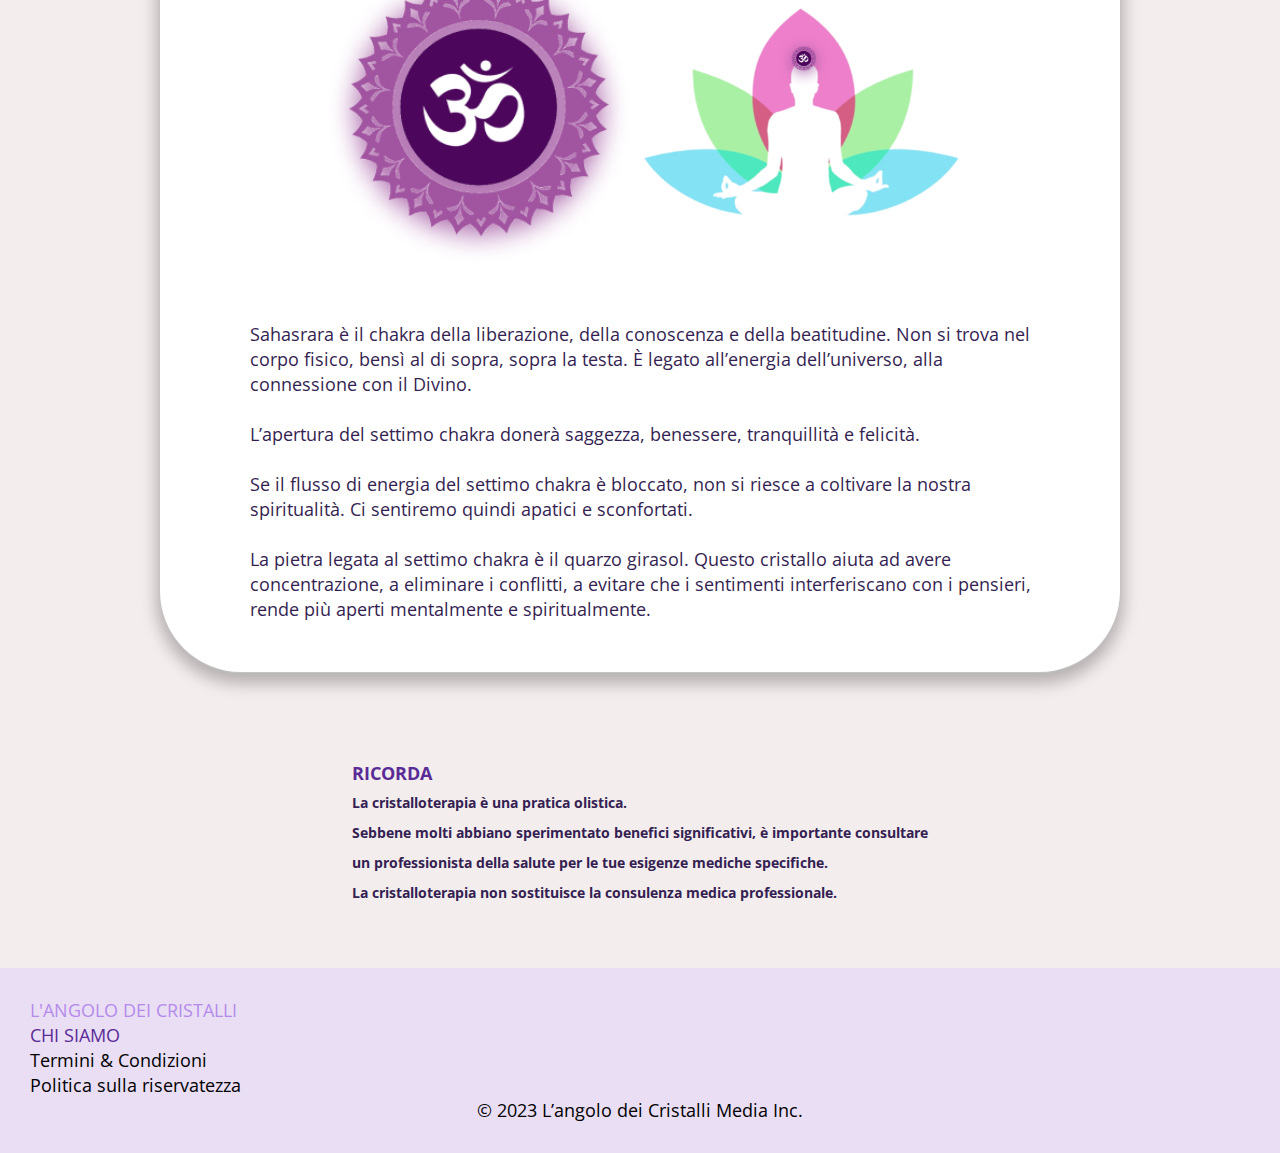
<file: i-sette-chakra.html>
<!DOCTYPE html>
<html lang="en">
<head>
    <meta charset="UTF-8">
    <meta name="viewport" content="width=device-width, initial-scale=1.0">
    <title>L'ANGOLO DEI CRISTALLI</title>
    <link rel="stylesheet" href="stile-chakra.css">
</head>
<body>
   
   



    <header class="nav">
        <div id="logo">
            <a href="index.html" ><img src="img/angolodeicristalli.png" id="logo" alt="Logo"></a>
        </div>
        <input type="checkbox" id="menu-toggle">
        <label for="menu-toggle" class="menu-icon">&#9776;</label>
        <ul class="nav-links">
            <li><a href="cristp.html">Cristalloterapia</a></li>
            <li><a href="I-cristalli.html">Cristalli</a></li>
            <li><a href="extra.html">Extra</a></li>
        </ul>
    </header>





        <div class="header"> 
            <div class="header-title">
                <h1>I 7 CHAKRA</h1>
        </div>
        <div class="header-image">
            <img src="riq imgs/im4.jpg" alt=" img1">
        </div>
</div>

<main>
    <div class="TestoPrincipale">
<h2>COSA SONO I CHAKRA?</h2>
<p>Nella cristalloterapia si sente spesso parlare dei chakra. <br>
    I chakra sono dei punti di raccolta, dove viene assorbita l’energia vitale,
    per poi distribuirla per far sì che il<br>
    corpo umano compia le funzioni vitali. <br>
    Esistono 114 chakra, ma quelli più importanti sono, i quali sono disposti lungo la colonna vertebrale<br> 
    dal coccige fino alla testa. <br>
    Imparando a stimolare i chakra si può migliorare il benessere di una persona. <br>
    Pietre e chakra sono elementi strettamente legati tra loro, infatti nella cristalloterapia 
    vengono indicate<br>
    pietre che hanno proprietà riequilibranti in base ad uno specifico chakra.</p>
</div>

<div class="sezionecard">
   
        <div class="card">
            <div class="card-title"> <h1> 1. Muladhara: il chakra della radice </h1></div>
                    <div class="card-images"><img src="img-chakra/primo_chakra.png">
                        <img src="img-chakra/Group21.png">
                    </div>  
                                        <div class="card-paragraph"><p>Questo chakra si trova alla base della spina dorsale.
                            È il chakra collegato alle gambe ed è<br>
                            quindi simbolo della terra e a tutto ciò 
                            che è solido e stabile. Per questo motivo è anche il<br>
                            chakra di tutte le parti più dure del corpo, come le unghie, le ossa e i denti. <br>
                            <br>
                            Il chakra della radice o primo chakra simboleggia la stabilità, la fiducia in noi 
                            stessi e la<br>
                            sicurezza ed è collegato alla nostra sopravvivenza. Quando è equilibrato ci sentiamo sicuri,<br>
                            felici, pieni di entusiasmo e pronti per progettare il nostro futuro. <br>
                            <br>
                            Quando il primo chakra non è in equilibrio possiamo sentirci infatti smarriti, apatici, 
                            sfiduciati<br>
                            e privi di sicurezza in noi stessi. <br>
                            <br>
                            La pietra adatta per riequilibrare questo primo chakra è principalmente il Diaspro rosso, 
                            che<br>
                            aiuta a ritrovare un collegamento con la terra, dona coraggio ed elimina i sensi di colpa.</p>
                                        </div>
        </div>


        <div class="card">
            <div class="card-title"><h1>2. Svadhisthana: il chakra sacrale</h1></div>
            <div class="card-images"><img src="img-chakra/secondo_chakra.png" alt="">
            <img src="img-chakra/Group22.png" alt="">
                </div> 
            
            <p>Si trova nella parte bassa dell’addome, subito sotto l’ombelico. <br>
                <br>
                A differenza del primo, che indica stabilità, questo chakra è associato ai liquidi quindi al <br> lasciar scorrere,
                al fluire, alla capacità di cambiamento. <br>
                <br>
                Il secondo chakra è associato all’elemento acqua, da cui deriva tutta la vita. All’acqua è <br> associato anche
                il mondo delle emozioni, infatti questo chakra è la sede delle emozioni, <br> della spontaneità, della creatività,
                del piacere e della sessualità. <br>
                <br>
                Quando questo chakra non funziona armoniosamente sono le emozioni a risentirne di più. <br>
                Si hanno infatti sbalzi d’umore, problemi di rabbia, sensi di colpa e vergogna. <br>
                <br>
                Tra le pietre più adatte a questo secondo chakra c’è la Corniola, in grado di donare vitalità e <br>allegria,
                aumentare la creatività e facilitare le relazioni.</p>
        </div>


        <div class="card">
            <div class="card-title"><h1>3. Manipura: il chakra del plesso solare</h1></div>
            <div class="card-images"> <img src="img-chakra/terzo_chakra.png" alt="">
            <img src="img-chakra/Group23.png" alt="">
               </div> 

           
               <p>Il terzo chakra, corrispondente alla parte dell’addome che si trova tra il diaframma e <br> l’ombelico,
                è collegato all’apparato digerente e alla digestione, che “divora” il cibo proprio <br>come il fuoco divora 
                ciò che trova sul suo cammino. <br>
                <br>
                Se il primo chakra è collegato alla stabilità e il secondo al fluire, il terzo chakra è quello <br> dell’unione 
                di questi due elementi, ossia la luce, l’energia, il calore e quando è ben <br>equilibrato ci sentiamo energici,
                sicuri di noi stessi, forti e padroni di noi stessi. <br>
                <br>
                Quando il terzo chakra non è in equilibrio possiamo notare la presenza di molti sintomi <br>negativi, sia a livello 
                fisico sia a livello mentale. Possono insorgere insicurezza, scarsa <br>autostima, introversione e un forte senso di
                inadeguatezza in tutte le situazioni. <br>
                <br>
                A livello fisico lo squilibrio invece si manifestano problemi come disturbi del fegato, nausea,<br> ulcera, gastrite,
                difficoltà di digestione e celiachia. <br>
                <br>
                Per quanto riguarda le pietre in questo caso è molto utile l’occhio di tigre, che aiuta a <br> superare 
                i momenti difficili e a ritrovare la strada giusta.</p>
        </div>



        <div class="card">
            <div class="card-title"><h1>4. Anahata: il chakra del cuore</h1></div>
            <div class="card-images">  <img src="img-chakra/quarto_chakra.png" alt="">
            <img src="img-chakra/Group24.png" alt="">
                </div> 
            <p>Il chakra del cuore è il chakra centrale, che unisce i chakra superiori e più spirituali, 
                a quelli <br>inferiori e più materiali. È il chakra che media tra il corpo e la mente. <br>
                <br>
                Questo chakra ci insegna ad aprirci all’altro con amore, compassione e accettazione. <br>
                <br>
                Quando è in equilibrio siamo capaci di amare incondizionatamente, amiamo senza <br> aspettarci nulla in cambio,
                mostrandoci generosi con gli altri, premurosi e di cuore. <br>
                <br>
                Lo squilibrio di questo chakra sul piano fisico si manifesta con dolore, rabbia, gelosia, 
                paura <br>del tradimento e odio verso se stessi e gli altri. Si è chiusi e non si è in grado di ricevere o,
                al <br>contrario, si diventa facilmente vulnerabili e dipendenti dall’amore degli altri. <br>
                <br>
                In questo caso la pietra necessaria è il quarzo rosa: pietra di sollievo, 
                apre all’amore verso se <br> stessi e gli altri e dona generosità.</p>
        </div>



        <div class="card">
            <div class="card-title"><h1>5. Vishuddha: il chakra della gola</h1></div>
            <div class="card-images"> <img src="img-chakra/quinto_chakra.png" alt="">
            <img src="img-chakra/Group25.png" alt="">  
                    </div> 
               <p>Il quinto chakra si trova proprio alla base della gola ed è collegato alla comunicazione,
                sia <br>con gli altri che con noi stessi, e alle emozioni che ne derivano. <br>
                <br>
                Quando questo chakra è in equilibrio riusciamo ad esprimerci in modo chiaro e limpido. <br>
                <br>
                La nostra voce è calma e rilassata, sappiamo ascoltare gli altri e riusciamo 
                sempre ad <br>esprimere quello che pensiamo. <br>
                <br>
                Al contrario, lo squilibrio di questo chakra porta a non riuscire né a esprimersi bene né ad <br> ascoltare gli altri.
                Ciò che diciamo però non è quello che pensiamo realmente ma <br>le conversazioni 
                saranno basate su bugie e manipolazioni. <br>
                <br>
                Siamo incapaci di dire di no, ci sentiamo estremamente timidi e impacciati e
                non riusciamo <br> ad esprimere la nostra creatività,
                né attraverso le parole, né attraverso le discipline artistiche. <br>
                <br>
                Per il quinto chakra si utilizza principalmente il lapislazzulo, adatto per promuovere l’onestà, <br>
                la chiarezza sulle intenzioni. Inoltre ha potere calmante e dà sostegno nelle decisioni.</p>
        </div>



        <div class="card">
            <div class="card-title"><h1>6. Ajna: il chakra del terzo occhio</h1></div>
            <div class="card-images">  <img src="img-chakra/sesto_chakra.png" alt="">
            <img src="img-chakra/Group26.png" alt="">
            </div>
            <p>Il sesto chakra si trova nella testa, tra le sopracciglia, ed è il simbolo dell’intuizione 
                e della <br>vista al di là delle apparenze e al di là anche della stessa realtà. <br>
                <br>
                È collegato agli occhi ma anche alla fronte, al cervello e al midollo spinale.
                In questo chakra <br> si collegano tutti gli opposti e tutte le dualità, come il maschile e il femminile, 
                la ragione e <br> l’intuizione, la forma e la sostanza, il corpo e la mente, il buono e il cattivo. <br>
                <br>
                Se il flusso di energia che attraversa questo quinto chakra non viene bloccato, entriamo 
                in <br> sintonia con il nostro Io. Diveniamo intuitivi, consapevoli, concentrati e altamente percettivi, <br>
                l’empatia si amplifica e possiamo riuscire capire cosa pensano le altre persone. Vediamo il <br> mondo per quello che è. <br>
                <br>
                Quando  non è in equilibrio diventiamo egoisti, cinici, materialisti, freddi e calcolatori.
                 Non <br> riusciamo più a sognare né a progettare il nostro futuro. <br>
                 <br>
                L’ametista è la pietra adeguata a risvegliare il sesto chakra in quanto risveglia l’intuizione.</p>
        </div>




        <div class="card">
            <div class="card-title"><h1>7. Shasrara: il chakra della corona</h1></div>
            <div class="card-images">  <img src="img-chakra/settimo_chakra.png" alt="">
            <img src="img-chakra/Group27.png" alt="">
                </div>
            <p>Sahasrara è il chakra della liberazione, della conoscenza e della beatitudine.
                Non si trova nel <br> corpo fisico, bensì al di sopra, sopra la testa. È legato all’energia dell’universo,
                alla <br> connessione con il Divino. <br>
                <br>
                L’apertura del settimo chakra donerà saggezza, benessere, tranquillità e felicità. <br>
                <br>
                Se il flusso di energia del settimo chakra è bloccato, non si riesce a coltivare la nostra <br> spiritualità. 
                Ci sentiremo quindi apatici e sconfortati. <br>
                <br>
                La pietra legata al settimo chakra è il quarzo girasol. Questo cristallo aiuta ad avere <br> concentrazione, 
                a eliminare i conflitti, a evitare che i sentimenti interferiscano con i pensieri, <br>
                rende più aperti mentalmente e spiritualmente.</p>
        </div>
</div>


<div class="last-sect">
    <div id="last-one">
            <h3>RICORDA</h3>
            <p><b>La cristalloterapia è una pratica olistica.<br>
                Sebbene molti abbiano sperimentato benefici significativi, è importante consultare<br>
                un professionista della salute per le tue esigenze mediche specifiche.<br>
                La cristalloterapia non sostituisce la consulenza medica professionale.</b></p>
    </div>
</div>

</main>
<footer>
    <p style= color:#B48BEB;>L'ANGOLO DEI CRISTALLI</p>
    <p><a href="chi-siamo.html" target="_blank" style="text-decoration: none; color: #592B96;">CHI SIAMO</a></p>
    <p>Termini & Condizioni</p>  
    <p>Politica sulla riservatezza</p>

       <div class="copyright">
        <p>© 2023 L’angolo dei Cristalli Media Inc.</p>
      
    </div>
</footer>


</body>
</html>
</file>
<file: index.css>
@font-face {
    font-family: 'Kumbh_Sans';
    src: url(fonts/Kumbh_Sans/static/KumbhSans-Light.ttf);
}
@font-face{
    src:url(fonts/Open_Sans/OpenSans-VariableFont_wdth\,wght.ttf);
    font-family: 'Open_Sans';
}

*{
   margin: 0px;
   padding: 0px;
   user-select: none;
}

body {
    margin: 0;
    padding: 0;
    font-family: 'Open_Sans' ;
    font-weight: 400;
    font-size: 18px;
    background-color: rgba(196, 186, 200, 0.2);
    line-height: 30px;
}

.nav {
    width: 100%;
    background-color: rgb(255, 255, 255);
    display: flex;
    justify-content: space-between;
    align-items: center;
    height: 100px;
    position: fixed;
}

.nav-links {
    list-style: none;
    display: flex;
    padding-right: 40px;
    padding: 40px 0px 40px 0px;
}

.nav-links li {
    padding-left: 30px;
    margin-right: 50px;
}

.nav-links li a {
    font-family: 'Kumbh_Sans';
    color: #592B96;
    text-decoration: none;
    font-size: 18px;
    text-transform: uppercase;
    
}

.nav-links li a:hover {
    color: #B48BEB;
}

#logo img {
   max-width: 340px;
   height: auto;
   overflow:hidden;
   padding: 50px;
}

.header{
    display: flex;
    align-items: center;
    justify-content: center;
    height:925px;
    width: 100%;
    padding-top: 100px;
    background-color: rgb(218, 198, 255,38%);
}

.header h1 {
    color: #351F52;
    font-size: 50px;
    line-height: 1.2;
margin-right: 10%;
font-family: 'Kumbh_Sans';
font-weight: 900;
}

#cris{
    color:  #592B96;
    font-size: 58px;
}

.header img{
    display: flex;
    width: 30%;
    height: 85%;
    padding-left: 40px;
}

.sect-1{
    width: 100%;
    display: flex;
    flex-direction: column;
    align-items: center;
    justify-content: center;
    padding:60px 0 0 0;
}

.sect-1 p{
    color: #351F52;
}

.sect-1-p1{
    width: 60%;
    height: 300px;
    display: flex;
    flex-direction: column;
    align-items: center;
    justify-content: start;
}

.sect-1-p2, .sect-1-p3{
    width: 60%;
    height: 200px;
    display: flex;
    flex-direction: column;
    align-items: center;
    justify-self: start;
}

#sect-1-p1-title, #sect-1-p2-title, #sect-1-p3-title{
    font-family: 'Open_sans';
    font-style: normal;
    color: #592B96;
    line-height: 1px;
    font-size: 42px ;
    overflow-x: visible;
    letter-spacing: 1px;
    
}

#sect-1-p1-text {
    line-height: 30px;
    text-align: justify;
    font-size: 18px;
}

#sect-1-p2-text {
    line-height: 33px;
    text-align: justify;
}

#sect-1-p3-text {
    align-self: baseline;
}


.container {
    width: 100%;
    max-width: 1200px;
    display: grid;
    margin: auto;
    justify-content: center;
    gap: 45px;
    grid-template-columns: repeat(auto-fit, minmax(200px, 1fr));

   
  
    
    
}

.card {
    background-color: #fff;
    border: 1px solid #ddd;
    border-radius: 8px;
    padding: 16px;
    box-shadow: 0 2px 5px rgba(0, 0, 0, 0.1);
    transition: transform 0.2s;
}
.card img {
    width: 100%;
    height: 300px; 
    object-fit: cover; 
    border-bottom: 1px solid #ddd;
    border-radius: 8px 8px 0 0;
    margin-bottom: 16px;
}
.card:hover {
    transform: scale(1.05);
}

.card h2 {
    color: #592B96;
    font-size: larger;
    margin: 8px 0;
}

.card p {
    color: #351F52;
    margin: 8px 0 0 0; 

}

 .last-sect{
    width: 100%;
    display: flex;
    flex-direction: column;
    align-items: center;
    padding-top: 90px;
    padding-bottom: 90px;
 }

#last-one{
    width: 45%;
}

#last-one h3{
    color:#592B96;
}

#last-one p{
    color:#351F52;
}

footer{
    padding: 30px;
    background-color:rgb(218, 198, 255,38%) ;
}

   .copyright{
        display: flex;
        flex-direction: row;
      justify-content: center;
    }










    .menu-icon {
        display: none;
        font-size: 24px;
        cursor: pointer;
    }
    
    #menu-toggle {
        display: none;
    }
    
    .nav-links {
        list-style: none;
        padding: 0;
    }
    
    .nav-links li {
        display: inline;
        margin-left: 20px;
    }
    
    
    
    
    
    
    
    
    
    
    
    
    
    @media (max-width: 1300px) {
        .menu-icon {
            display: block;
            padding: 35px;
        }
    
        .nav-links {
            display: none;
            text-align: right;
            width: 100%;
            background-color: #ffffff;
            position: absolute;
            top: 100px; 
            left: 0;
            z-index: 1;
        }
    
        #menu-toggle:checked + .menu-icon + .nav-links {
            display: block;
        }
        .header{
            height: 725px;
        }
    
        .nav-links li {
            display: block;
            margin: 10px 35px;
        }
        .sect-1 {
            padding: 20px 0;
        }
    
        .sect-1-p1 {
            width: 90%;
            height: auto;
            
        }
    
    
    
        #sect-1-p1-text {
            font-size: 18;
            line-height: 28px;
         
        }
       
    
        #sect-1-p1-title {
            font-size: 28px;
           
        }
    
        .header{
            display: flex;
            flex-direction: column;
            padding-top: 80px;
    
        }
        .header h1{
            
            font-size: 45px;
            margin: 70px auto 30px;
            text-align: center;
      
        }
        .header img{
          width: 55%;
          height: 55%;
          margin-top: 20px; 
          justify-content: center;
        }
        #cris{
            font-size: 60px;
            
        }

        .card img {
            width: 100%;
            height: 500px;  
            margin-bottom: 20px;
        }
     .card h2{
        font-size: 18px;
     }
    
     .card p{
        font-size: 16px;
     }

    
     #last-one{
    
      margin: auto;
    }
    
    #last-one h3{
        font-size: 18;
    }
    
    #last-one p{
        font-size: 14;
    }
    .container {
         display: flex;
         flex-direction: column;
            padding: 50px;
            width: 90%;
        }
    }
    
        
    
    @media (max-width: 768px) {
       
        .header h1{
            
            font-size: 30px;
            margin: 80px auto 5px;
      
        }
        .header img{
          width: 50%;
          height: 45%;
          margin-top: 50px; 
          justify-content: center;
        }


    #sect-1-p1-text{
    text-align: left;
                    }

        #last-one{
            width: 60%;
                }

                .card{
                    width: 90%;
                }
    
    }
</file>
<file: stile-chi-siamo.css>
@font-face {
    font-family: 'Kumbh_Sans' ;
    src: url(fonts/Kumbh_Sans/static/KumbhSans-Light.ttf);
}

@font-face{
    src:url(fonts/Open_Sans/OpenSans-VariableFont_wdth\,wght.ttf);
    font-family: 'Open_Sans';
}

*{
    overflow-x: hidden;
   margin: 0px;
   padding: 0px;
}

body {
    margin: 0;
    padding: 0;
    font-family: 'Open_Sans';
    font-weight: 400;
    font-size: 20px;
    background-color: rgb(218, 198, 255,38%);
}

.nav {
    width: 100%;
    background-color: rgb(255, 255, 255);
    display: flex;
    justify-content: space-between;
    align-items: center;
    height: 100px;
    position: fixed;
    overflow-y: hidden;
    position: fixed;
}

.nav-links {
    list-style: none;
    display: flex;
    padding-right: 40px;
    padding: 40px 0px 40px 0px;
}

.nav-links li {
    padding-left: 30px;
    margin-right: 50px;
}

.nav-links li a {
    font-family: 'Kumbh_Sans';
    color: #592B96;
    text-decoration: none;
    font-size: 18px;
    text-transform: uppercase;
    
}

.nav-links li a:hover {
    color: #B48BEB;
}

#logo img {
    max-width: 340px;
    height: auto;
    overflow:hidden;
    padding: 50px;
 }
 

.hero {
    width: 100%;
    height: 200px;
    display: flex;
    flex-direction: column;
    align-items: center;
    justify-content: center;
    padding-top: 100px;
    margin: 20px 0 20px 0;
}

.hero h1 {
    font-family: 'Kumbh_Sans';
  font-size: 55px;
  color: #592B96;
}

 .headerimg{
    display: flex;
    align-items: center;
    justify-content: center;
    max-width: 100%;
    background-color: #ffffff;
    box-shadow: 0px 4px 4px rgba(0, 0, 0, 0.25);
 }

 .testo{
display: flex;
justify-content: center;
align-items: center;
 }
.testo p{
    max-width: 60%;
    display: flex;
    justify-content: center;
    align-items: center;
    margin: auto;
    padding: 65px 00px;
    color: #351F52;
    line-height: 1.5;
    font-size: 20px;
 }

 img {
    max-width: 80%;
    display: block;
}

footer{
    padding: 30px;
    background-color:rgb(218, 198, 255,38%) ;
}

   .copyright{
        display: flex;
        flex-direction: row;
      justify-content: center;
    }

    .menu-icon {
        display: none;
        font-size: 24px;
        cursor: pointer;
    }
    
    .menu-toggle {
        display: none;
    }
    
    .nav-links {
        list-style: none;
        padding: 0;
    }
    
    .nav-links li {
        display: inline;
        margin-left: 20px;
    }
    
    
    @media (max-width: 1300px) {

        .menu-icon {
            display: block;
            padding: 20px;
        }
    
         .nav-links {
            display: none;
            height: 0;
         }
         
        .menu-toggle:checked ~ .nav-links {
            text-align: right;
            width: 100%;
            background-color: #ffffff;
            position: fixed;
            top: 80px; 
            height: 120px;
        }

    
        .menu-toggle:checked ~ .menu-icon ~ .nav-links {
            display: inline-flex;
            flex-direction: column;
            transition: height .4s ease-out;
        }
    
        .footer-columns {
            
            display: flex;
            flex-direction: column;
            justify-content: center;
            text-align: center;
        }
    
        .headerimg img{
            width: 50%;
        }
    
        div.testo p{
          
          width: 100%;
            font-size: 18px;
            line-height: 28px;
          margin: auto;
          padding: 20px;
        
         }
        
    }
    
    
    @media (max-width: 768px) {
       
        #logo{
            display: flex;
        }
       
        div.testo p{
          
            width: 100%;
             
            padding: 20px;
          
           }
    }
</file>
<file: crisptpstyle.css>
@font-face {
    font-family: 'Kumbh_Sans';
    src: url(fonts/Kumbh_Sans/static/KumbhSans-Light.ttf);
}

@font-face{
    src:url(fonts/Open_Sans/OpenSans-VariableFont_wdth\,wght.ttf);
    font-family: 'Open_Sans';
}


*{
    box-sizing: border-box;
   margin: 0px;
   padding: 0px;
   user-select: none;
}

body {
    margin: 0;
    padding: 0;
    font-family: 'Open_Sans';
    font-weight: 400;
    font-size: 18px;
    background-color: rgba(196, 186, 200, 0.2);
    line-height: 30px;
}

.nav {
    width: 100%;
    background-color: rgb(255, 255, 255);
    display: flex;
    justify-content: space-between;
    align-items: center;
    height: 100px;
    position: fixed;
}

.nav-links {
    list-style: none;
    display: flex;
    padding-right: 40px;
    padding: 40px 0px 40px 0px;
}

.nav-links li {
    padding-left: 30px;
    margin-right: 50px;
}

.nav-links li a {
    font-family: 'Kumbh_Sans';
    color: #592B96;
    text-decoration: none;
    font-size: 18px;
    text-transform: uppercase;
    
}

.nav-links li a:hover {
    color: #B48BEB;
}

 #logo img {
    max-width: 340px;
    height: auto;
    overflow:hidden;
    margin: 50px;
 }

.header{
    height:925px;
    width: 100%;
    background-color: rgb(218, 198, 255,38%);
    display: flex;
    flex-direction: column; 
}

.header-title {
    width: 100%;
    height: 200px;
    display: flex;
    flex-direction: column;
    align-items: center;
    margin: 185px 0 45px 0;
}

.header-title h1 {
    font-family: 'Kumbh_Sans';
  font-size: 55px;
  color: #592B96;
  padding: 10px;
}

.header-title p {
    font-size: 22px;
    line-height: 50px; 
 }

 .header-image{
    width: 100%;
    height: 75%;
    display: flex;
    justify-content: center;
    align-content: center;
    padding-bottom: 60px;
 }

 .header img{
    width: auto;
    height: 80%;
    display: flex;
    border-radius: 109px;
 }

 .sect-1{
    width: 100%;
    height: 650px;
    display: flex;
    flex-direction: column;
    align-items: center;
    justify-content: center;
    
  

 } 
 .sect-1 h2{
    padding-bottom: 10px;
}
p{
    color: #351F52;
}

h2,h3,h4{
    color: #592B96;
}



.sect-3{
    width: 100%;
    height: 700px;
    display: flex;
    flex-direction: column;
    justify-content: center;
    align-items: center;

}

.sect-3-items li{
    list-style-position:outside;
    color: #351F52;
    padding-bottom: 5px;
    text-align:start;
}

.images-sect{
    width: 100%;
    height: 400px;
    display: flex;
    justify-content: space-evenly;
    align-items: center;
}

.images-sect img{
    width: 300px;
    max-width: 370px;
    height: 300px;
    max-height: 370px;
}

.sect-4{
    width: 100%;
    height: 700px;
    display: flex;
    flex-direction: column;
    justify-content: center;
    align-items: center;
}

.image2-sect{
    width: 100%;
    height: 400px;
    display: flex;
    justify-content: space-evenly;
    align-items: center;
}

.image2-sect img{
    max-width: 400px;
    max-height: 300px;
}

.sect-5{
    width: 100%;
    height: 750px;
    display: flex;
    flex-direction: column;
    justify-content: center;
    align-items: center;
}

.last-sect{
    width: 100%;
    height: 200px;
    display: flex;
    justify-content: center;
    align-items: center;
    line-height: 30px;
    color: #592B96;
}

.last-sect p{
    color: #351F52;
    font-weight: bold;
}
    
footer{
    padding: 30px;
    background-color:rgb(218, 198, 255,38%) ;
}
    
.copyright{
    display: flex;
    flex-direction: row;
    justify-content: center;
}
       .menu-icon {
        display: none;
        font-size: 24px;
        cursor: pointer;
    }
    
    #menu-toggle {
        display: none;
    }
    
    .nav-links {
        list-style: none;
        padding: 0;
    }
    
    .nav-links li {
        display: inline;
        margin-left: 20px;
    }
    
    
    
    
    
    
    @media (max-width: 1300px) {

.sect-1{
    height: max-content;
    margin-top: 130px;
    margin-bottom: 130px;
}

        .sect-1-items{
width: 60%;
        }

        .sect-1 h2{
    font-size: 30px;
    margin-bottom: 25px;
        }

        .menu-icon {
            display: block;
            padding: 35px;
        }
    
        .nav-links {
            display: none;
            text-align: right;
            width: 100%;
            background-color: #ffffff;
            position: absolute;
            top: 100px;
            left: 0;
            z-index: 1;
        }
    
        #menu-toggle:checked + .menu-icon + .nav-links {
            display: block;
        }
    

        .nav-links li {
            display: block;
            margin: 10px 35px;
        }

    .sect-3{
        height: max-content;
    }

.sect-3-items{
    width: 70%;
    line-height: 40px;
}
.sect-3 h2{
font-size: 30px;
}


        .images-sect{
            height: max-content;
            margin: 100px 0 100px;
        }
        .images-sect img{
            width: 30%;
            height: 20%;
        }

        .sect-4{
            height: max-content;
        }

        .sect-4-items{
            width: 70%;
        }

        .image2-sect {
         height: max-content;
         margin: 100px 0 100px 0;
        }
        .image2-sect img {
            width: 40%;
            height: 40%;
            margin: 40px 0 50px 0;
        }

        .sect-5{
            height: max-content;
        }

        .sect-5-items{
            width: 70%;
        }
        
    .last-sect{
        height: max-content;
        margin: 50px 0 50px 0;
    }    
   #last-one{
    width: 70%;
   } 

    #last-one h3{
        font-size: 18;
    }
    
    #last-one p{
        font-size: 14px;
    }
}
        
    
    @media (max-width: 768px) {
        .menu-icon {
         padding: 0;
        }

        .header h1{
            
            font-size: 30px;
            margin: 80px auto 30px;
      
        }
        .header img{
          width: 80%;
       height: 65%;
       border-radius: 52px;
       
          justify-content: center;
        }
        .sect-1{
        margin-top: 50px; 
           height: auto;
           width: 80%;
           margin-left: 10%;
           
           
        }
.sect-1 p{
    font-size: 16px;
}
    
       
        .sect-3 {
         height: auto;
         width: 80%;
           margin-left: 10%;
             }
            .sect-4{
                height: auto;
                width: 80%;
           margin-left: 10%;
            }
            .sect-5{
                height: auto;
                width: 80%;
           margin-left: 10%;
            }
            .images-sect{
                height: auto;
                margin: 40px 0 80px;
            }
            .images-sect img{
                width: 30%;
                height: 30%;
            }
            .image2-sect {
             height: auto;
        
            }
            .image2-sect img {
                width: 40%;
                height: 30%;
                padding: 40px 0 80px;
            }
            .sect-3-items li{
                font-size: 16px;
            }
    
            .sect-4 li{
                font-size: 16px;
            }
            .sect-5 li{
                font-size: 16px;
            }
            .last-sect{
                height: auto;
                margin-bottom: 20px;
            }
        #last-one{
    
            width: 60%;
          }
          #last-one h3{
    font-size: 18px;
            
          }
       
    
    }
</file>
<file: stile-extra.css>
@font-face {
    font-family: 'Kumbh_Sans';
    src: url(fonts/Kumbh_Sans/static/KumbhSans-Light.ttf);
}

@font-face{
    src:url(fonts/Open_Sans/OpenSans-VariableFont_wdth\,wght.ttf);
    font-family: 'Open_Sans';
}


*{
   margin: 0px;
   padding: 0px;
}

body {
    margin: 0;
    padding: 0;
    font-family: 'Open_Sans';
    font-weight: 400;
    font-size: 18px;
    background-color: #F4EDEE;
    line-height: 30px;
}

.nav {
    width: 100%;
    background-color: rgb(255, 255, 255);
    display: flex;
    justify-content: space-between;
    align-items: center;
    height: 100px;
    position: fixed;
}

.nav-links {
    list-style: none;
    display: flex;
    padding-right: 40px;
    padding: 40px 0px 40px 0px;
}

.nav-links li {
    padding-left: 30px;
    margin-right: 50px;
}

.nav-links li a {
    font-family: 'Kumbh_Sans';
    color: #592B96;
    text-decoration: none;
    font-size: 18px;
    text-transform: uppercase;
    
}

.nav-links li a:hover {
    color: #B48BEB;
}

#logo img {
    max-width: 340px;
    height: auto;
    overflow:hidden;
    padding: 50px;
 }
 
.header{
    height:1025px;
    width: 100%;
    background-color: rgb(218, 198, 255,38%);
    display: flex;
    flex-direction: column; 
    justify-content:flex-start;
}

.header-title {
    width: 100%;
    height: 200px;
    display: flex;
    flex-direction: column;
    align-items: center;
    justify-content: center;
    margin: 150px 0 60px 0;
}

.header-title h1 {
    font-family: 'Kumbh_Sans';
  font-size: 55px;
  color: #592B96;
}

.header-title p {
    color: #351F52;
    font-size: 22px;
    line-height: 50px; 
 }

 .header-image{
    width: 100%;
    height: 100%;
    display: flex;
    justify-content: center;
    align-content: center;
 }

 .header img{
    max-width: 58%;
    width: auto;
    max-height: 75%;
    height: auto;
    display: flex;
    border-radius: 109px;
 }

div.contenuto{
    width: 100%;
    display: flex;
    align-items: center;
    justify-content: center;
    padding:60px 0;
    

}
.container {
    display: grid;
    grid-template-columns: repeat(auto-fit, minmax(200px, 1fr));
    gap: 30px;
    padding: 16px;
    max-width: 1200px;
    width: 100%;
    box-sizing: border-box;
    justify-content: center;
    margin: auto;
    
}

.card {
    background-color: #fff;
    border: 1px solid #ddd;
    border-radius: 8px;
    padding: 16px;
    box-shadow: 0 2px 5px rgba(0, 0, 0, 0.1);
    transition: transform 0.2s;
}
.card img {
    width: 100%;
    height: 300px; 
    object-fit: cover; 
    border-bottom: 1px solid #ddd;
    border-radius: 8px 8px 0 0;
    margin-bottom: 16px;
}
.card:hover {
    transform: scale(1.05);
}

.card h2 {
    color: #592B96;
    font-size: larger;
    margin: 8px 0;
}

.card p {
    color: #351F52;
    margin: 8px 0 0 0; 

}


div.last-sect{
    display: flex;
    justify-content: center;
    padding-bottom: 60px;
    padding-top: 60px;
      }

    .last-sect p{
        color: #351F52;
        font-weight: bold;
    }
    
    .last-sect{
        color: #592B96;
    }

footer{
    padding: 30px;
    background-color:rgb(218, 198, 255,38%) ;
    }

    .copyright{
        display: flex;
        flex-direction: row;
      justify-content: center;
    }



      
.menu-icon {
    display: none;
    font-size: 24px;
    cursor: pointer;
}

#menu-toggle {
    display: none;
}

.nav-links {
    list-style: none;
    padding: 0;
}

.nav-links li {
    display: inline;
    margin-left: 20px;
}













@media (max-width: 1300px) {

    .nav img{
        width: 80%;
    }
    .menu-icon {
        display: block;
        padding: 20px;
    }

    .nav-links {
        display: none;
        text-align: right;
        width: 100%;
        background-color: #ffffff;
        position: absolute;
        top: 100px; 
        left: 0;
        z-index: 1;
    }

    #menu-toggle:checked + .menu-icon + .nav-links {
        display: block;
    }

    .nav-links li {
        display: block;
    }


    .header{
        padding-top: 50px;
        max-height: 600px;
    }
.header-title{
    margin: 0;
}
    .header h1{
        font-size: 30px;
        margin: 70px auto 30px;
        text-align: center;
  
    }
    .header img{
max-width: 80%;
max-height: 100%;
border-radius: 52px;
    }
   
    .contenuto p{
     width: 90%;
        
        }

   

 .card h2{
    font-size: 18px;
 }


 #last-one{

  margin: auto;
}

#last-one h3{
    font-size: 18px;
}

#last-one p{
    font-size: 14px;
}
.container {
        display: flex;
        flex-direction: column;
        padding: 10px;
    }
   
}


    

@media (max-width: 768px) {
   
    .header h1{
        
        font-size: 30px;
        margin: 80px auto 30px;
  
    }
    .header img{
      width: 100%;
   height: 50%;
      margin-top: 50px; 
      justify-content: center;
    }
    #last-one{
        width: 60%;
      }
      
   

}
</file>
<file: stile-cristalli.css>
@font-face {
    font-family: 'Kumbh_Sans';
    src: url(fonts/Kumbh_Sans/static/KumbhSans-Light.ttf);
}

@font-face{
    src:url(fonts/Open_Sans/OpenSans-VariableFont_wdth\,wght.ttf);
    font-family: 'Open_Sans';
}


*{
   margin: 0px;
   padding: 0px;
   scroll-behavior: smooth;
   user-select: none;
   overflow-x: hidden;
}

body {
    margin: 0;
    padding: 0;
    font-family: 'Open_Sans';
    font-weight: 400;
    font-size: 18px;
    background-color: #F4EDEE;
    overflow-y: hidden;
}

.nav {
    width: 100%;
    background-color: rgb(255, 255, 255);
    display: flex;
    justify-content: space-between;
    align-items: center;
    height: 100px;
    position: fixed;
    overflow-y: hidden;
}

.nav-links {
    list-style: none;
    display: flex;
    padding-right: 40px;
    padding: 40px 0px 40px 0px;
}

.nav-links li {
    padding-left: 30px;
    margin-right: 50px;
}

.nav-links li a {
    font-family: 'Kumbh_Sans';
    color: #592B96;
    text-decoration: none;
    font-size: 18px;
    text-transform: uppercase;
    
}

.nav-links li a:hover {
    color: #B48BEB;
}

#logo img {
    max-width: 340px;
    height: auto;
    overflow:hidden;
    padding: 50px;
 }
 
.header{
    height: 1025px;
    width: 100%;
    background-color: rgb(218, 198, 255,38%);
    display: flex;
    flex-direction: column; 
    align-items: center;
}

.header-title {
    width: 100%;
    height: 200px;
    display: flex;
    flex-direction: column;
    align-items: center;
    justify-content: center;
    margin: 100px 0 40px 0;
}

.header-title h1 {
    font-family: 'Kumbh_Sans';
  font-size: 55px;
  color: #592B96;
}

.header-title p {
    color: #351F52;
    font-size: 22px;
    line-height: 30px; 
 }

 .header-image{
    width: 100%;
    height: 100%;
    display: flex;
    justify-content: center;
    align-content: center;
 }

 .header img{
    max-width: 42%;
    max-height: 88%;
    border-radius: 109px;
 }

 .sect-info{
    width: 100%;
    height: fit-content;
    display: flex;
    flex-direction: column;
    justify-content: center;
    align-items: center;
 }
 
 .datiNumerici{
    display: flex;
    flex-direction: row;
    justify-content: center;
    text-align: center;
    font-size: 30px;
 }
 .categorie{
    padding: 0 120px 0 120px;
 }

 .datiNumerici h1{
    color: rgba(183, 159, 228, 0.926);
    padding: 15px 0 25px 0;
 }

 .datiNumerici p{
    color: #592B96;
    padding-bottom: 100px;
    font-weight: bold;
 }
.legenda{
    display: flex;
    flex-direction: column;
    justify-content: center;
    align-items: center;
}
 
  .chakra img, .zodiac-sign img {
    max-width: 100px;
    height: auto;
    margin: 0 10px;
  }
.chakra{
    width: 100%;
    display: flex;
    flex-direction: column;
    justify-content: center;
    align-items: center;
   margin-bottom: 50px;
}
.chakra ul{
display: flex;
flex-flow:row;
justify-content: center;
}

  .chakra li{
    width: 180px;
    height: 150px;
    display: flex;
    flex-direction: column;
    justify-content: flex-end;
    align-items: center;
  }

  .chakra a{
    text-decoration: none;
    color: #592B96;
    font-weight: bold;
  }


  .zodiaco{
    width: 100%;
    display: flex;
    flex-direction: column;
    justify-content: center;
    align-items: center;
   margin-bottom: 80px;
    }
    
    .zodiaco ul{
        display: flex;
        flex-flow:row;
        justify-content: center;
    }
    
  .zodiaco li {
    color: #592B96;
    font-weight: bold;
    width: 140px;
    height: 140px;
    display: flex;
    flex-direction: column;
    justify-content: flex-end;
    align-items: center;
  }
  
.alphabet-popup {
    position: fixed;
    top: 15%;
    left: 10px;
    background-color: rgb(255, 255, 255);
    color: #592B96 ;
    padding: 5px;
    border-radius:  5px;
    font-size: 20px;

}

.alphabet-popup a {
    text-decoration: none;
    font-weight: bold;

}

.alphabet-popup a:active {
    color: rgb(203, 134, 220);
 }

.alphabet-popup span {
    display: block;
    padding: 5px 10px;
    cursor: pointer;
}

.alphabet-popup span:hover {
    background-color: rgb(218, 198, 255,38%);
}

.content {
    padding: 20px;
}


.sect-testo{
    display: flex;
    flex-direction: column;
    align-items: center;
}

.sect-testo ul{
    list-style-type: none;
}
 .h1,h2,h3{
    color: #592B96;
 }

.p{
    color: #351F52;
    line-height: 1.4;
}


#except{
    font-size: 22px;
    display: inline;
    color: #592B96;
    font-weight: bold;
}
 .sect-cristalli{
    width: 100%;
    display: flex;
    flex-direction: column;
    align-items: flex-end;
    padding-top: 40px;
 }
 
 .rigacris{
width: 92%;
padding: 25px 0 25px 0;
display: flex;
flex-direction: row;
justify-content: center;
 }

    .iconcris{
    width: 19%; 
    height: min-content;
    display: flex;
    justify-content: center;
    }
    .iconcris img{
        width: 167px;
        height: 167px;
        object-fit:scale-down;
        margin-right: 50px;
        margin-top: 50px;
    }

 .testocris{
width: 66%;
height: min-content;
display: flex;
flex-direction: column;
justify-content: center;
 line-height: 30px;
 }

 .testocris h2{
    overflow-y: hidden;
 }

.segnicris{
width: 1025px;
height: 90px;
display: flex;
flex-direction: column;
padding-left: 15px;
}

.segnicris img{
    height: 90px;
    object-fit: scale-down;
}


.last-sect{
    width: 100%;
    height: 225px;
    display: flex;
    flex-direction: column;
    align-items: center;
    padding-top: 75px;
    line-height: 30px;
 }

#last-one{
    width: 45%;
}

#last-one h3{
    color:#592B96;
}

#last-one p{
    color:#351F52;
    font-weight: bold;
}

footer{
    padding: 30px;
    background-color:rgb(218, 198, 255,38%) ;
    }

    .copyright{
        display: flex;
        flex-direction: row;
      justify-content: center;
    }

   

.menu-icon {
    display: none;
    font-size: 24px;
    cursor: pointer;
}

#menu-toggle {
    display: none;
}

.nav-links {
    list-style: none;
    padding: 0;
}

.nav-links li {
    display: inline;
    margin-left: 20px;
}




@media (max-width: 1300px) {

    .menu-icon {
        display: block;
        padding: 20px;
    }

    .nav-links {
        display: none;
        text-align: center;
        width: 100%;
        background-color: #ffffff;
        position: absolute;
        top: 100px;
        left: 0;
        z-index: 1;
    }

    #menu-toggle:checked + .menu-icon + .nav-links {
        display: block;
    }

    .nav-links li {
        display: block;
        margin: 10px 0;
    }

    .header{
        padding-top: 50px;

    }
    .header h1{
        overflow-y: hidden;
        font-size: 30px;
        margin: 60px auto 20px;
        text-align: center;
    }

    .header p{
        overflow-y: hidden;

    }

    .datiNumerici{
      
        flex-wrap: wrap;
        
        font-size: 20px;
     }


    div.legenda{
        width: 100%;
    }
   
    .chakra{
        width: 70%;
    }

.lista-chakra{
    width: max-content;
    overflow-x: scroll;
}

     .zodiaco {
        width: 70%;
    }

.categorie{
    width: 50%;
}
    .sect-testo ul{
        font-size: 16px;
        width: 60%;
    }

    #last-one h3 {
        font-size: 18px;
    }

  #last-one p {
        font-size: 16px;
    }

    .last-sect{
        padding-bottom: 40px;
    }
    .rigacris {
        flex-direction: column;
        align-items: center;
    }
    .segnicris{
        margin-top: 30px;
    }
    
}
    
   
 

    

@media (max-width: 1300px) {

    .nav img{
        width: 80%;
    }
    .alphabet-popup{
display: none;
    }

   .chakra,zodiaco{
    width: 100%;
    height: max-content;
    overflow-y: hidden;
        overflow-x: scroll;
        
            }

            .header{
                height: min-content;
                padding-bottom: 150px;
            }

    .header h1{
        overflow:hidden;
        font-size: 30px;
        margin: 80px auto 0px;
    }
    .header p{
        overflow-y: hidden;
    }
  

    .header img{
        max-width: 65%;
    }
.sect-testo h2{
    font-size: 22px;
}
.chakra img{
    width: 55%;
}
    #except{
        font-size: 20px;
        
    }

    #last-one{
        width: 60%;
      }
      #last-one p {
        font-size: 14px;
    }

       
    .testocris {
        width:75%;
    }
      .testocris p{
        font-size: 15px;
      }

      .testocris h2{
        font-size: 20px;
      }
      .testocris h3{
        font-size: 18px;
      }

      .segnicris{
        overflow-x: visible;
      }
      .segnicris img{
        width: 100%;
        margin-top: 20px;
        height: 100%;
      }
        .iconcris {
            margin-bottom: 30px;
            overflow-x: visible;
        }

   .iconcris img{
    object-fit: cover;
    overflow-x: visible;
    margin: 0;
    padding: 0;
   }     

}

.menu-icon {
    display: none;
    cursor: pointer;
}

.menu-toggle {
    display: none;
}

.nav-links {
    list-style: none;
}

.nav-links li {
    display: inline;
    padding-right: 16px;
}

.last-sect{
height: max-content;
}


@media (max-width: 768px) {
    .menu-icon {
        display: block;
        padding: 20px;
    }

     
    .menu-toggle:checked ~ .nav-links {
        text-align: right;
        width: 100%;
        background-color: #ffffff;
        position: fixed;
        top: 90px; 
        height: 90px;
    }


    .menu-toggle:checked ~ .menu-icon ~ .nav-links {
        display: inline-flex;
        flex-direction: column;
        transition: height .4s ease-out;
    }

    .nav-links {
        display: none;
        height: 0;
     }
    }
</file>
<file: stile-chakra.css>
@font-face {
    font-family: 'Kumbh_Sans';
    src: url(fonts/Kumbh_Sans/static/KumbhSans-Light.ttf);
}

@font-face{
    src:url(fonts/Open_Sans/OpenSans-VariableFont_wdth\,wght.ttf);
    font-family: 'Open_Sans';
}


*{
   margin: 0px;
   padding: 0px;
}

body {
    margin: 0;
    padding: 0;
    font-family: 'Open_Sans';
    font-weight: 400;
    font-size: 18px;
    background-color: #F4EDEE;
    line-height: 25px;
}

.nav {
    width: 100%;
    background-color: rgb(255, 255, 255);
    display: flex;
    justify-content: space-between;
    align-items: center;
    height: 100px;
    position: fixed;
}

.nav-links {
    list-style: none;
    display: flex;
    padding-right: 40px;
    padding: 40px 0px 40px 0px;
}

.nav-links li {
    padding-left: 30px;
    margin-right: 50px;
}

.nav-links li a {
    font-family: 'Kumbh_Sans';
    color: #592B96;
    text-decoration: none;
    font-size: 18px;
    text-transform: uppercase;
    
}

.nav-links li a:hover {
    color: #B48BEB;
}

#logo img {
    max-width: 340px;
    height: auto;
    overflow:hidden;
    padding: 50px;
 }
 
.header{
    height:1025px;
    width: 100%;
    background-color: rgb(218, 198, 255,38%);
    display: flex;
    flex-direction: column; 
}

.header-title {
    width: 100%;
    height: 200px;
    display: flex;
    flex-direction: column;
    align-items: center;
    justify-content: center;
    margin: 150px 0 55px 0;
}

.header-title h1 {
    font-family: 'Kumbh_Sans';
  font-size: 55px;
  color: #592B96;
}

.header-title p {
    color: #351F52;
    font-size: 22px;
    line-height: 50px; 
 }

 .header-image{
    width: 100%;
    height: 100%;
    display: flex;
    justify-content: center;
    align-content: center;
 }

 .header img{
    max-width: 45%;
    max-height: 65%;
    display: flex;
    border-radius: 109px;
 }

 .TestoPrincipale{
    display: flex;
    flex-direction: column;
    margin-left: 20%;
    padding: 75px 0 20px 0;
    color: #351F52;
    line-height: 30px;
   
 }

 .TestoPrincipale h2{
    color: #592B96;
    margin-bottom: 15px;
 }

 .sezionecard{
display: flex;
flex-direction: column;
align-items: center;
 }

.card{
    width: 60%;
    max-width: 75%;
    height: 1025px;
    max-height: 1200px;
    border-radius: 82px;
    background-color: white;
    margin:85px  100px;
    border: solid rgb(0, 0, 0,23%) 1px;
    box-shadow: 0px 8px 15px 3px rgb(0,0,0,25%);
    overflow: hidden;
    display: flex;
    flex-direction: column;
    align-items: center;

}
.card-title{
width: 100%;
height: 10%;
display: flex;
align-items: flex-start;
}

.card-images{
    width: 90%;
    height: 45%;
    display: flex;
    justify-content: center;
    align-items: center;
}

.card-paragraph{
    width: 100%;
    height: 45%;
    display: flex;
    align-items: center;
    justify-content: center;
}

.card h1 {
    margin: 50px;
    color: #592B96;

}
.card p{
    margin: 50px;
    color:#351F52;
}

.card-images img{
    width: fit-content;
    height: fit-content;
overflow: hidden;
}

div.last-sect{
display: flex;
justify-content: center;
padding-bottom: 60px;
line-height: 30px;
 
}
.last-sect p{
    color: #351F52;
}

.last-sect{
    color: #592B96;
}

footer{
    padding: 30px;
    background-color:rgb(218, 198, 255,38%) ;
    }
    
    .copyright{
        display: flex;
        flex-direction: row;
      justify-content: center;
    }

    
.menu-icon {
    display: none;
    font-size: 24px;
    cursor: pointer;
}

#menu-toggle {
    display: none;
}

.nav-links {
    list-style: none;
    padding: 0;
}

.nav-links li {
    display: inline;
    margin-left: 20px;
}


@media (max-width: 1300px) {

  
    .nav img{
        width: 80%;
       margin-left: 25px;
    }

    .menu-icon {
        display: block;
        padding: 20px;
    }

    .nav-links {
        display: none;
        text-align: right;
        width: 100%;
        background-color: #ffffff;
        position: absolute;
        top: 100px; 
        left: 0;
        z-index: 1;
    }

    #menu-toggle:checked + .menu-icon + .nav-links {
        display: block;
    }

    .nav-links li {
        display: block;
        }

    .header{
    height: 800px;
    }

    .header h1{
        font-size: 30px;
        text-align: center;
    }

    .header img{
max-width: 75%;
max-height: 70%;
border-radius: 52px;
    }



    .card-title h1 {
        font-size: 20px;
    }

   
    .card p {
        font-size: 18px;
    }
    .card-images {
        width: auto;
        height: auto;
    }
    .card-images img {
        width: 40%;
        height: 70%;
    }
    .card {
        width: 90%;
        height: 100%;
    }


   
 #last-one{

  margin: auto;
}

#last-one h3{
    font-size: 18px;
}

#last-one p{
    font-size: 14px;
}
   
}


    

@media (max-width: 768px) {

    .header h1{
        
        font-size: 30px;
        margin: 80px auto 30px;
  
    }
    .header img{
      width: 90%;
   height: 70%;
    
    }

    .TestoPrincipale  {
    margin: auto;
width: 80%;
    }


    .TestoPrincipale h2 {
        font-size: 20px;
    }

    .TestoPrincipale p {
        font-size: 14px;
    }

    .card-title h1 {
        font-size: 18px;
    }

    
    .card p {
        font-size: 12px;
    }
    .card-images {
        width: auto;
        height: auto;
    }
    .card-images img {
        width: 40%;
        height: 70%;
    }
    .card {
        width: 90%;
        height: 100%;
    }

    #last-one{
        width: 60%;
      }
      
   

}
</file>
